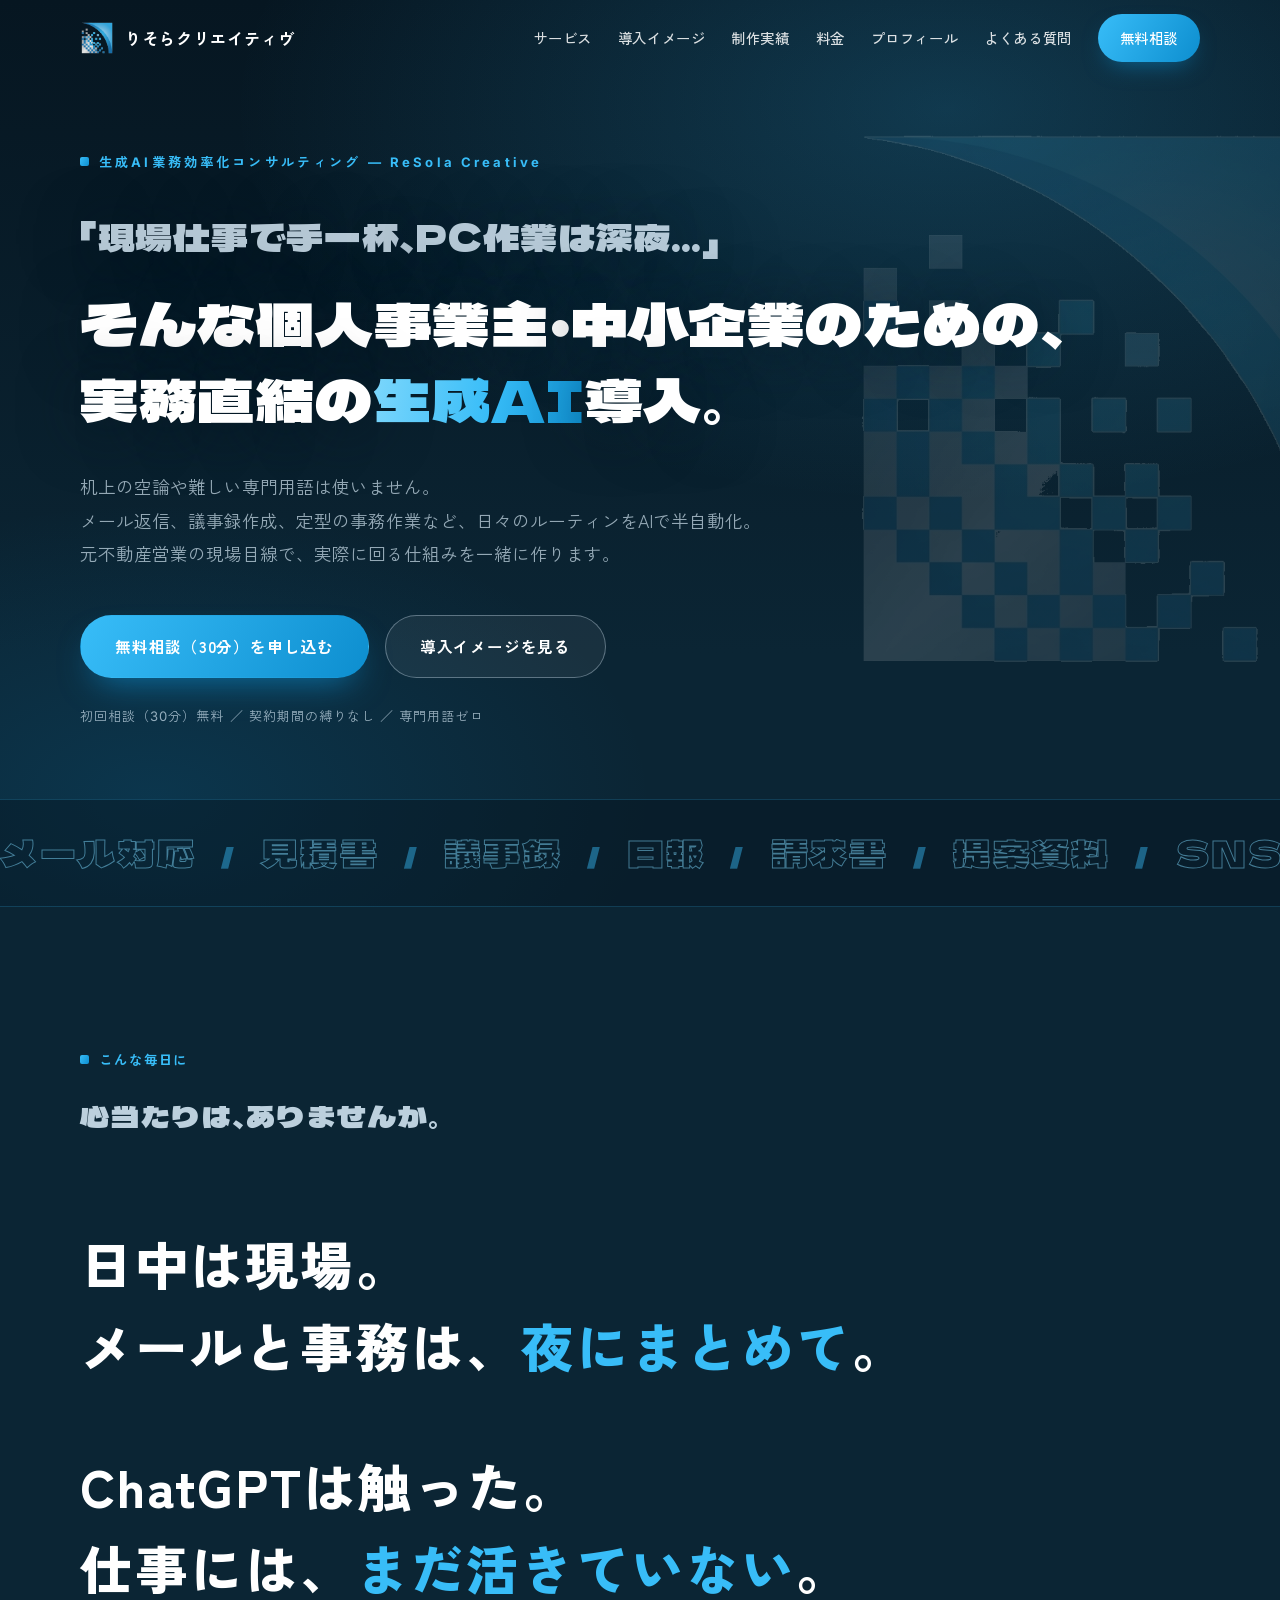
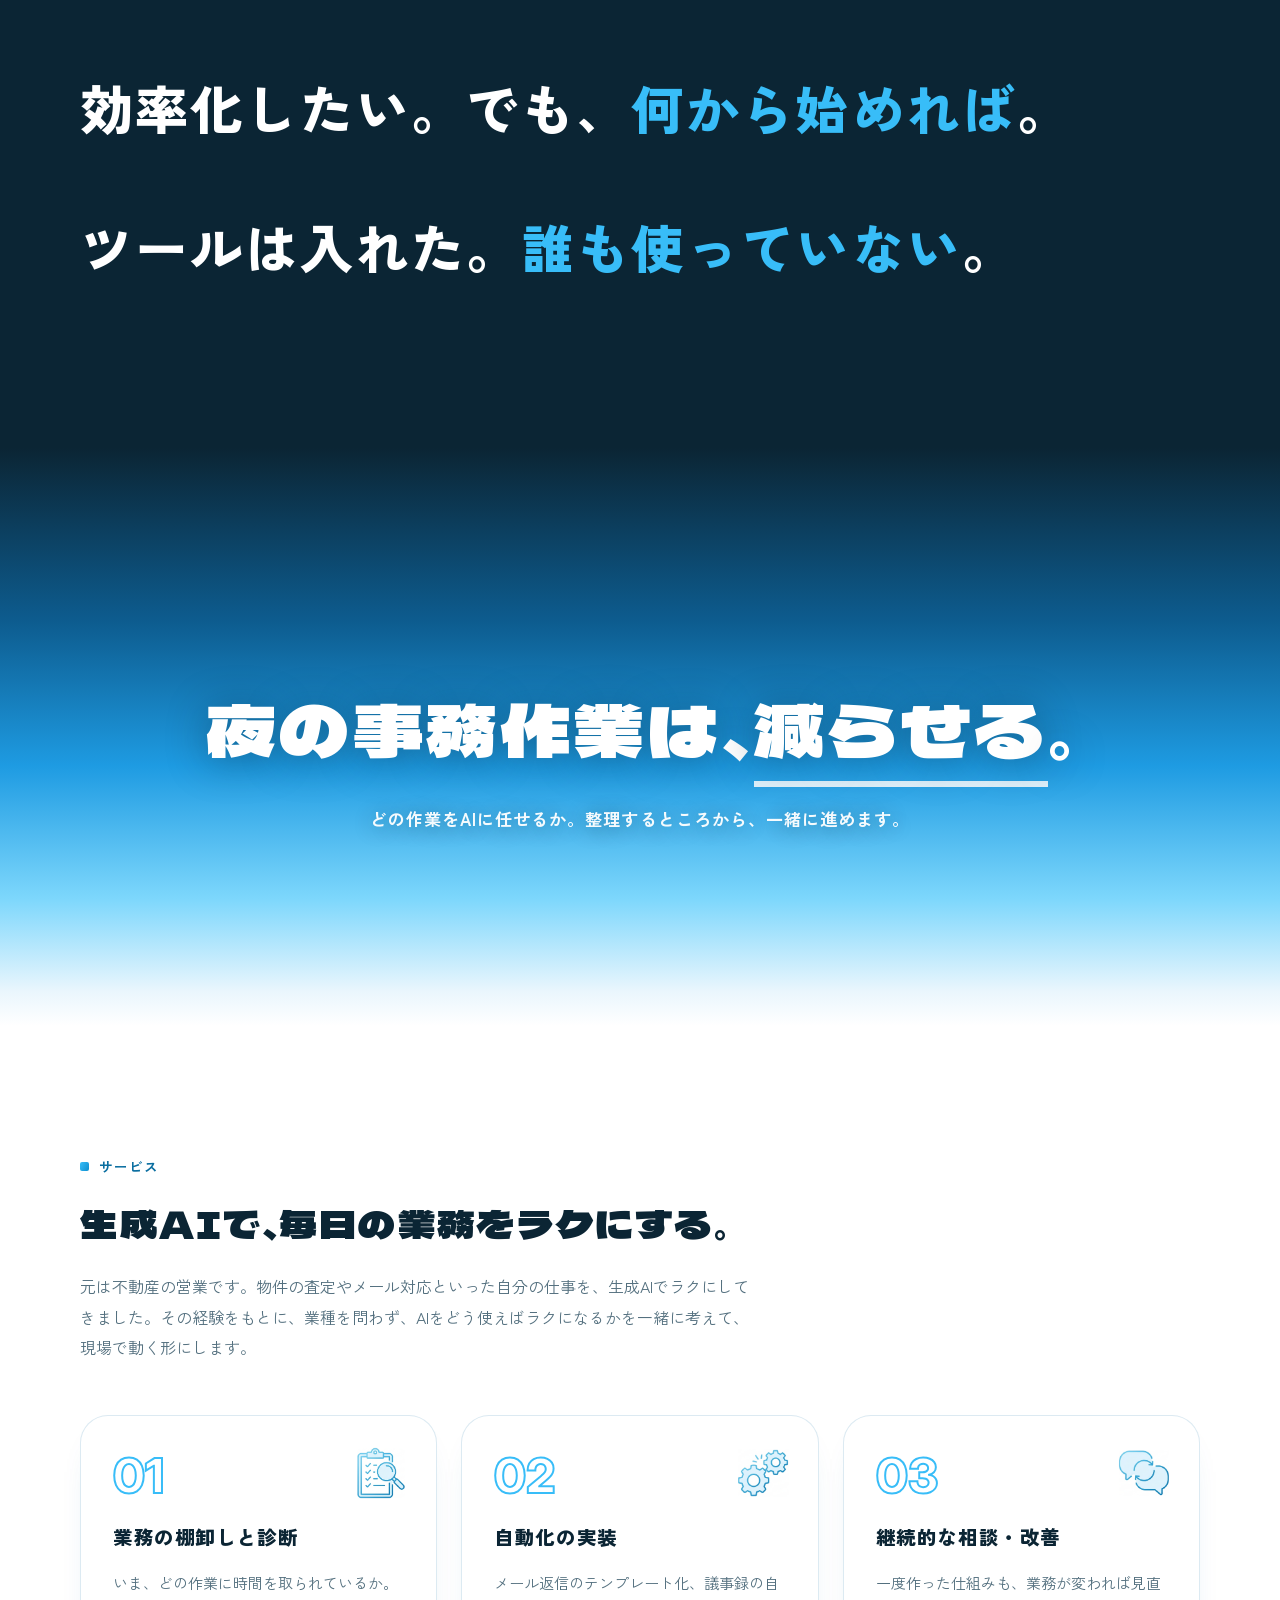
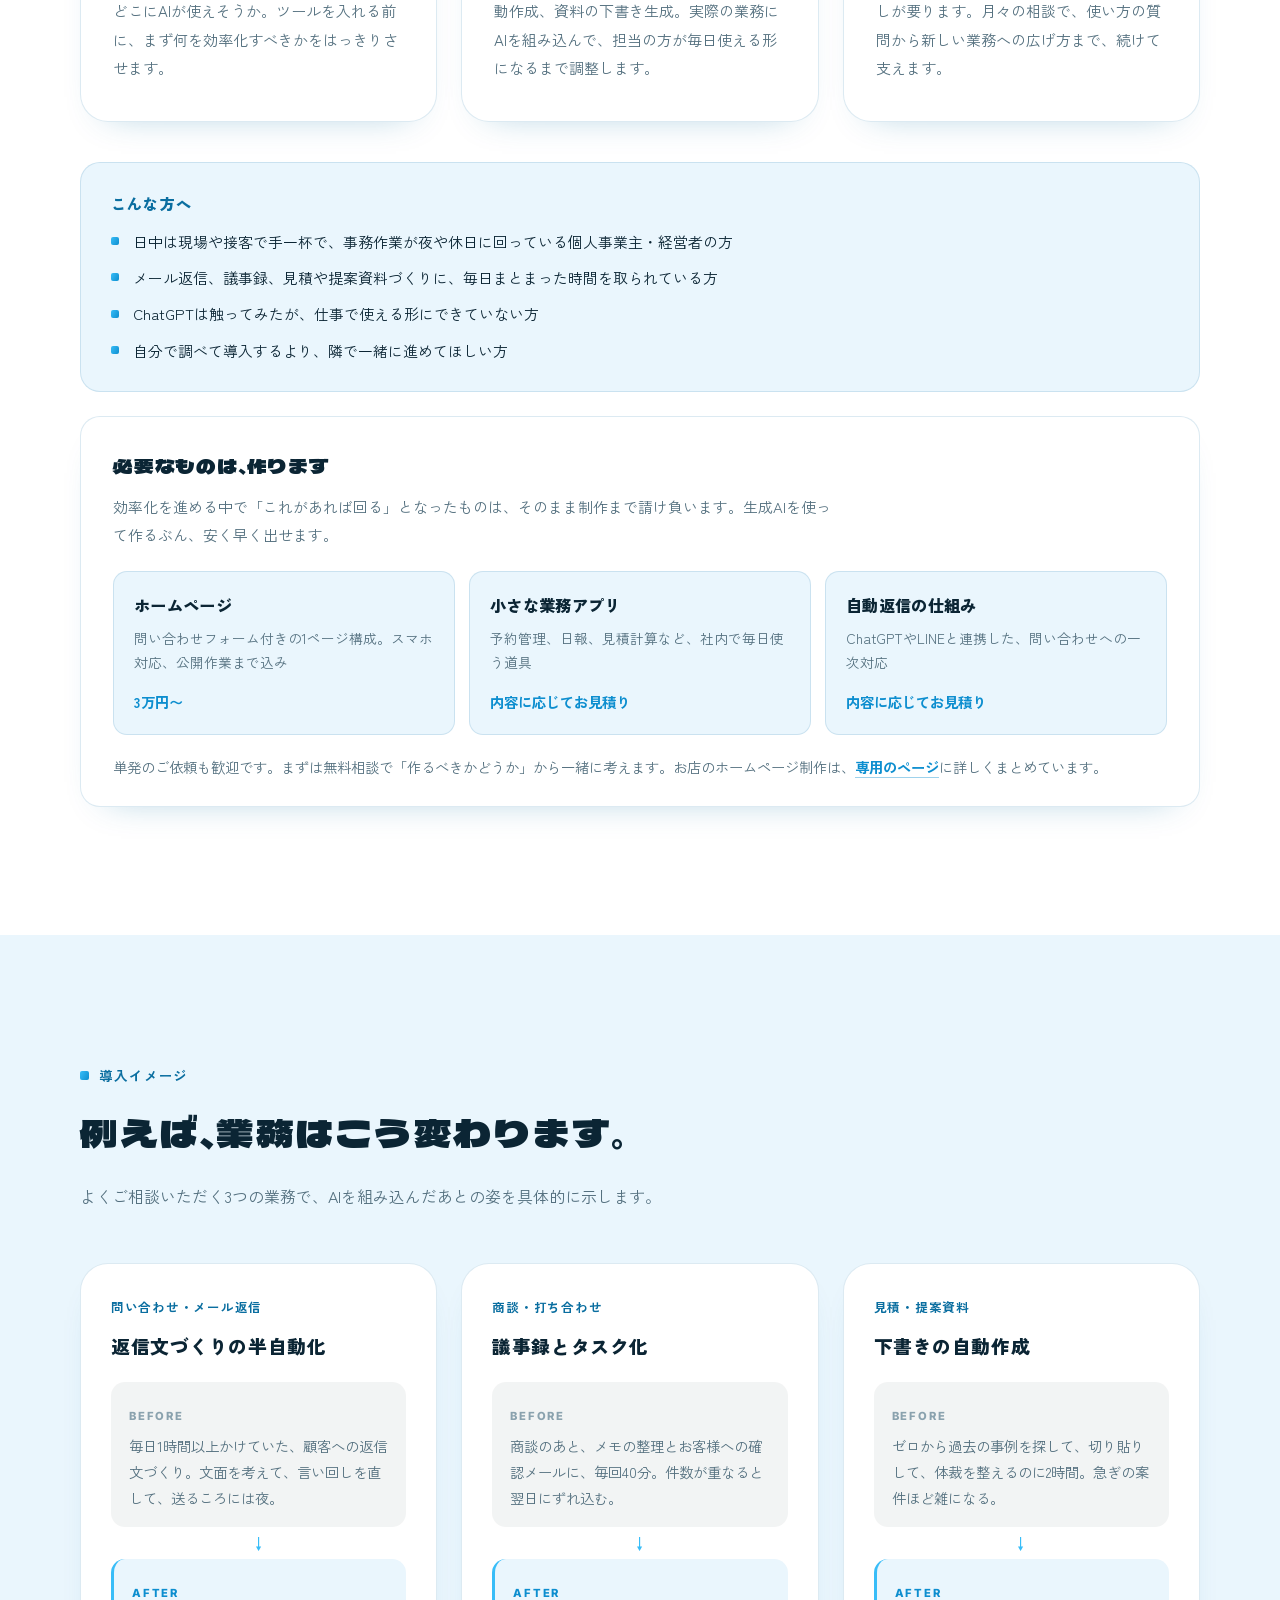
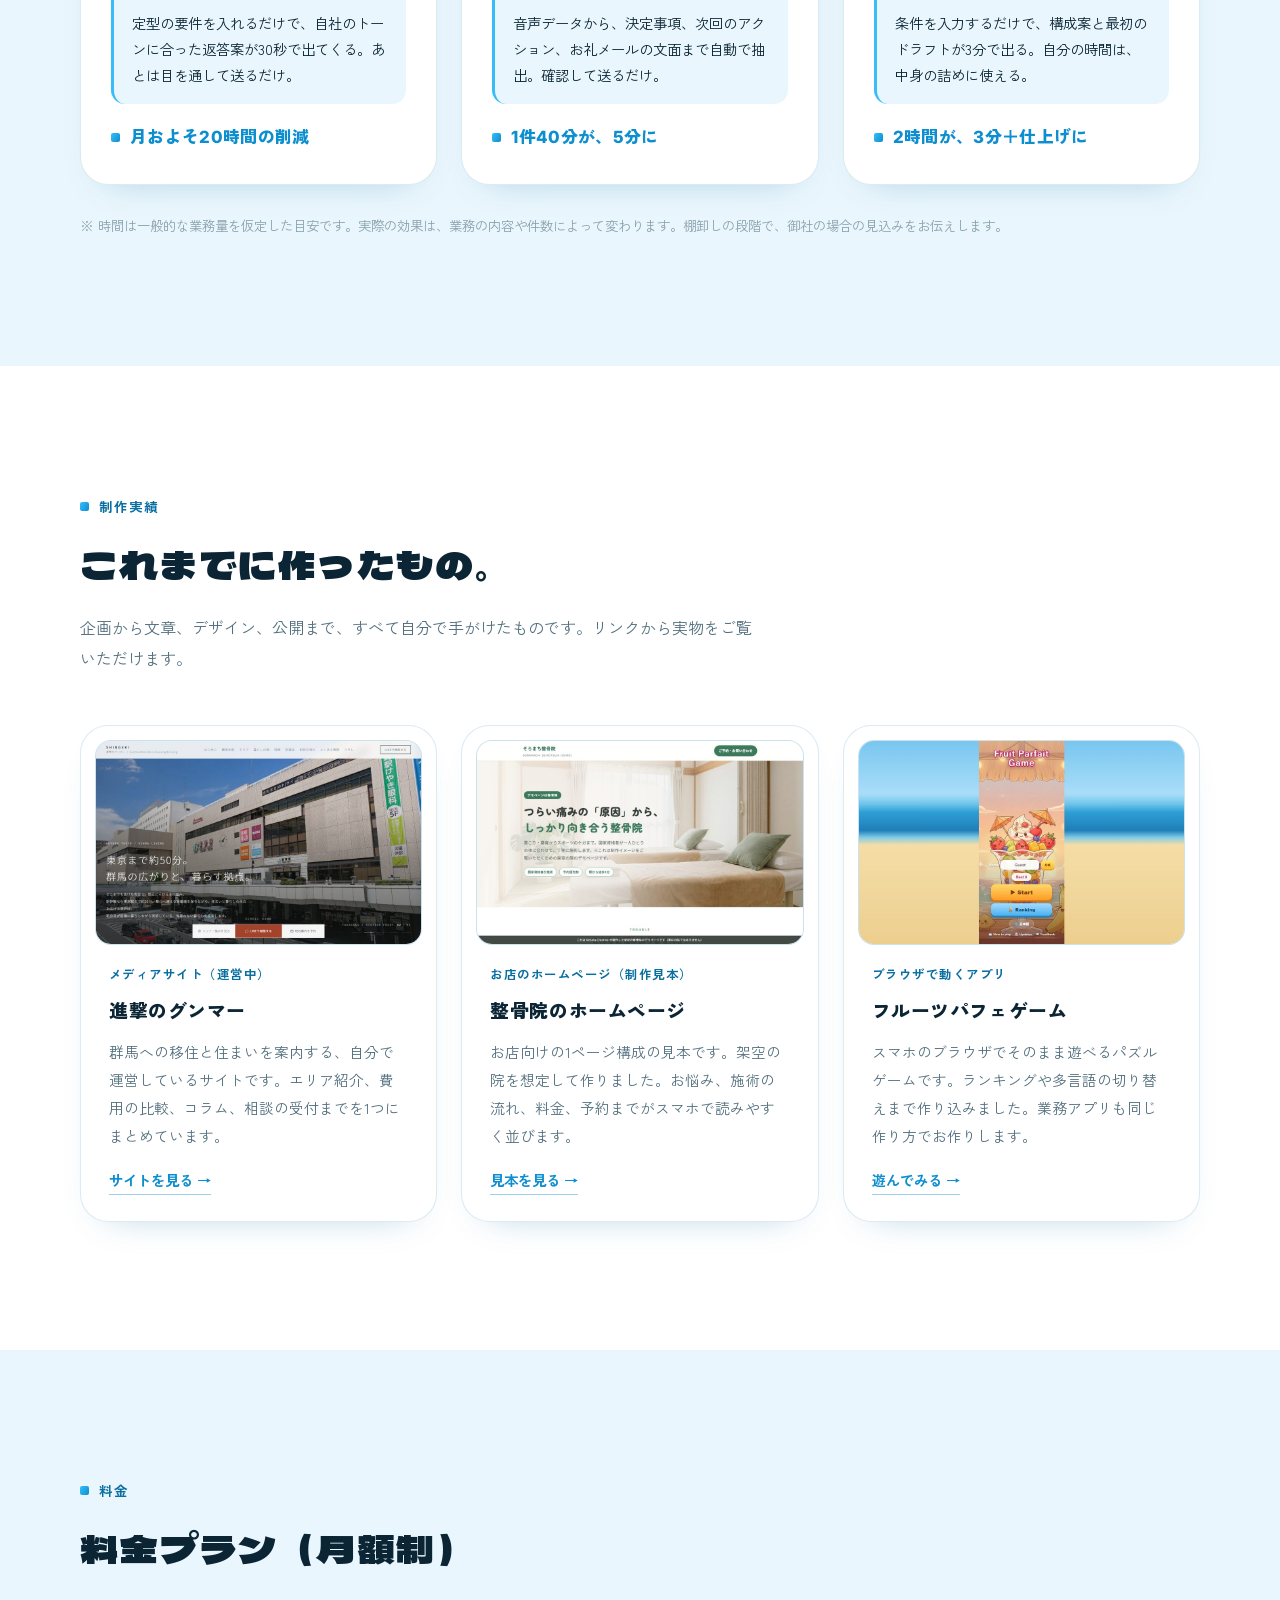
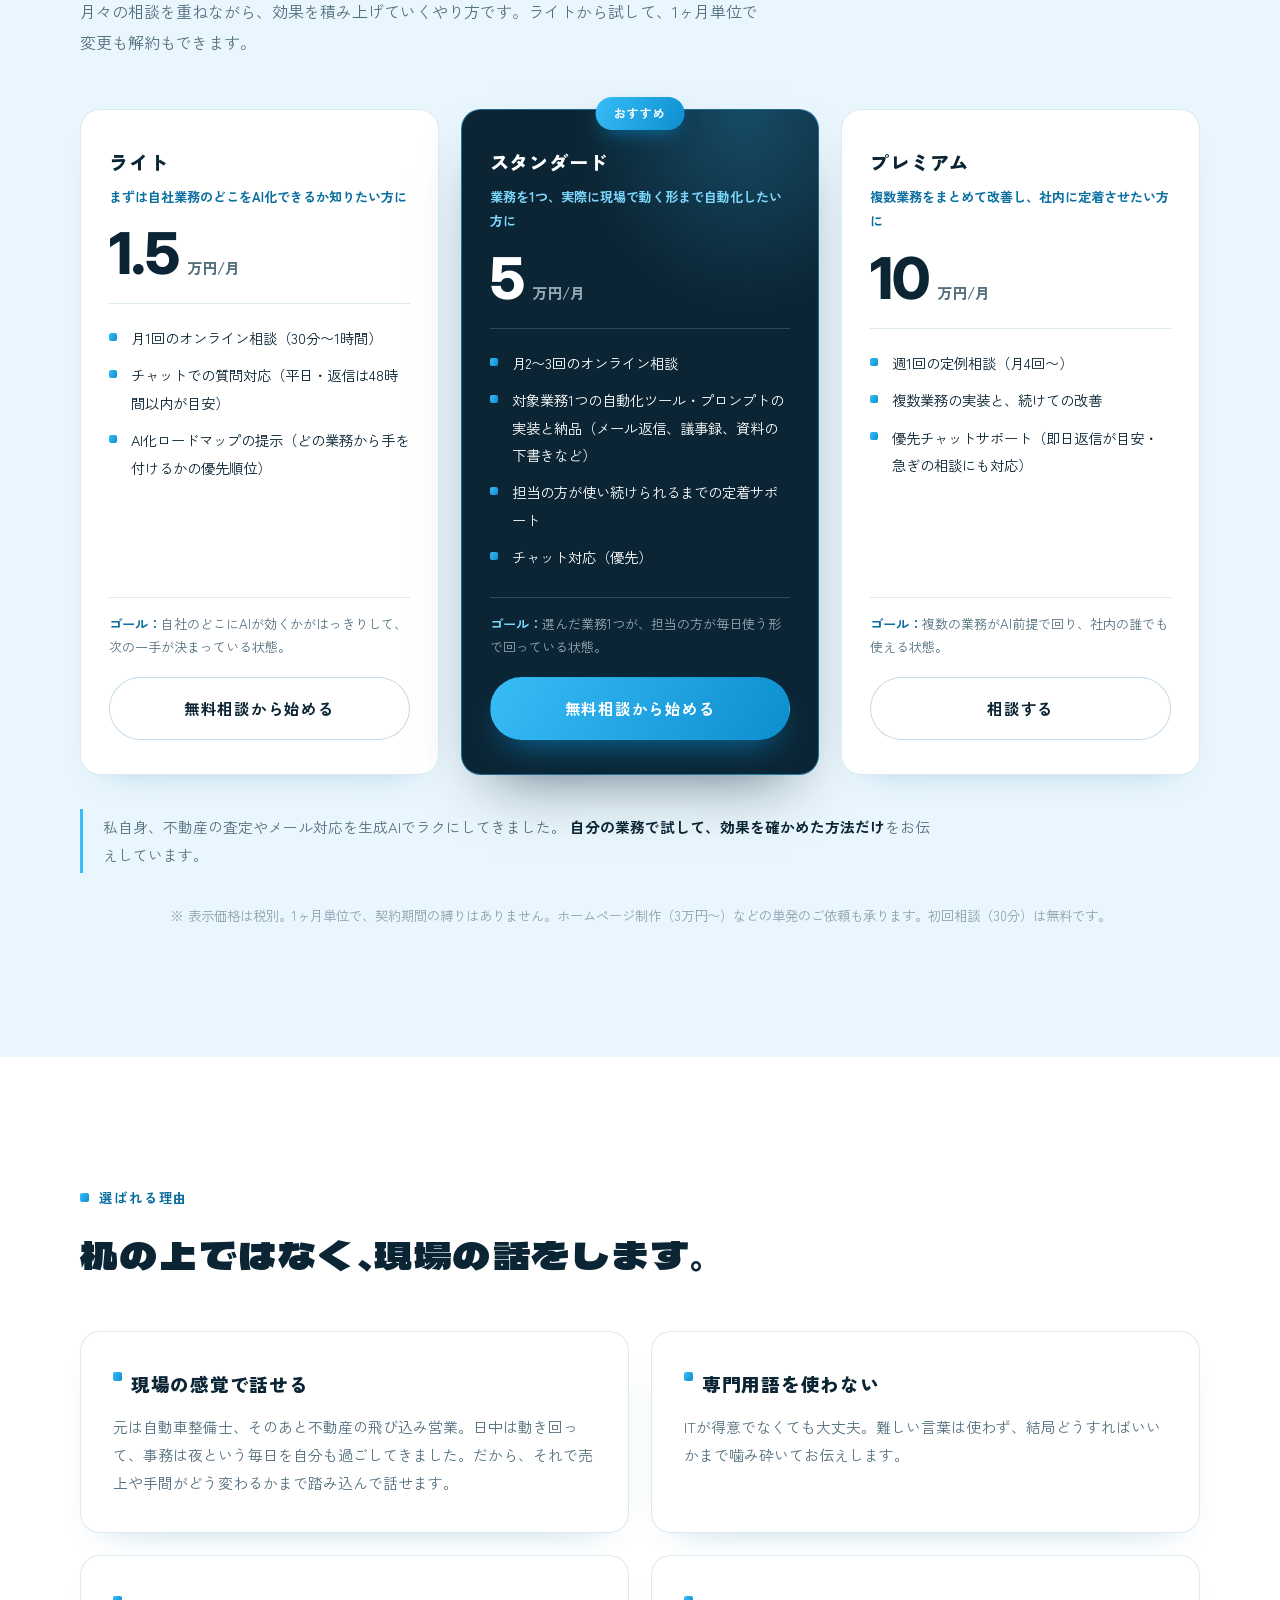
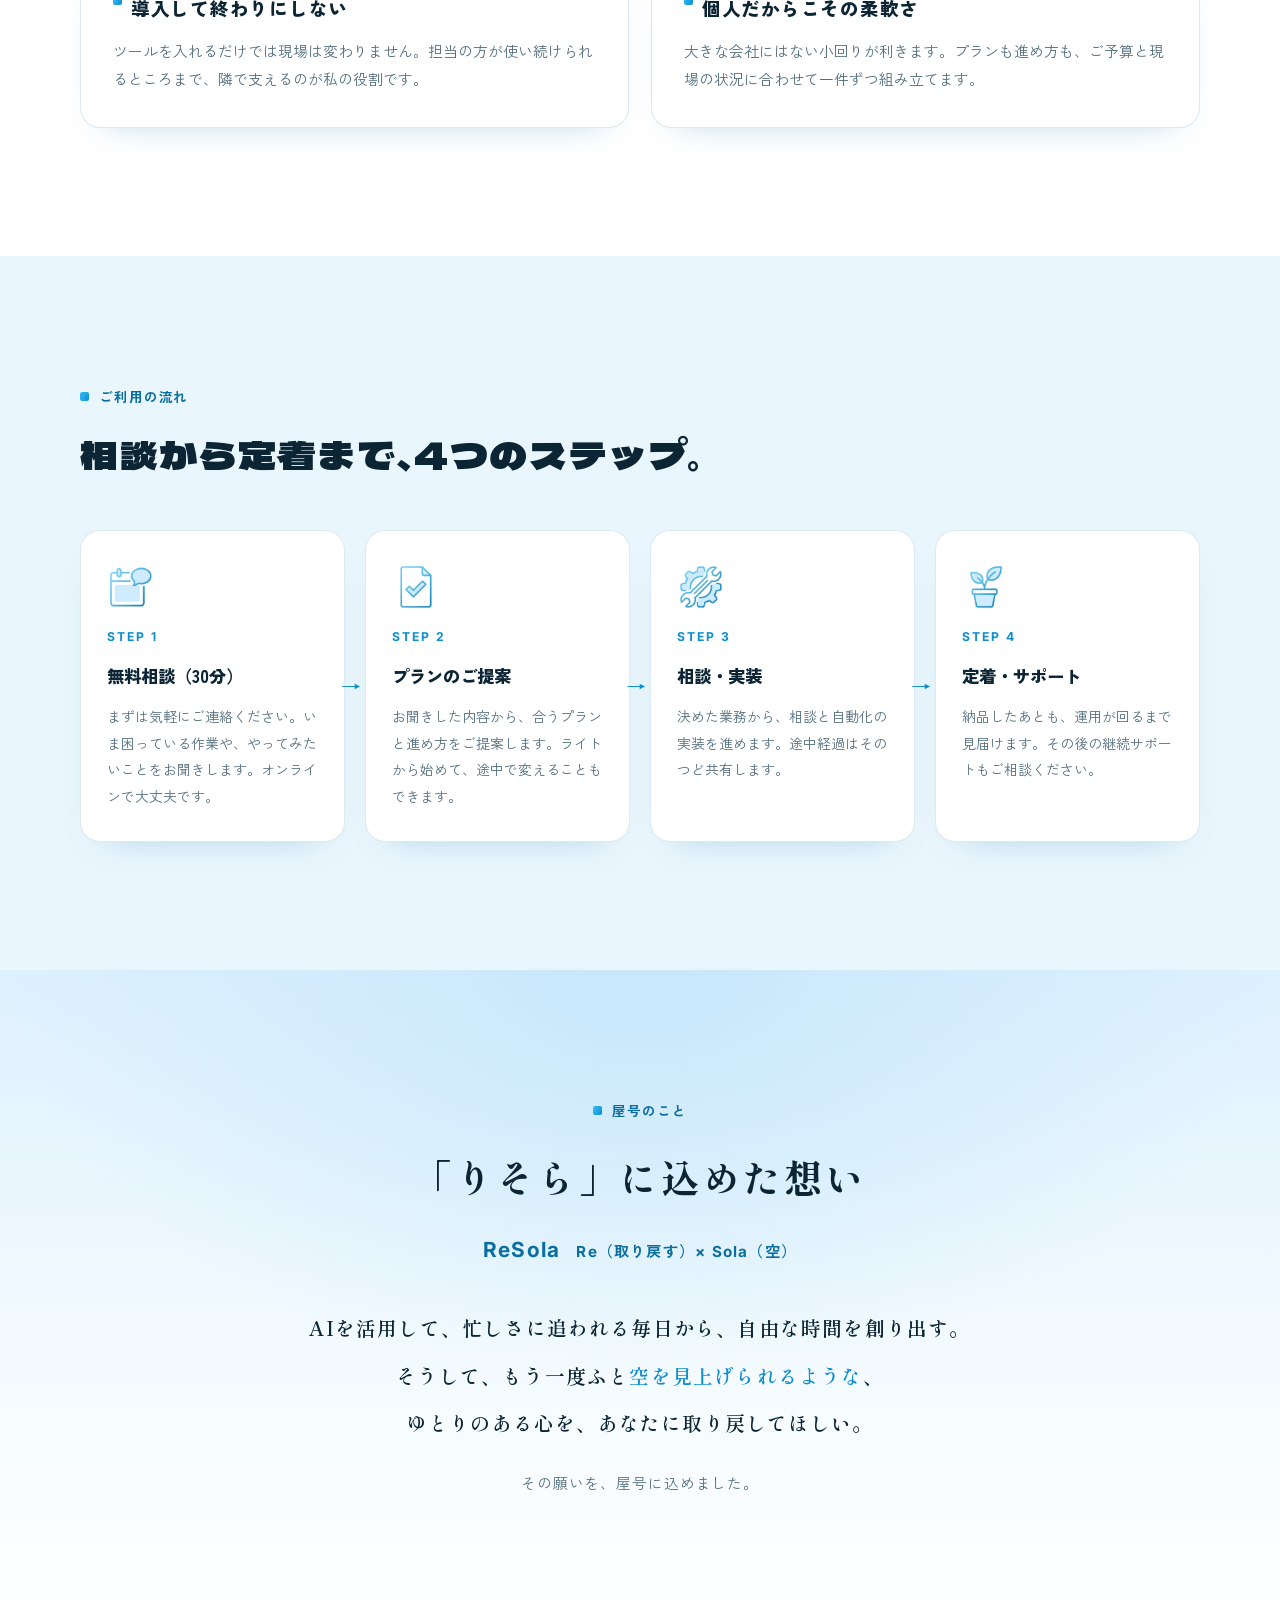
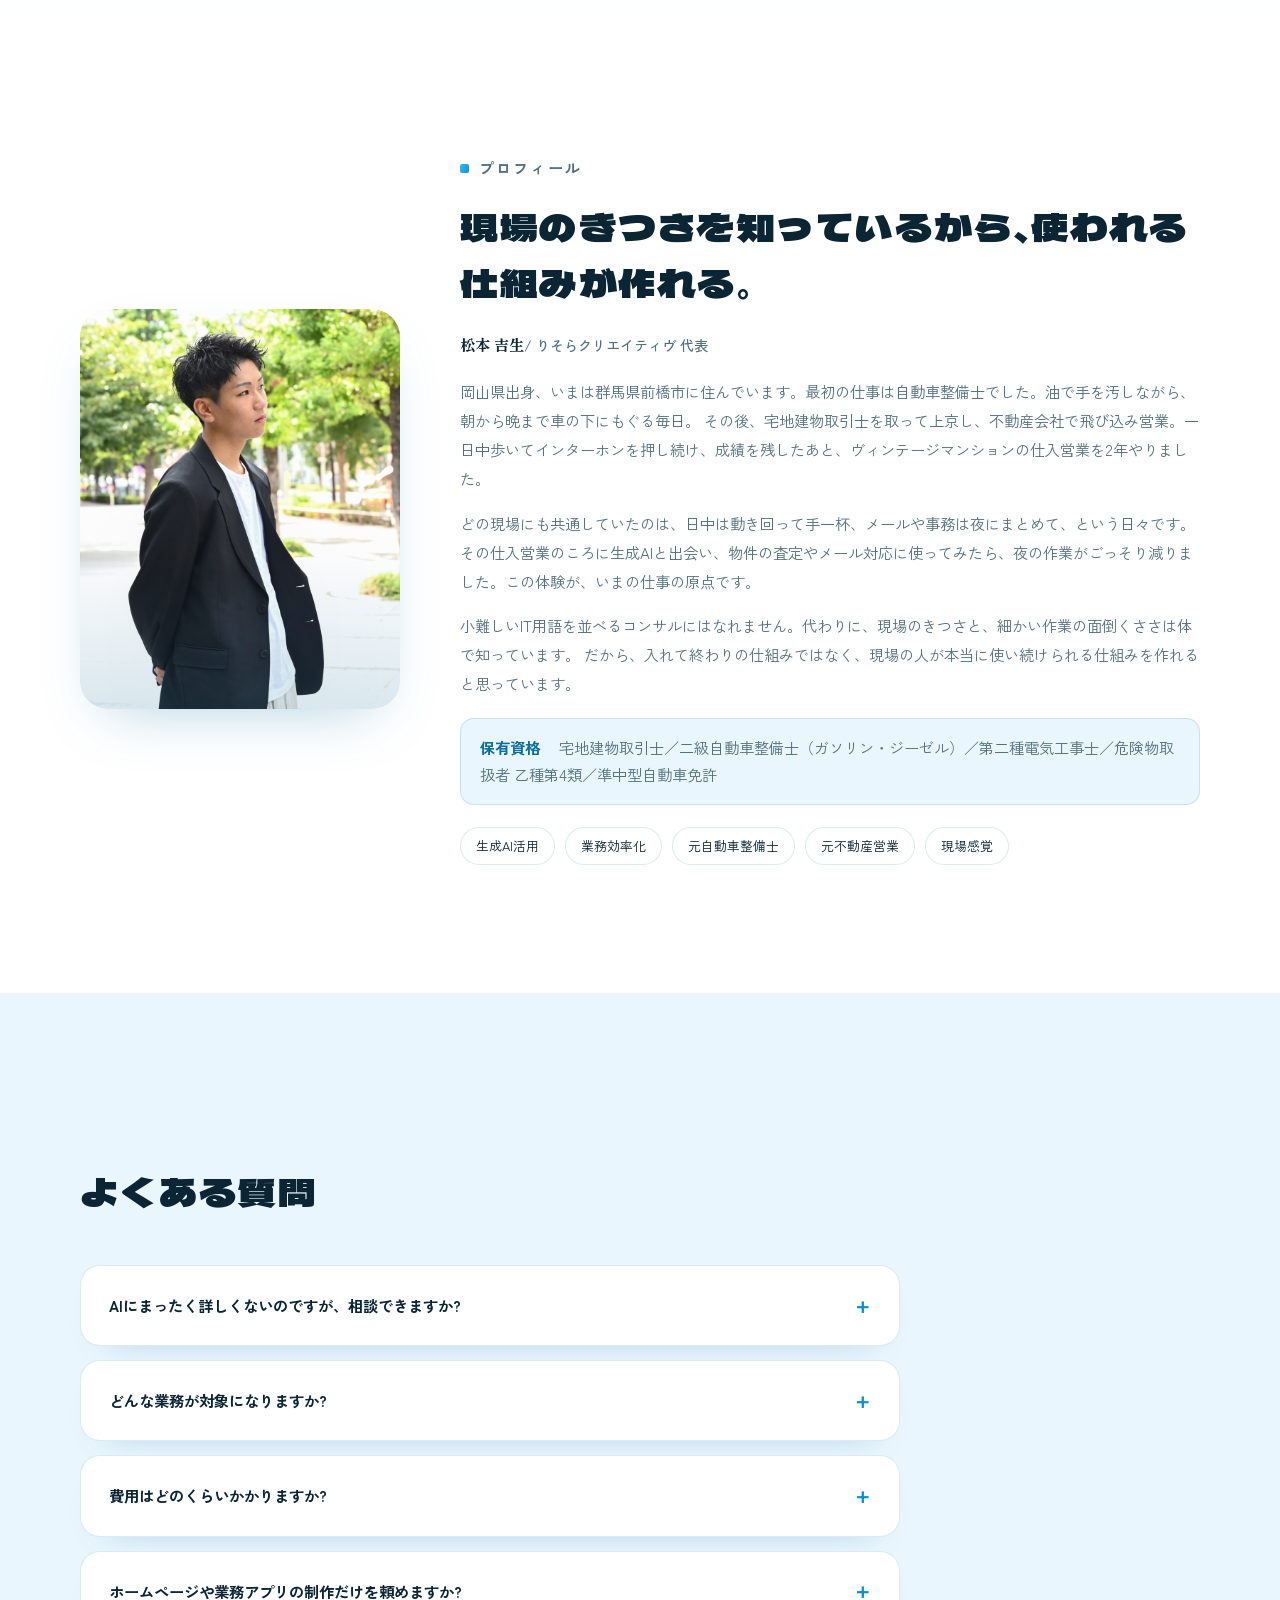
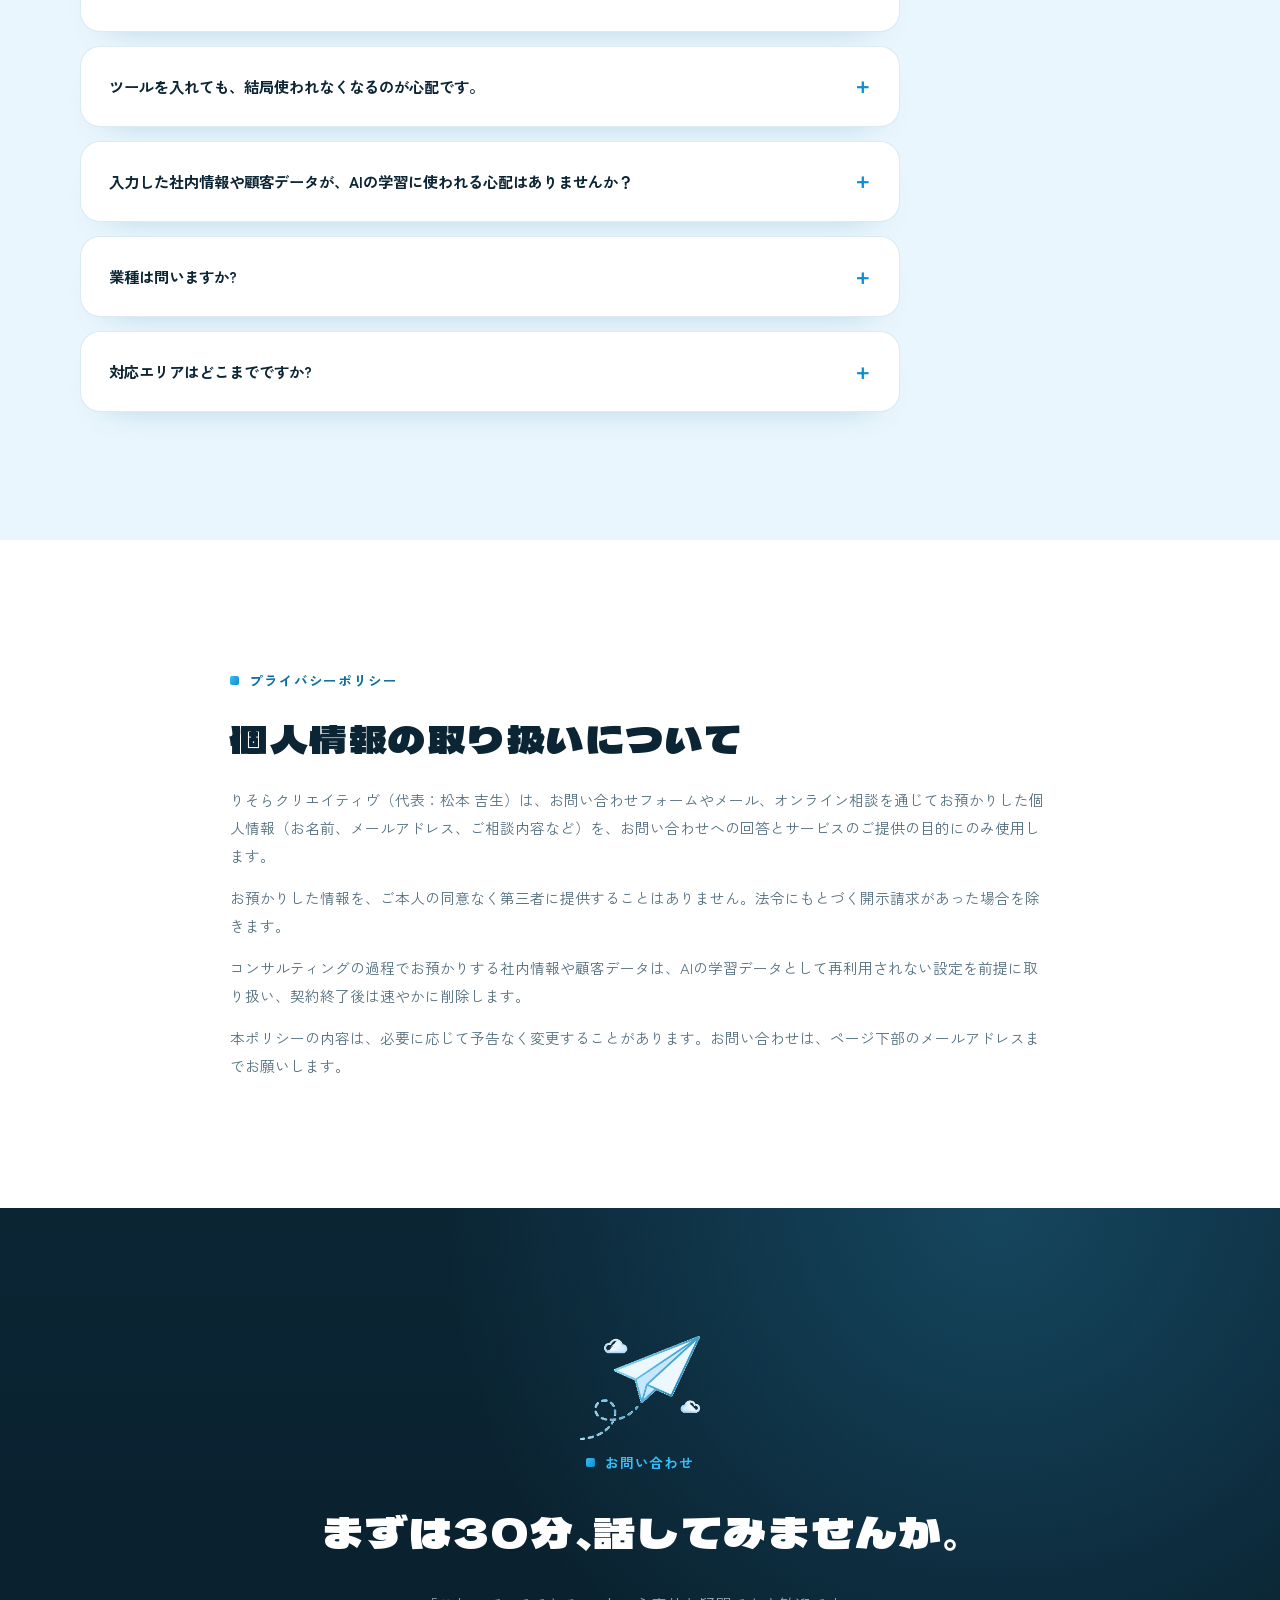
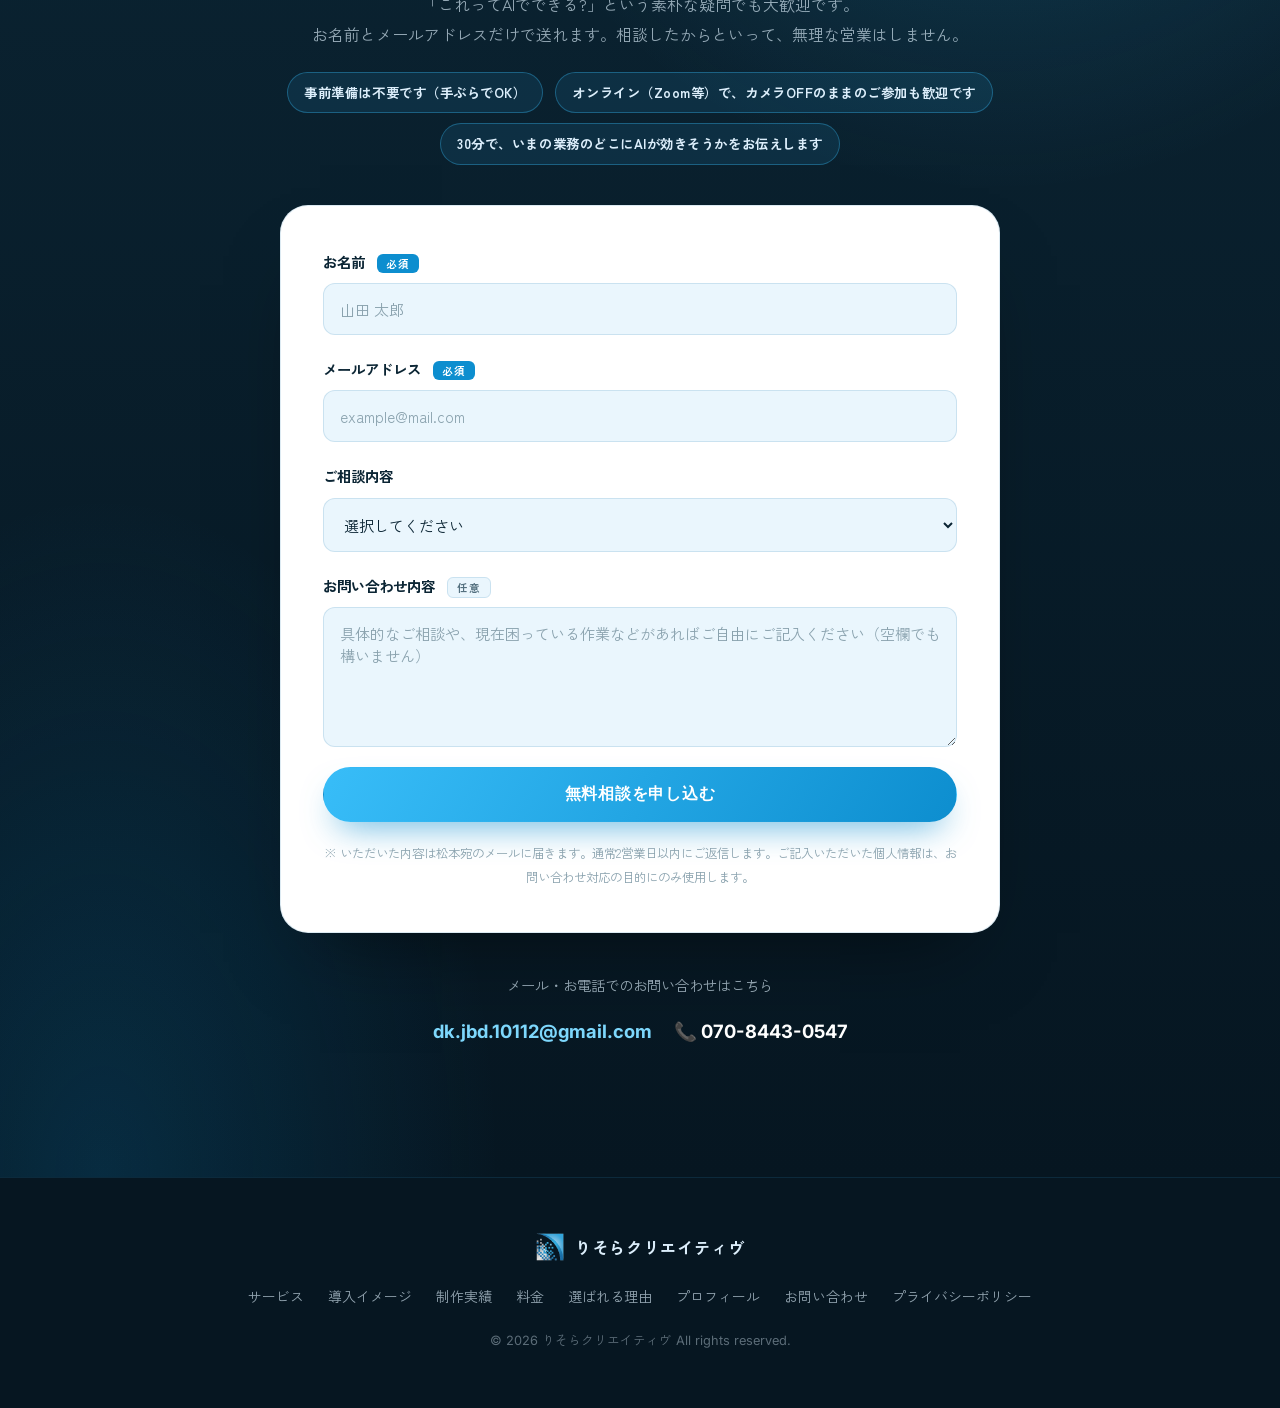
<file: index.html>
<!DOCTYPE html>
<html lang="ja">
<head>
  <meta charset="UTF-8" />
  <meta name="viewport" content="width=device-width, initial-scale=1.0" />
  <title>ReSola Creative（りそらクリエイティヴ）｜ 生成AI業務効率化コンサルティング</title>
  <meta name="description" content="現場仕事で手一杯な個人事業主・中小企業向けの、月額制・生成AI業務効率化コンサルティング。メール返信、議事録、資料作成などの毎日のルーティンをAIで半自動化。元不動産営業の現場目線で、実際に回る仕組みを一緒に作ります。初回相談30分無料。" />
  <!-- OGP / Twitter -->
  <meta property="og:type" content="website" />
  <meta property="og:url" content="https://yocchandayyo.github.io/resola/" />
  <meta property="og:title" content="ReSola Creative｜現場仕事で手一杯な経営者のための、実務直結の生成AI導入" />
  <meta property="og:description" content="メール返信、議事録、資料作成などの毎日のルーティンをAIで半自動化。月額制の生成AI業務効率化コンサルティング。元不動産営業の現場目線で、実際に回る仕組みを一緒に作ります。初回相談30分無料。" />
  <meta property="og:image" content="https://yocchandayyo.github.io/resola/assets/og-image.png" />
  <meta property="og:site_name" content="ReSola Creative" />
  <meta name="twitter:card" content="summary_large_image" />
  <meta name="twitter:title" content="ReSola Creative｜現場仕事で手一杯な経営者のための、実務直結の生成AI導入" />
  <meta name="twitter:description" content="メール返信、議事録、資料作成をAIで半自動化。月額制の生成AI業務効率化コンサルティング。初回相談30分無料。" />
  <meta name="twitter:image" content="https://yocchandayyo.github.io/resola/assets/og-image.png" />
  <link rel="canonical" href="https://yocchandayyo.github.io/resola/" />
  <script type="application/ld+json">
  {
    "@context": "https://schema.org",
    "@type": "ProfessionalService",
    "name": "ReSola Creative（りそらクリエイティヴ）",
    "url": "https://yocchandayyo.github.io/resola/",
    "image": "https://yocchandayyo.github.io/resola/assets/og-image.png",
    "founder": {
      "@type": "Person",
      "name": "松本 吉生"
    },
    "description": "現場仕事で手一杯な個人事業主・中小企業向けの、月額制・生成AI業務効率化コンサルティング。",
    "priceRange": "15,000円〜100,000円",
    "email": "dk.jbd.10112@gmail.com",
    "telephone": "+81-70-8443-0547",
    "address": {
      "@type": "PostalAddress",
      "addressLocality": "前橋市",
      "addressRegion": "群馬県",
      "addressCountry": "JP"
    },
    "areaServed": "JP"
  }
  </script>
  <link rel="preconnect" href="https://fonts.googleapis.com" />
  <link rel="preconnect" href="https://fonts.gstatic.com" crossorigin />
  <link href="https://fonts.googleapis.com/css2?family=Dela+Gothic+One&family=Shippori+Mincho+B1:wght@600;700&family=Zen+Kaku+Gothic+New:wght@400;500;700;900&family=Inter:wght@500;700;800&display=swap" rel="stylesheet" />
  <link rel="icon" type="image/png" href="assets/favicon.png" />
  <link rel="icon" type="image/png" sizes="32x32" href="assets/favicon-32.png" />
  <link rel="apple-touch-icon" href="assets/favicon.png" />
  <link rel="stylesheet" href="styles.css?v=20261112" />
</head>
<body>

  <!-- ===== Header ===== -->
  <header class="header" id="header">
    <div class="container header__inner">
      <a href="#hero" class="logo">
        <img class="logo__img" src="assets/logo-mark.png" alt="ReSola ロゴマーク" />
        <span class="logo__text">りそらクリエイティヴ</span>
      </a>
      <nav class="nav" id="nav">
        <a href="#services">サービス</a>
        <a href="#cases">導入イメージ</a>
        <a href="#works">制作実績</a>
        <a href="#pricing">料金</a>
        <a href="#profile">プロフィール</a>
        <a href="#faq">よくある質問</a>
        <a href="#contact" class="nav__cta">無料相談</a>
      </nav>
      <button class="nav-toggle" id="navToggle" aria-label="メニュー">
        <span></span><span></span><span></span>
      </button>
    </div>
  </header>

  <!-- ===== Hero（夜） ===== -->
  <section class="hero" id="hero">
    <div class="hero__sky" aria-hidden="true">
      <span class="px" style="--x:58%; --y:66%; --s:10px; --t:16s; --d:0s;"></span>
      <span class="px" style="--x:64%; --y:78%; --s:16px; --t:19s; --d:2.2s;"></span>
      <span class="px" style="--x:70%; --y:58%; --s:8px;  --t:14s; --d:4.5s;"></span>
      <span class="px" style="--x:75%; --y:72%; --s:20px; --t:22s; --d:1.4s;"></span>
      <span class="px" style="--x:81%; --y:63%; --s:12px; --t:17s; --d:6s;"></span>
      <span class="px" style="--x:86%; --y:76%; --s:9px;  --t:15s; --d:3.4s;"></span>
      <span class="px" style="--x:90%; --y:57%; --s:14px; --t:20s; --d:0.8s;"></span>
      <span class="px" style="--x:12%; --y:88%; --s:11px; --t:18s; --d:7.2s;"></span>
      <span class="px" style="--x:22%; --y:92%; --s:7px;  --t:13s; --d:5.1s;"></span>
      <span class="px" style="--x:93%; --y:82%; --s:13px; --t:21s; --d:8.4s;"></span>
      <img class="hero__watermark" src="assets/logo-mark.png" alt="" />
    </div>
    <div class="container hero__inner">
      <p class="hero__eyebrow" data-reveal><span class="sq" aria-hidden="true"></span>生成AI業務効率化コンサルティング — ReSola Creative</p>
      <h1 class="hero__title">
        <span class="hero__title-quote">「現場仕事で手一杯、<br class="sp-br" />PC作業は深夜…」</span>
        <span class="hero__title-main"><span class="nw">そんな個人事業主・</span><span class="nw">中小企業のための、</span><br /><span class="nw">実務直結の</span><span class="nw"><em>生成AI</em>導入。</span></span>
      </h1>
      <p class="hero__lead" data-reveal>
        机上の空論や難しい専門用語は使いません。<br class="pc-br" />
        メール返信、議事録作成、定型の事務作業など、日々のルーティンをAIで半自動化。<br class="pc-br" />
        元不動産営業の現場目線で、実際に回る仕組みを一緒に作ります。
      </p>
      <div class="hero__actions" data-reveal>
        <a href="#contact" class="btn btn--primary">無料相談（30分）を申し込む</a>
        <a href="#cases" class="btn btn--ghost">導入イメージを見る</a>
      </div>
      <p class="hero__note" data-reveal>初回相談（30分）無料 ／ 契約期間の縛りなし ／ 専門用語ゼロ</p>
    </div>
    <div class="marquee" aria-hidden="true">
      <div class="marquee__track">
        <div class="marquee__group">
          <span>メール対応</span><span>見積書</span><span>議事録</span><span>日報</span><span>請求書</span><span>提案資料</span><span>SNS投稿</span><span>データ入力</span><span>スケジュール調整</span><span>問い合わせ返信</span>
        </div>
        <div class="marquee__group">
          <span>メール対応</span><span>見積書</span><span>議事録</span><span>日報</span><span>請求書</span><span>提案資料</span><span>SNS投稿</span><span>データ入力</span><span>スケジュール調整</span><span>問い合わせ返信</span>
        </div>
      </div>
    </div>
  </section>

  <!-- ===== Problem（まだ夜） ===== -->
  <section class="section problem" id="problem">
    <div class="container">
      <p class="label label--dark" data-reveal><span class="sq" aria-hidden="true"></span>こんな毎日に</p>
      <h2 class="problem__heading" data-reveal>心当たりは、ありませんか。</h2>
      <div class="problem__lines">
        <p class="pain" data-reveal><span class="nw">日中は現場。</span><span class="nw">メールと事務は、<em>夜にまとめて</em>。</span></p>
        <p class="pain" data-reveal><span class="nw">ChatGPTは触った。</span><span class="nw">仕事には、<em>まだ活きていない</em>。</span></p>
        <p class="pain" data-reveal><span class="nw">効率化したい。</span><span class="nw">でも、<em>何から始めれば</em>。</span></p>
        <p class="pain" data-reveal><span class="nw">ツールは入れた。</span><span class="nw"><em>誰も使っていない</em>。</span></p>
      </div>
    </div>
  </section>

  <!-- ===== Dawn（夜明け） ===== -->
  <section class="dawn" aria-label="メッセージ">
    <div class="dawn__sky" aria-hidden="true">
      <span class="px" style="--x:14%; --y:60%; --s:10px; --t:17s; --d:1s;"></span>
      <span class="px" style="--x:30%; --y:74%; --s:14px; --t:20s; --d:3.5s;"></span>
      <span class="px" style="--x:68%; --y:66%; --s:9px;  --t:15s; --d:2s;"></span>
      <span class="px" style="--x:84%; --y:78%; --s:12px; --t:19s; --d:5s;"></span>
    </div>
    <div class="container dawn__inner">
      <p class="dawn__line" data-reveal>夜の事務作業は、<em>減らせる</em>。</p>
      <p class="dawn__sub" data-reveal>どの作業をAIに任せるか。整理するところから、一緒に進めます。</p>
    </div>
  </section>

  <!-- ===== Services（昼） ===== -->
  <section class="section services" id="services">
    <div class="container">
      <p class="label" data-reveal><span class="sq" aria-hidden="true"></span>サービス</p>
      <h2 class="section__title" data-reveal>生成AIで、毎日の業務をラクにする。</h2>
      <p class="section__lead" data-reveal>元は不動産の営業です。物件の査定やメール対応といった自分の仕事を、生成AIでラクにしてきました。その経験をもとに、業種を問わず、AIをどう使えばラクになるかを一緒に考えて、現場で動く形にします。</p>

      <div class="services__grid">
        <article class="pillar" data-reveal>
          <div class="pillar__no">01</div>
          <div class="pillar__icon"><img src="assets/icon_consulting.png" alt="" loading="lazy" decoding="async" /></div>
          <h3>業務の棚卸しと診断</h3>
          <p>いま、どの作業に時間を取られているか。どこにAIが使えそうか。ツールを入れる前に、まず何を効率化すべきかをはっきりさせます。</p>
        </article>
        <article class="pillar" data-reveal>
          <div class="pillar__no">02</div>
          <div class="pillar__icon"><img src="assets/icon_integration.png" alt="" loading="lazy" decoding="async" /></div>
          <h3>自動化の実装</h3>
          <p>メール返信のテンプレート化、議事録の自動作成、資料の下書き生成。実際の業務にAIを組み込んで、担当の方が毎日使える形になるまで調整します。</p>
        </article>
        <article class="pillar" data-reveal>
          <div class="pillar__no">03</div>
          <div class="pillar__icon"><img src="assets/icon_support.png" alt="" loading="lazy" decoding="async" /></div>
          <h3>継続的な相談・改善</h3>
          <p>一度作った仕組みも、業務が変われば見直しが要ります。月々の相談で、使い方の質問から新しい業務への広げ方まで、続けて支えます。</p>
        </article>
      </div>

      <div class="services__for" data-reveal>
        <p class="services__for-title">こんな方へ</p>
        <ul>
          <li>日中は現場や接客で手一杯で、事務作業が夜や休日に回っている個人事業主・経営者の方</li>
          <li>メール返信、議事録、見積や提案資料づくりに、毎日まとまった時間を取られている方</li>
          <li>ChatGPTは触ってみたが、仕事で使える形にできていない方</li>
          <li>自分で調べて導入するより、隣で一緒に進めてほしい方</li>
        </ul>
      </div>

      <div class="services__make" data-reveal>
        <div class="services__make-head">
          <p class="services__make-title">必要なものは、作ります</p>
          <p class="services__make-lead">効率化を進める中で「これがあれば回る」となったものは、そのまま制作まで請け負います。生成AIを使って作るぶん、安く早く出せます。</p>
        </div>
        <ul class="services__make-list">
          <li><strong>ホームページ</strong><span>問い合わせフォーム付きの1ページ構成。スマホ対応、公開作業まで込み</span><em>3万円〜</em></li>
          <li><strong>小さな業務アプリ</strong><span>予約管理、日報、見積計算など、社内で毎日使う道具</span><em>内容に応じてお見積り</em></li>
          <li><strong>自動返信の仕組み</strong><span>ChatGPTやLINEと連携した、問い合わせへの一次対応</span><em>内容に応じてお見積り</em></li>
        </ul>
        <p class="services__make-note">単発のご依頼も歓迎です。まずは無料相談で「作るべきかどうか」から一緒に考えます。お店のホームページ制作は、<a class="text-link" href="shop/">専用のページ</a>に詳しくまとめています。</p>
      </div>
    </div>
  </section>

  <!-- ===== Cases（導入イメージ Before/After） ===== -->
  <section class="section cases" id="cases">
    <div class="container">
      <p class="label" data-reveal><span class="sq" aria-hidden="true"></span>導入イメージ</p>
      <h2 class="section__title" data-reveal>例えば、業務はこう変わります。</h2>
      <p class="section__lead" data-reveal>よくご相談いただく3つの業務で、AIを組み込んだあとの姿を具体的に示します。</p>

      <div class="cases__grid">
        <article class="case" data-reveal>
          <p class="case__kind">問い合わせ・メール返信</p>
          <h3>返信文づくりの半自動化</h3>
          <div class="case__row case__row--before">
            <span class="case__tag">Before</span>
            <p>毎日1時間以上かけていた、顧客への返信文づくり。文面を考えて、言い回しを直して、送るころには夜。</p>
          </div>
          <div class="case__arrow" aria-hidden="true">↓</div>
          <div class="case__row case__row--after">
            <span class="case__tag">After</span>
            <p>定型の要件を入れるだけで、自社のトーンに合った返答案が30秒で出てくる。あとは目を通して送るだけ。</p>
          </div>
          <p class="case__gain">月およそ20時間の削減</p>
        </article>

        <article class="case" data-reveal>
          <p class="case__kind">商談・打ち合わせ</p>
          <h3>議事録とタスク化</h3>
          <div class="case__row case__row--before">
            <span class="case__tag">Before</span>
            <p>商談のあと、メモの整理とお客様への確認メールに、毎回40分。件数が重なると翌日にずれ込む。</p>
          </div>
          <div class="case__arrow" aria-hidden="true">↓</div>
          <div class="case__row case__row--after">
            <span class="case__tag">After</span>
            <p>音声データから、決定事項、次回のアクション、お礼メールの文面まで自動で抽出。確認して送るだけ。</p>
          </div>
          <p class="case__gain">1件40分が、5分に</p>
        </article>

        <article class="case" data-reveal>
          <p class="case__kind">見積・提案資料</p>
          <h3>下書きの自動作成</h3>
          <div class="case__row case__row--before">
            <span class="case__tag">Before</span>
            <p>ゼロから過去の事例を探して、切り貼りして、体裁を整えるのに2時間。急ぎの案件ほど雑になる。</p>
          </div>
          <div class="case__arrow" aria-hidden="true">↓</div>
          <div class="case__row case__row--after">
            <span class="case__tag">After</span>
            <p>条件を入力するだけで、構成案と最初のドラフトが3分で出る。自分の時間は、中身の詰めに使える。</p>
          </div>
          <p class="case__gain">2時間が、3分＋仕上げに</p>
        </article>
      </div>

      <p class="cases__note" data-reveal>※ 時間は一般的な業務量を仮定した目安です。実際の効果は、業務の内容や件数によって変わります。棚卸しの段階で、御社の場合の見込みをお伝えします。</p>
    </div>
  </section>

  <!-- ===== Works（制作実績） ===== -->
  <section class="section works" id="works">
    <div class="container">
      <p class="label" data-reveal><span class="sq" aria-hidden="true"></span>制作実績</p>
      <h2 class="section__title" data-reveal>これまでに作ったもの。</h2>
      <p class="section__lead" data-reveal>企画から文章、デザイン、公開まで、すべて自分で手がけたものです。リンクから実物をご覧いただけます。</p>

      <div class="works__grid">
        <article class="work" data-reveal>
          <a class="work__shot" href="https://shingeki-gunma.com" target="_blank" rel="noopener">
            <img src="assets/works/gunma.jpg" alt="進撃のグンマー 公式サイトの画面" width="960" height="600" loading="lazy" decoding="async" />
          </a>
          <p class="work__kind">メディアサイト（運営中）</p>
          <h3>進撃のグンマー</h3>
          <p>群馬への移住と住まいを案内する、自分で運営しているサイトです。エリア紹介、費用の比較、コラム、相談の受付までを1つにまとめています。</p>
          <a class="work__link" href="https://shingeki-gunma.com" target="_blank" rel="noopener">サイトを見る</a>
        </article>

        <article class="work" data-reveal>
          <a class="work__shot" href="demo/seikotsuin/" target="_blank" rel="noopener">
            <img src="assets/works/seikotsu.jpg" alt="整骨院向けホームページの制作見本の画面" width="960" height="600" loading="lazy" decoding="async" />
          </a>
          <p class="work__kind">お店のホームページ（制作見本）</p>
          <h3>整骨院のホームページ</h3>
          <p>お店向けの1ページ構成の見本です。架空の院を想定して作りました。お悩み、施術の流れ、料金、予約までがスマホで読みやすく並びます。</p>
          <a class="work__link" href="demo/seikotsuin/" target="_blank" rel="noopener">見本を見る</a>
        </article>

        <article class="work" data-reveal>
          <a class="work__shot" href="https://yocchandayyo.github.io/parfait-curling/" target="_blank" rel="noopener">
            <img src="assets/works/parfait.jpg" alt="フルーツパフェゲームの画面" width="960" height="600" loading="lazy" decoding="async" />
          </a>
          <p class="work__kind">ブラウザで動くアプリ</p>
          <h3>フルーツパフェゲーム</h3>
          <p>スマホのブラウザでそのまま遊べるパズルゲームです。ランキングや多言語の切り替えまで作り込みました。業務アプリも同じ作り方でお作りします。</p>
          <a class="work__link" href="https://yocchandayyo.github.io/parfait-curling/" target="_blank" rel="noopener">遊んでみる</a>
        </article>
      </div>
    </div>
  </section>

  <!-- ===== Pricing ===== -->
  <section class="section pricing" id="pricing">
    <div class="container">
      <p class="label" data-reveal><span class="sq" aria-hidden="true"></span>料金</p>
      <h2 class="section__title" data-reveal>料金プラン（月額制）</h2>
      <p class="section__lead" data-reveal>月々の相談を重ねながら、効果を積み上げていくやり方です。ライトから試して、1ヶ月単位で変更も解約もできます。</p>

      <div class="pricing__grid">
        <article class="plan-card" data-reveal>
          <h3 class="plan-card__name">ライト</h3>
          <p class="plan-card__tagline">まずは自社業務のどこをAI化できるか知りたい方に</p>
          <p class="plan-card__price"><span class="plan-card__price-num">1.5</span><span class="plan-card__price-unit">万円/月</span></p>
          <ul class="plan-card__list">
            <li>月1回のオンライン相談（30分〜1時間）</li>
            <li>チャットでの質問対応（平日・返信は48時間以内が目安）</li>
            <li>AI化ロードマップの提示（どの業務から手を付けるかの優先順位）</li>
          </ul>
          <p class="plan-card__for"><strong>ゴール：</strong>自社のどこにAIが効くかがはっきりして、次の一手が決まっている状態。</p>
          <a href="#contact" class="btn btn--ghost btn--block">無料相談から始める</a>
        </article>

        <article class="plan-card plan-card--feature" data-reveal>
          <span class="plan-card__badge">おすすめ</span>
          <h3 class="plan-card__name">スタンダード</h3>
          <p class="plan-card__tagline">業務を1つ、実際に現場で動く形まで自動化したい方に</p>
          <p class="plan-card__price"><span class="plan-card__price-num">5</span><span class="plan-card__price-unit">万円/月</span></p>
          <ul class="plan-card__list">
            <li>月2〜3回のオンライン相談</li>
            <li>対象業務1つの自動化ツール・プロンプトの実装と納品（メール返信、議事録、資料の下書きなど）</li>
            <li>担当の方が使い続けられるまでの定着サポート</li>
            <li>チャット対応（優先）</li>
          </ul>
          <p class="plan-card__for"><strong>ゴール：</strong>選んだ業務1つが、担当の方が毎日使う形で回っている状態。</p>
          <a href="#contact" class="btn btn--primary btn--block">無料相談から始める</a>
        </article>

        <article class="plan-card" data-reveal>
          <h3 class="plan-card__name">プレミアム</h3>
          <p class="plan-card__tagline">複数業務をまとめて改善し、社内に定着させたい方に</p>
          <p class="plan-card__price"><span class="plan-card__price-num">10</span><span class="plan-card__price-unit">万円/月</span></p>
          <ul class="plan-card__list">
            <li>週1回の定例相談（月4回〜）</li>
            <li>複数業務の実装と、続けての改善</li>
            <li>優先チャットサポート（即日返信が目安・急ぎの相談にも対応）</li>
          </ul>
          <p class="plan-card__for"><strong>ゴール：</strong>複数の業務がAI前提で回り、社内の誰でも使える状態。</p>
          <a href="#contact" class="btn btn--ghost btn--block">相談する</a>
        </article>
      </div>

      <p class="pkg-honest" data-reveal>
        私自身、不動産の査定やメール対応を生成AIでラクにしてきました。
        <strong>自分の業務で試して、効果を確かめた方法だけ</strong>をお伝えしています。
      </p>

      <p class="pricing__note" data-reveal>※ 表示価格は税別。1ヶ月単位で、契約期間の縛りはありません。ホームページ制作（3万円〜）などの単発のご依頼も承ります。初回相談（30分）は無料です。</p>
    </div>
  </section>

  <!-- ===== Reasons ===== -->
  <section class="section reasons" id="reasons">
    <div class="container">
      <p class="label" data-reveal><span class="sq" aria-hidden="true"></span>選ばれる理由</p>
      <h2 class="section__title" data-reveal>机の上ではなく、現場の話をします。</h2>
      <div class="reasons__grid">
        <div class="reason" data-reveal>
          <h3>現場の感覚で話せる</h3>
          <p>元は自動車整備士、そのあと不動産の飛び込み営業。日中は動き回って、事務は夜という毎日を自分も過ごしてきました。だから、それで売上や手間がどう変わるかまで踏み込んで話せます。</p>
        </div>
        <div class="reason" data-reveal>
          <h3>専門用語を使わない</h3>
          <p>ITが得意でなくても大丈夫。難しい言葉は使わず、結局どうすればいいかまで噛み砕いてお伝えします。</p>
        </div>
        <div class="reason" data-reveal>
          <h3>導入して終わりにしない</h3>
          <p>ツールを入れるだけでは現場は変わりません。担当の方が使い続けられるところまで、隣で支えるのが私の役割です。</p>
        </div>
        <div class="reason" data-reveal>
          <h3>個人だからこその柔軟さ</h3>
          <p>大きな会社にはない小回りが利きます。プランも進め方も、ご予算と現場の状況に合わせて一件ずつ組み立てます。</p>
        </div>
      </div>
    </div>
  </section>

  <!-- ===== Flow ===== -->
  <section class="section flow" id="flow">
    <div class="container">
      <p class="label" data-reveal><span class="sq" aria-hidden="true"></span>ご利用の流れ</p>
      <h2 class="section__title" data-reveal>相談から定着まで、4つのステップ。</h2>
      <ol class="flow__list">
        <li class="flow__step" data-reveal>
          <img class="flow__step-icon" src="assets/flow_consult.png" alt="" loading="lazy" decoding="async" />
          <div class="flow__step-no">STEP 1</div>
          <h3>無料相談（30分）</h3>
          <p>まずは気軽にご連絡ください。いま困っている作業や、やってみたいことをお聞きします。オンラインで大丈夫です。</p>
        </li>
        <li class="flow__step" data-reveal>
          <img class="flow__step-icon" src="assets/flow_plan.png" alt="" loading="lazy" decoding="async" />
          <div class="flow__step-no">STEP 2</div>
          <h3>プランのご提案</h3>
          <p>お聞きした内容から、合うプランと進め方をご提案します。ライトから始めて、途中で変えることもできます。</p>
        </li>
        <li class="flow__step" data-reveal>
          <img class="flow__step-icon" src="assets/flow_build.png" alt="" loading="lazy" decoding="async" />
          <div class="flow__step-no">STEP 3</div>
          <h3>相談・実装</h3>
          <p>決めた業務から、相談と自動化の実装を進めます。途中経過はそのつど共有します。</p>
        </li>
        <li class="flow__step" data-reveal>
          <img class="flow__step-icon" src="assets/flow_grow.png" alt="" loading="lazy" decoding="async" />
          <div class="flow__step-no">STEP 4</div>
          <h3>定着・サポート</h3>
          <p>納品したあとも、運用が回るまで見届けます。その後の継続サポートもご相談ください。</p>
        </li>
      </ol>
    </div>
  </section>

  <!-- ===== Brand message（静けさの対比） ===== -->
  <section class="section brand" id="brand">
    <div class="brand__sky" aria-hidden="true">
      <span class="px" style="--x:12%; --y:70%; --s:10px; --t:18s; --d:1s;"></span>
      <span class="px" style="--x:22%; --y:82%; --s:14px; --t:21s; --d:4s;"></span>
      <span class="px" style="--x:84%; --y:74%; --s:9px;  --t:16s; --d:2.5s;"></span>
      <span class="px" style="--x:91%; --y:84%; --s:12px; --t:19s; --d:6s;"></span>
    </div>
    <div class="container brand__inner">
      <p class="label label--center" data-reveal><span class="sq" aria-hidden="true"></span>屋号のこと</p>
      <h2 class="brand__title" data-reveal>「りそら」に込めた想い</h2>
      <p class="brand__sub" data-reveal><strong>ReSola</strong>　Re（取り戻す）× Sola（空）</p>
      <p class="brand__body" data-reveal>
        AIを活用して、忙しさに追われる毎日から、自由な時間を創り出す。<br />
        そうして、もう一度ふと<em>空を見上げられるような</em>、<br />
        ゆとりのある心を、あなたに取り戻してほしい。
      </p>
      <p class="brand__note" data-reveal>その願いを、屋号に込めました。</p>
    </div>
  </section>

  <!-- ===== Profile ===== -->
  <section class="section profile" id="profile">
    <div class="container profile__inner">
      <div class="profile__photo" data-reveal>
        <img src="assets/profile.jpg" alt="りそらクリエイティヴ 代表 松本 吉生" loading="lazy" decoding="async" />
      </div>
      <div class="profile__body">
        <p class="label" data-reveal><span class="sq" aria-hidden="true"></span>プロフィール</p>
        <h2 class="section__title" data-reveal>現場のきつさを知っているから、使われる仕組みが作れる。</h2>
        <p class="profile__name" data-reveal>松本 吉生<span>/ りそらクリエイティヴ 代表</span></p>
        <p data-reveal>
          岡山県出身、いまは群馬県前橋市に住んでいます。最初の仕事は自動車整備士でした。油で手を汚しながら、朝から晩まで車の下にもぐる毎日。
          その後、宅地建物取引士を取って上京し、不動産会社で飛び込み営業。一日中歩いてインターホンを押し続け、成績を残したあと、ヴィンテージマンションの仕入営業を2年やりました。
        </p>
        <p data-reveal>
          どの現場にも共通していたのは、日中は動き回って手一杯、メールや事務は夜にまとめて、という日々です。
          その仕入営業のころに生成AIと出会い、物件の査定やメール対応に使ってみたら、夜の作業がごっそり減りました。この体験が、いまの仕事の原点です。
        </p>
        <p data-reveal>
          小難しいIT用語を並べるコンサルにはなれません。代わりに、現場のきつさと、細かい作業の面倒くささは体で知っています。
          だから、入れて終わりの仕組みではなく、現場の人が本当に使い続けられる仕組みを作れると思っています。
        </p>
        <p class="profile__creds" data-reveal><strong>保有資格</strong>　宅地建物取引士／二級自動車整備士（ガソリン・ジーゼル）／第二種電気工事士／危険物取扱者 乙種第4類／準中型自動車免許</p>
        <ul class="profile__tags" data-reveal>
          <li>生成AI活用</li>
          <li>業務効率化</li>
          <li>元自動車整備士</li>
          <li>元不動産営業</li>
          <li>現場感覚</li>
        </ul>
      </div>
    </div>
  </section>

  <!-- ===== FAQ ===== -->
  <section class="section faq" id="faq">
    <div class="container">
      <p class="label" data-reveal><span class="sq" aria-hidden="true"></span>よくある質問</p>
      <h2 class="section__title" data-reveal>よくある質問</h2>
      <div class="faq__list">
        <details class="faq__item" data-reveal>
          <summary>AIにまったく詳しくないのですが、相談できますか?</summary>
          <p>もちろんです。むしろ、これから始めたい方こそ歓迎です。専門用語を使わず、今のお仕事に合わせてご説明します。</p>
        </details>
        <details class="faq__item" data-reveal>
          <summary>どんな業務が対象になりますか?</summary>
          <p>メールや問い合わせへの返信、議事録とタスクの整理、見積や提案資料の下書き、日報や請求書などの定型事務が中心です。パソコンで文章を扱う作業なら、たいてい何かしらラクにできます。</p>
        </details>
        <details class="faq__item" data-reveal>
          <summary>費用はどのくらいかかりますか?</summary>
          <p>月額制で、ライト1.5万円、スタンダード5万円、プレミアム10万円の3プランです。1ヶ月単位で変更も解約もできます。ホームページ制作は3万円から、業務アプリは内容に応じてお見積りします。初回相談（30分）は無料です。</p>
        </details>
        <details class="faq__item" data-reveal>
          <summary>ホームページや業務アプリの制作だけを頼めますか?</summary>
          <p>はい、単発でも承ります。ホームページは問い合わせフォーム付きの1ページ構成で3万円から、公開作業まで込みです。業務アプリは「毎日この作業に困っている」という話から一緒に設計するので、まず無料相談でお聞かせください。</p>
        </details>
        <details class="faq__item" data-reveal>
          <summary>ツールを入れても、結局使われなくなるのが心配です。</summary>
          <p>その心配はもっともで、いちばん多い失敗です。だから作って終わりにせず、担当の方が毎日使える形に落とし込むところまで一緒にやります。合わなければ、1ヶ月で解約できます。</p>
        </details>
        <details class="faq__item" data-reveal>
          <summary>入力した社内情報や顧客データが、AIの学習に使われる心配はありませんか？</summary>
          <p>ご安心ください。業務で扱う機密情報や顧客データがAIの学習データとして再利用されない設定（オプトアウトやAPI連携、法人向けセキュア環境）を前提に仕組みを構築します。事前のヒアリングでも安全な取り扱いルールを策定します。</p>
        </details>
        <details class="faq__item" data-reveal>
          <summary>業種は問いますか?</summary>
          <p>問いません。飲食や士業、サロン、工務店、小売など、パソコン作業に追われている現場ならどこでも。私自身は不動産営業の出身なので、その分野は特に土地勘があります。</p>
        </details>
        <details class="faq__item" data-reveal>
          <summary>対応エリアはどこまでですか?</summary>
          <p>オンライン(Zoom等)を中心に、全国どこでも対応できます。前橋・高崎とその周辺でしたら、お店や事務所まで伺います。</p>
        </details>
      </div>
    </div>
  </section>

  <!-- ===== Privacy ===== -->
  <section class="section privacy" id="privacy">
    <div class="container privacy__inner">
      <p class="label" data-reveal><span class="sq" aria-hidden="true"></span>プライバシーポリシー</p>
      <h2 class="section__title" data-reveal>個人情報の取り扱いについて</h2>
      <div class="privacy__body" data-reveal>
        <p>りそらクリエイティヴ（代表：松本 吉生）は、お問い合わせフォームやメール、オンライン相談を通じてお預かりした個人情報（お名前、メールアドレス、ご相談内容など）を、お問い合わせへの回答とサービスのご提供の目的にのみ使用します。</p>
        <p>お預かりした情報を、ご本人の同意なく第三者に提供することはありません。法令にもとづく開示請求があった場合を除きます。</p>
        <p>コンサルティングの過程でお預かりする社内情報や顧客データは、AIの学習データとして再利用されない設定を前提に取り扱い、契約終了後は速やかに削除します。</p>
        <p>本ポリシーの内容は、必要に応じて予告なく変更することがあります。お問い合わせは、ページ下部のメールアドレスまでお願いします。</p>
      </div>
    </div>
  </section>

  <!-- ===== Contact / CTA（夜→でも今度は温かい） ===== -->
  <section class="section contact" id="contact">
    <div class="contact__sky" aria-hidden="true">
      <span class="px" style="--x:10%; --y:80%; --s:10px; --t:17s; --d:0.5s;"></span>
      <span class="px" style="--x:88%; --y:74%; --s:13px; --t:20s; --d:3s;"></span>
      <span class="px" style="--x:78%; --y:88%; --s:8px;  --t:15s; --d:6s;"></span>
    </div>
    <div class="container contact__inner">
      <img class="contact__plane" src="assets/contact_plane.png" alt="" loading="lazy" decoding="async" data-reveal />
      <p class="label label--dark label--center" data-reveal><span class="sq" aria-hidden="true"></span>お問い合わせ</p>
      <h2 class="contact__title" data-reveal>まずは30分、話してみませんか。</h2>
      <p class="contact__lead" data-reveal>
        「これってAIでできる?」という素朴な疑問でも大歓迎です。<br />
        お名前とメールアドレスだけで送れます。相談したからといって、無理な営業はしません。
      </p>
      <ul class="contact__ease" data-reveal>
        <li>事前準備は不要です（手ぶらでOK）</li>
        <li>オンライン（Zoom等）で、カメラOFFのままのご参加も歓迎です</li>
        <li>30分で、いまの業務のどこにAIが効きそうかをお伝えします</li>
      </ul>

      <form class="contact-form" id="contactForm" action="https://formspree.io/f/xpqgljgd" method="POST" novalidate data-reveal>
        <input type="hidden" name="_subject" value="【りそらクリエイティヴHP】新しいお問い合わせ" />
        <div class="field">
          <label for="name">お名前 <span class="req">必須</span></label>
          <input type="text" id="name" name="name" placeholder="山田 太郎" required />
        </div>
        <div class="field">
          <label for="email">メールアドレス <span class="req">必須</span></label>
          <input type="email" id="email" name="email" placeholder="example@mail.com" required />
        </div>
        <div class="field">
          <label for="category">ご相談内容</label>
          <select id="category" name="category">
            <option value="">選択してください</option>
            <option>業務効率化の無料相談（まずは話を聞いてみたい）</option>
            <option>特定の業務を自動化したい（メール・議事録・資料作成など）</option>
            <option>自社で何がAI化できるか診断してほしい</option>
            <option>ホームページ・業務アプリの制作相談</option>
            <option>その他</option>
          </select>
        </div>
        <div class="field">
          <label for="message">お問い合わせ内容 <span class="opt">任意</span></label>
          <textarea id="message" name="message" rows="5" placeholder="具体的なご相談や、現在困っている作業などがあればご自由にご記入ください（空欄でも構いません）"></textarea>
        </div>
        <button type="submit" class="btn btn--primary btn--block">無料相談を申し込む</button>
        <p class="contact-form__note">※ いただいた内容は松本宛のメールに届きます。通常2営業日以内にご返信します。ご記入いただいた個人情報は、お問い合わせ対応の目的にのみ使用します。</p>
      </form>

      <div class="contact__alt" data-reveal>
        <p>メール・お電話でのお問い合わせはこちら</p>
        <a href="mailto:dk.jbd.10112@gmail.com" class="contact__mail">dk.jbd.10112@gmail.com</a>
        <a href="tel:07084430547" class="contact__tel">📞 070-8443-0547</a>
      </div>
    </div>
  </section>

  <!-- ===== Footer ===== -->
  <footer class="footer">
    <div class="container footer__inner">
      <div class="footer__brand">
        <img class="logo__img" src="assets/logo-mark.png" alt="ReSola ロゴマーク" />
        <span class="logo__text">りそらクリエイティヴ</span>
      </div>
      <nav class="footer__nav">
        <a href="#services">サービス</a>
        <a href="#cases">導入イメージ</a>
        <a href="#works">制作実績</a>
        <a href="#pricing">料金</a>
        <a href="#reasons">選ばれる理由</a>
        <a href="#profile">プロフィール</a>
        <a href="#contact">お問い合わせ</a>
        <a href="#privacy">プライバシーポリシー</a>
      </nav>
      <p class="footer__copy">© <span id="year"></span> りそらクリエイティヴ All rights reserved.</p>
    </div>
  </footer>

  <script src="script.js"></script>
</body>
</html>
</file>
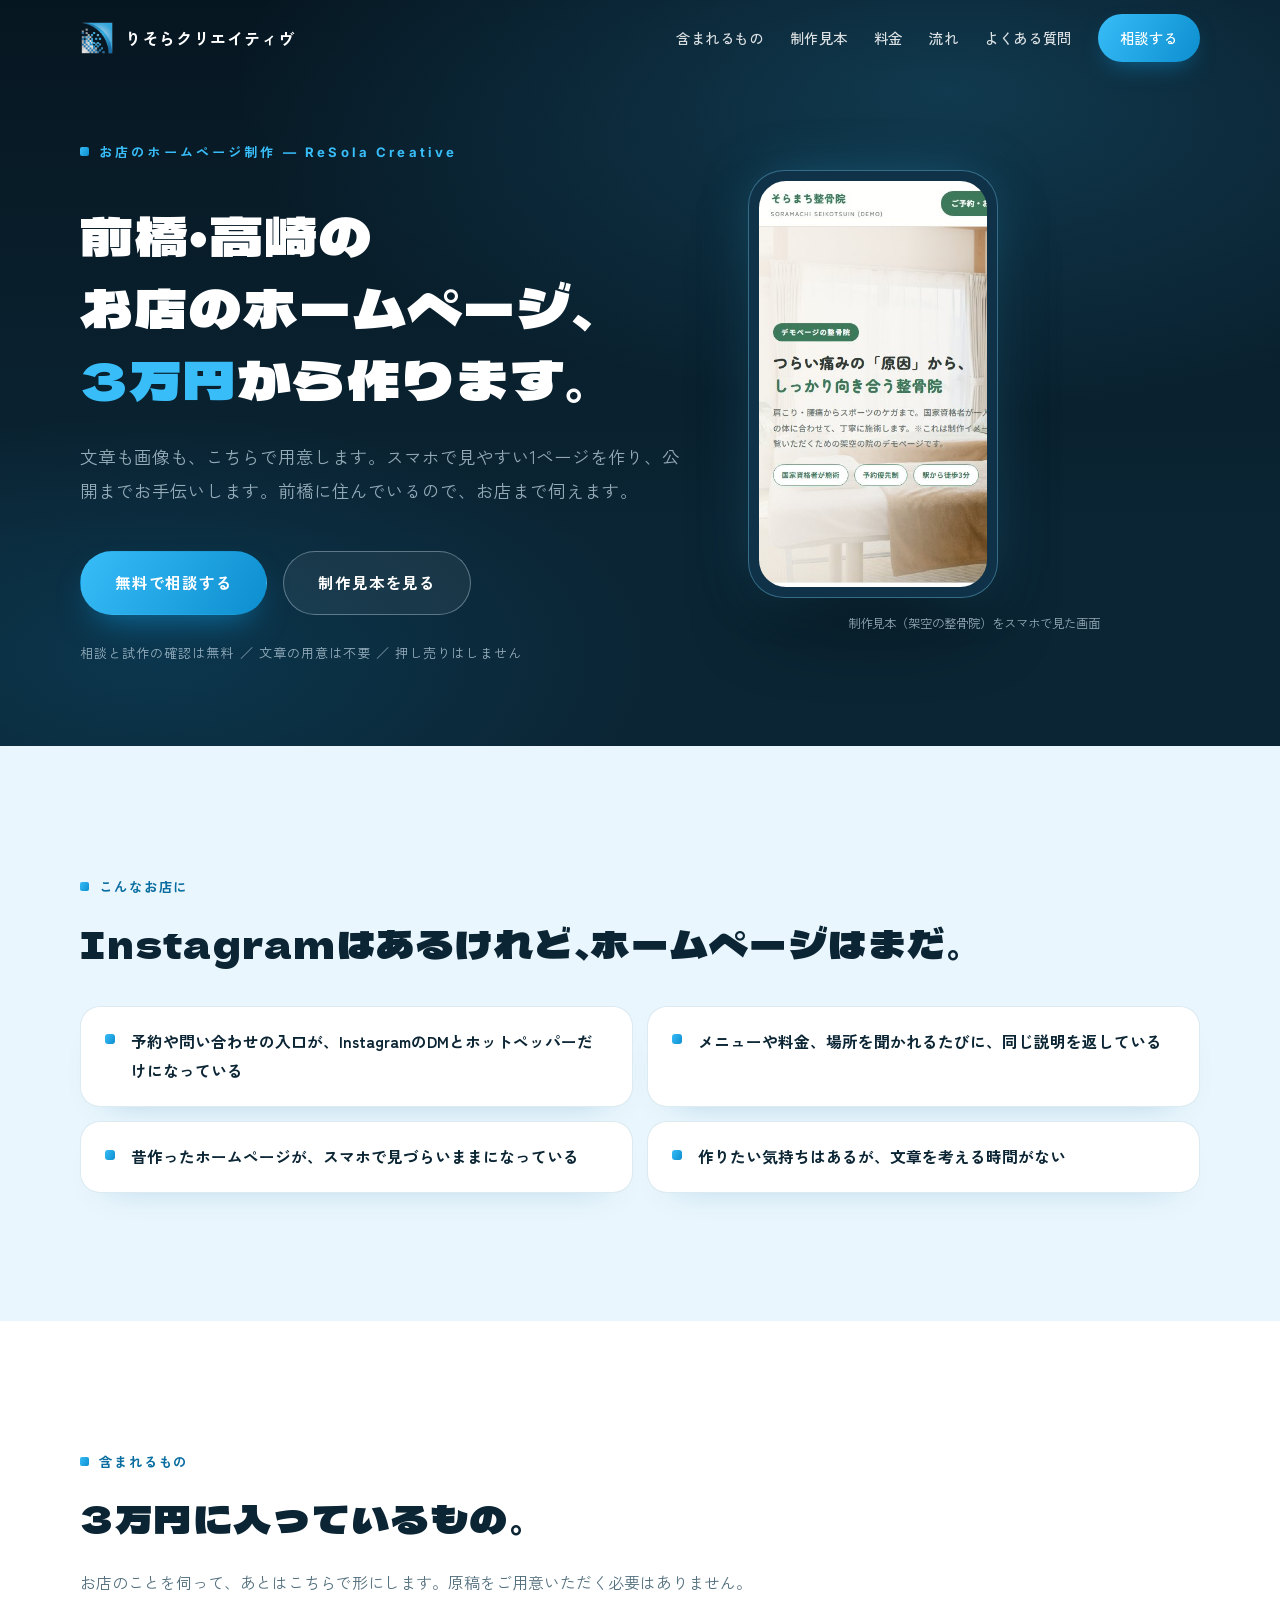
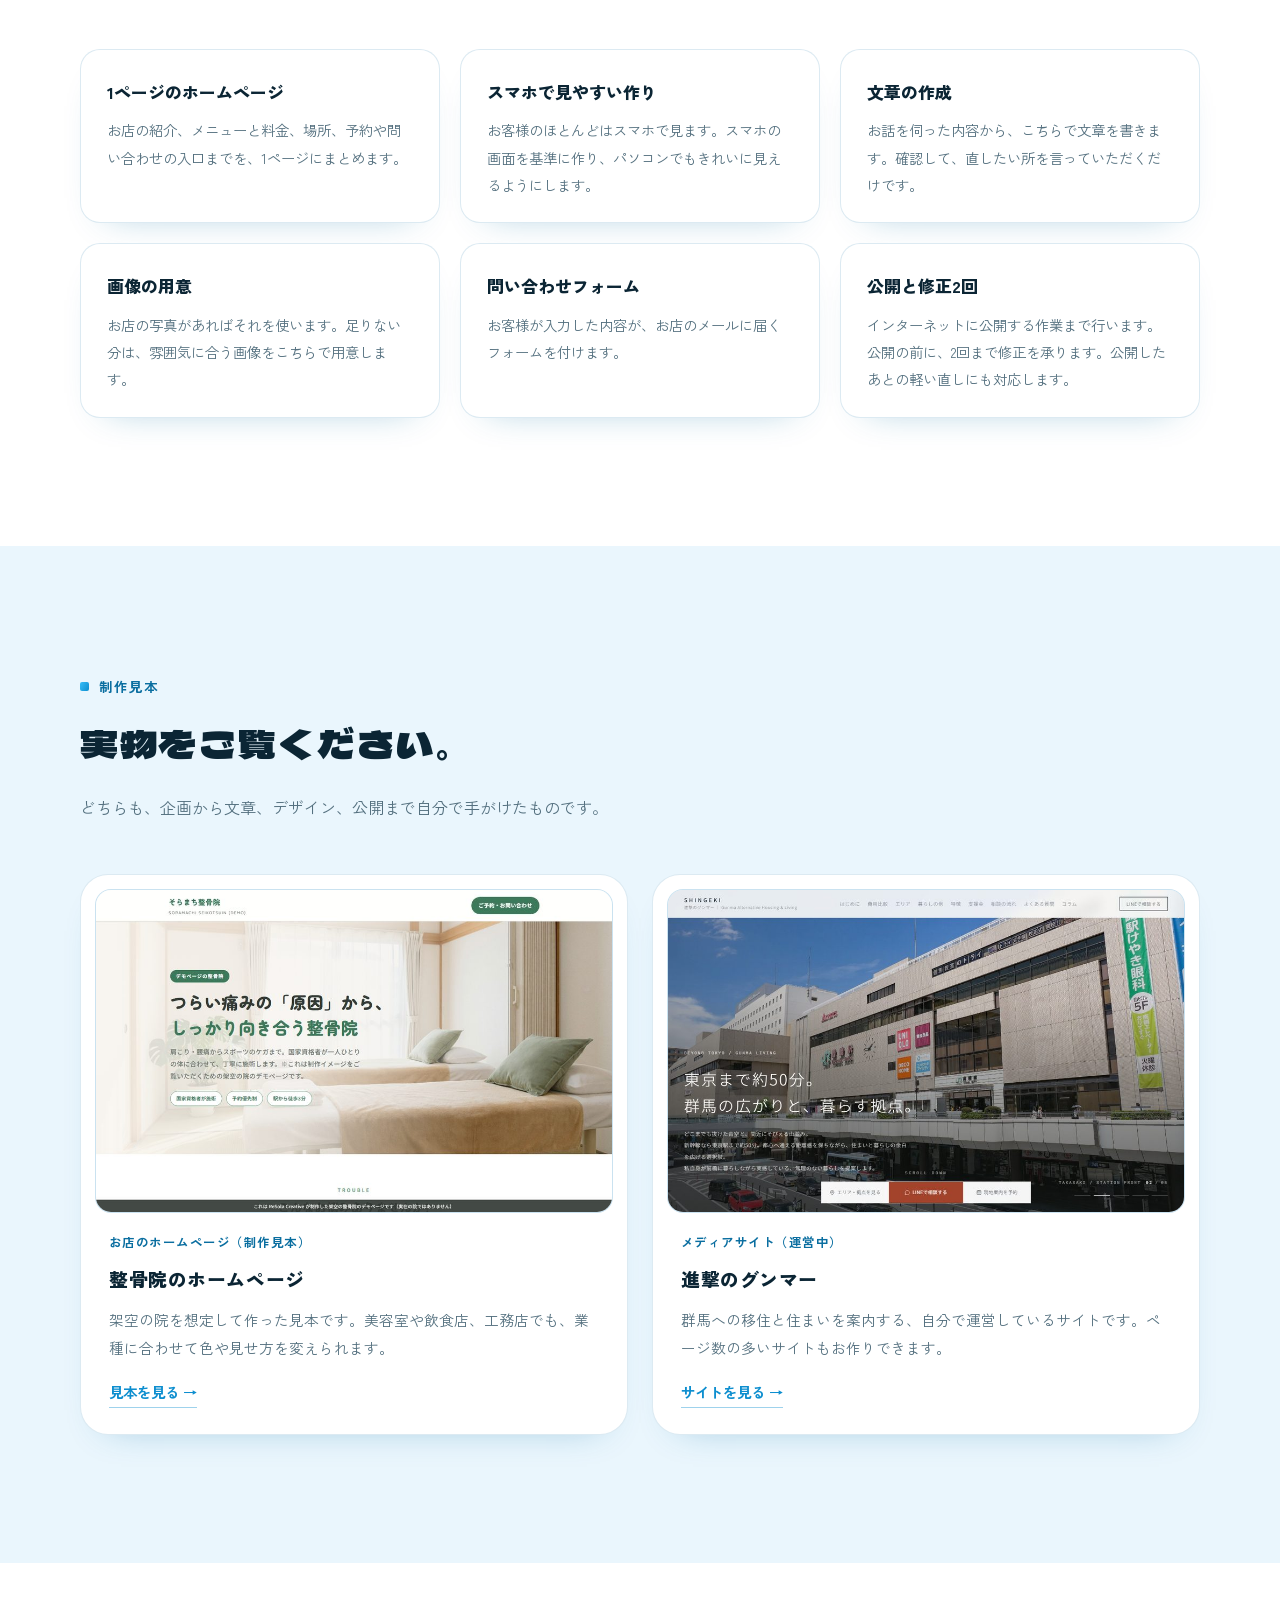
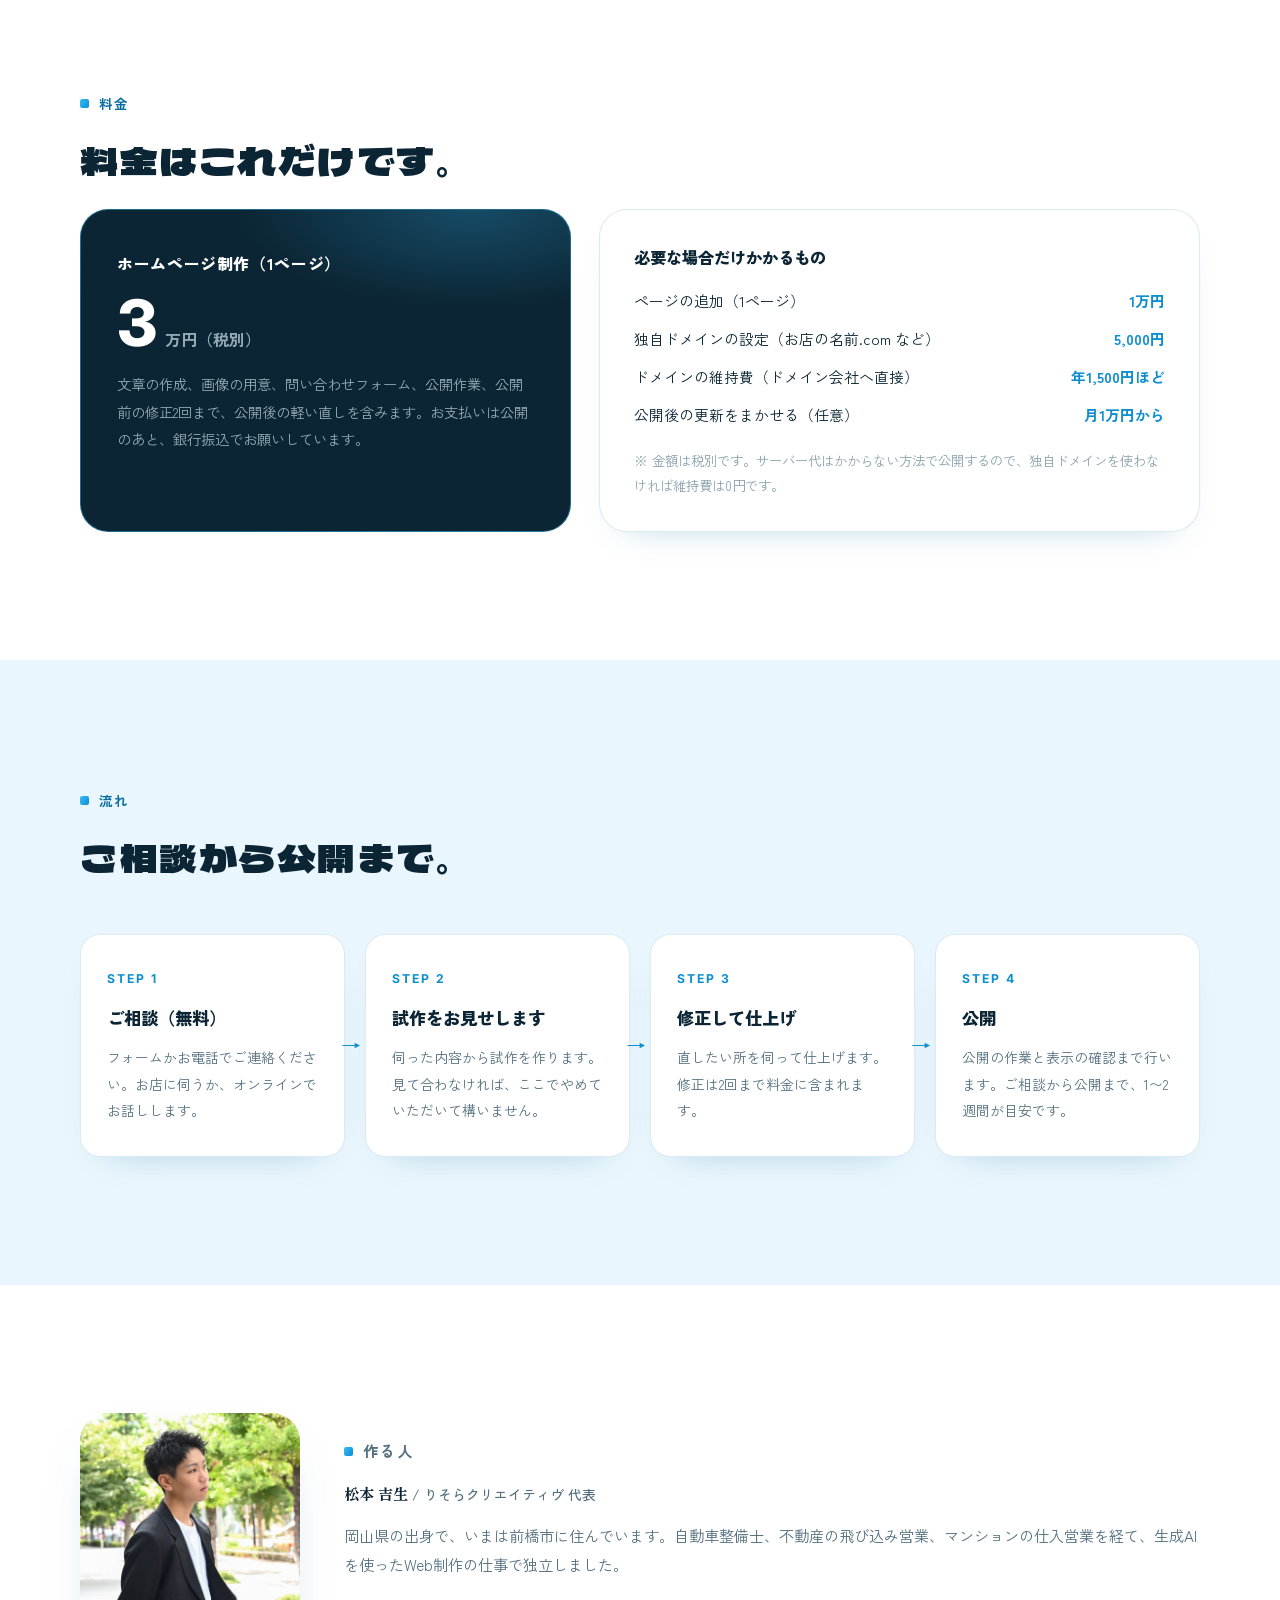
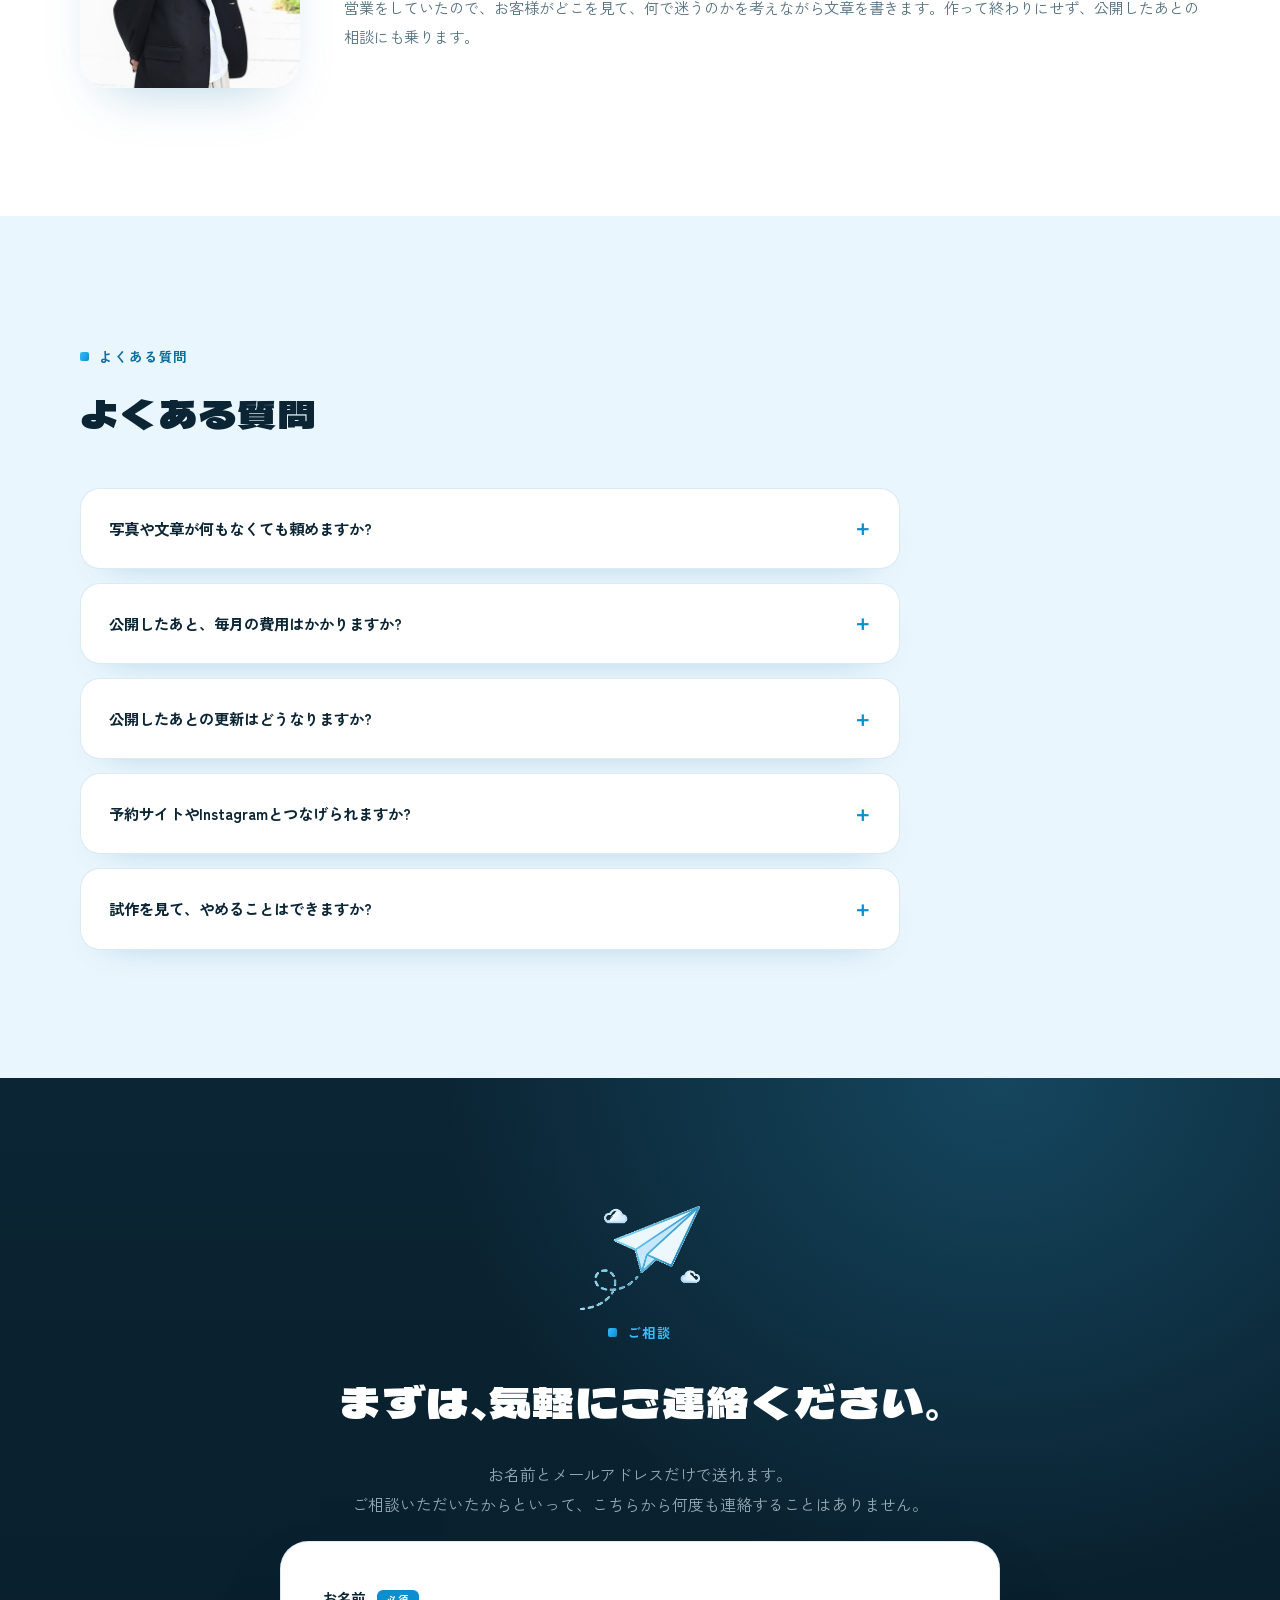
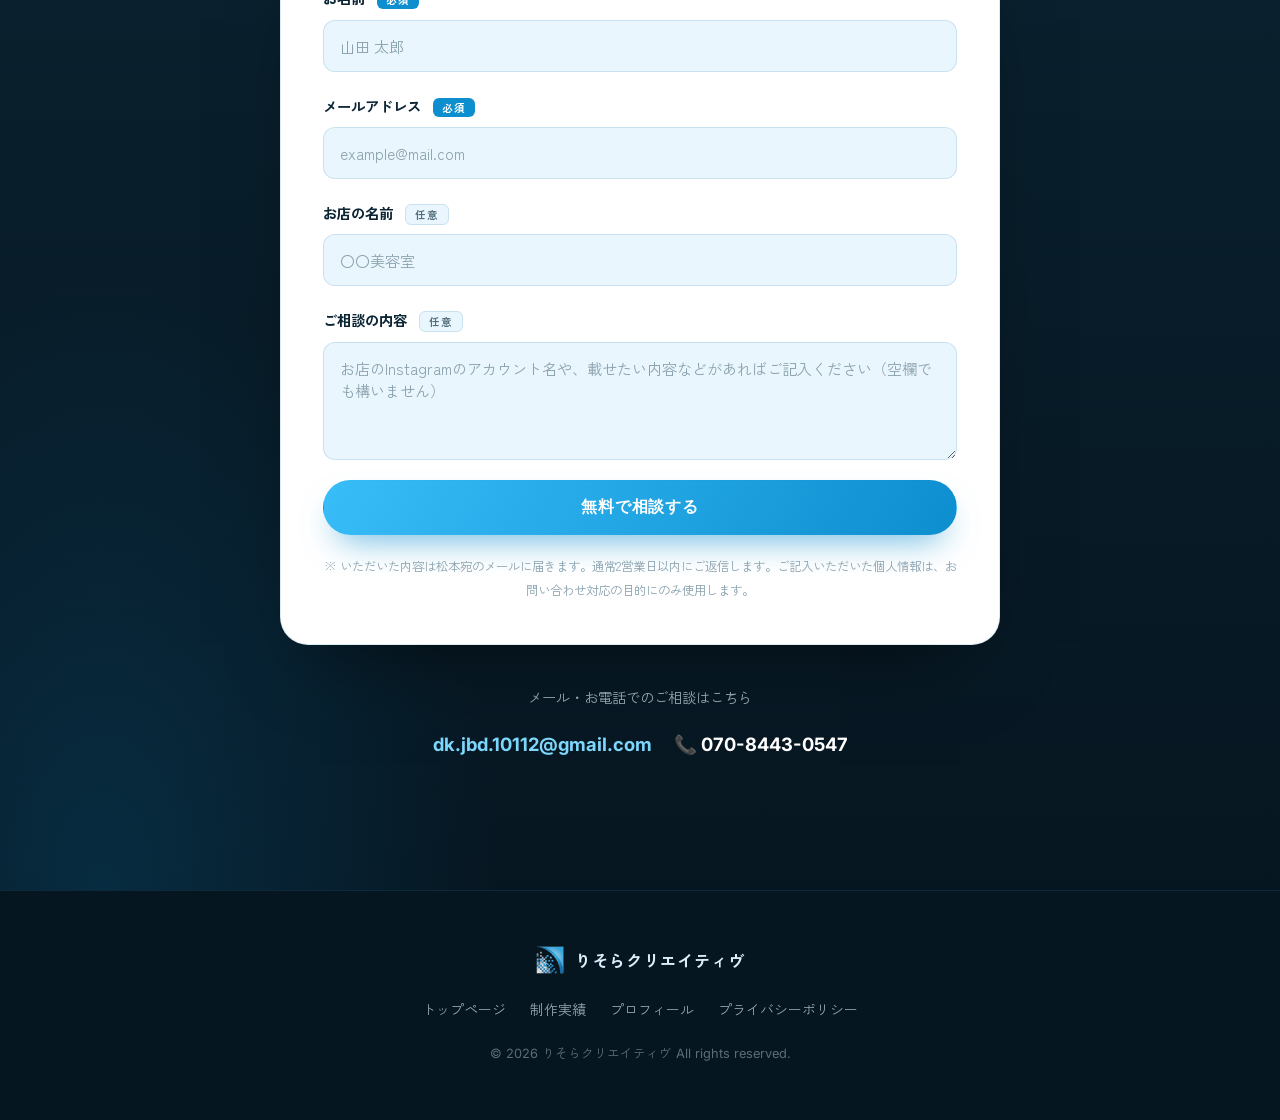
<file: shop/index.html>
<!DOCTYPE html>
<html lang="ja">
<head>
  <meta charset="UTF-8" />
  <meta name="viewport" content="width=device-width, initial-scale=1.0" />
  <title>前橋・高崎のお店のホームページ制作｜3万円から｜ReSola Creative</title>
  <meta name="description" content="前橋・高崎のお店のホームページを3万円から作ります。文章も画像もこちらで用意し、スマホで見やすい1ページを公開までお手伝いします。前橋在住なので、お店まで伺えます。" />
  <meta property="og:type" content="website" />
  <meta property="og:url" content="https://yocchandayyo.github.io/resola/shop/" />
  <meta property="og:title" content="前橋・高崎のお店のホームページ制作｜3万円から" />
  <meta property="og:description" content="文章も画像もこちらで用意します。スマホで見やすい1ページを、公開までお手伝いします。前橋在住なので、お店まで伺えます。" />
  <meta property="og:image" content="https://yocchandayyo.github.io/resola/assets/og-image.png" />
  <meta property="og:site_name" content="ReSola Creative" />
  <meta name="twitter:card" content="summary_large_image" />
  <link rel="canonical" href="https://yocchandayyo.github.io/resola/shop/" />
  <link rel="preconnect" href="https://fonts.googleapis.com" />
  <link rel="preconnect" href="https://fonts.gstatic.com" crossorigin />
  <link href="https://fonts.googleapis.com/css2?family=Dela+Gothic+One&family=Shippori+Mincho+B1:wght@600;700&family=Zen+Kaku+Gothic+New:wght@400;500;700;900&family=Inter:wght@500;700;800&display=swap" rel="stylesheet" />
  <link rel="icon" type="image/png" href="../assets/favicon.png" />
  <link rel="icon" type="image/png" sizes="32x32" href="../assets/favicon-32.png" />
  <link rel="apple-touch-icon" href="../assets/favicon.png" />
  <link rel="stylesheet" href="../styles.css?v=20261112" />
  <style>
    /* お店向けページだけの調整。色・書体・部品は本体の styles.css をそのまま使う */
    .shop-hero { min-height: auto; }
    .shop-hero .hero__inner { padding: 140px 0 80px; }
    .shop-hero__grid { display: grid; grid-template-columns: 1.15fr 0.85fr; gap: 56px; align-items: center; }
    .shop-hero__title { font-family: var(--f-display); font-weight: 400; color: #fff; letter-spacing: 0.03em;
      font-size: clamp(1.9rem, 4.4vw, 3.3rem); line-height: 1.36; margin-bottom: 26px; }
    .shop-hero__title em { color: var(--sora); }
    .shop-hero__price { display: inline-flex; align-items: baseline; gap: 8px; margin-bottom: 30px;
      border: 1px solid rgba(56, 189, 248, 0.45); background: rgba(56, 189, 248, 0.1);
      border-radius: 999px; padding: 8px 24px; color: #fff; font-weight: 700; }
    .shop-hero__price b { font-family: var(--f-ui); font-weight: 800; font-size: 1.9rem; line-height: 1; }
    .shop-hero__price small { font-size: 0.82rem; color: var(--on-dark-muted); font-weight: 500; }
    .phone { justify-self: center; width: min(250px, 66vw); border-radius: 36px; padding: 10px;
      background: #0f3248; border: 1px solid rgba(125, 215, 252, 0.35);
      box-shadow: 0 40px 80px -30px rgba(0, 0, 0, 0.7), 0 0 60px -20px rgba(56, 189, 248, 0.5); }
    .phone img { width: 100%; height: auto; aspect-ratio: 9 / 16; object-fit: cover; object-position: top; border-radius: 27px; }
    .phone__cap { text-align: center; color: var(--on-dark-muted); font-size: 0.78rem; margin-top: 14px; }

    .fit__list { display: grid; grid-template-columns: repeat(2, 1fr); gap: 14px; margin-top: 34px; }
    .fit__list li { position: relative; background: var(--shiro); border: 1px solid var(--line); border-radius: var(--radius);
      padding: 20px 24px 20px 50px; font-weight: 700; font-size: 0.98rem; box-shadow: var(--shadow-soft); }
    .fit__list li::before { content: ""; position: absolute; left: 24px; top: 1.75em; width: 10px; height: 10px;
      border-radius: 3px; background: var(--grad); }

    .incl__grid { display: grid; grid-template-columns: repeat(3, 1fr); gap: 20px; margin-top: 8px; }
    .incl { background: var(--shiro); border: 1px solid var(--line); border-radius: var(--radius); padding: 26px 26px 24px; box-shadow: var(--shadow-soft); }
    .incl h3 { font-size: 1.06rem; font-weight: 900; margin-bottom: 8px; }
    .incl p { color: var(--muted); font-size: 0.9rem; }

    .price-box { display: grid; grid-template-columns: 0.9fr 1.1fr; gap: 28px; align-items: stretch; margin-top: 8px; }
    .price-main { background: radial-gradient(80% 50% at 80% 0%, rgba(56, 189, 248, 0.25) 0%, rgba(56, 189, 248, 0) 60%), var(--ink);
      color: #fff; border-radius: var(--radius-lg); padding: 38px 36px; border: 1px solid rgba(56, 189, 248, 0.45); }
    .price-main__name { font-weight: 900; letter-spacing: 0.04em; }
    .price-main__num { font-family: var(--f-ui); font-weight: 800; font-size: 4rem; line-height: 1.1; margin: 10px 0 2px; }
    .price-main__num span { font-family: var(--f-body); font-size: 1rem; font-weight: 700; color: var(--on-dark-muted); margin-left: 8px; }
    .price-main__desc { color: var(--on-dark-muted); font-size: 0.9rem; margin-top: 12px; }
    .price-sub { background: var(--shiro); border: 1px solid var(--line); border-radius: var(--radius-lg); padding: 32px 34px; box-shadow: var(--shadow-soft); }
    .price-sub h3 { font-size: 1.02rem; font-weight: 900; margin-bottom: 14px; }
    .price-sub dl { display: grid; grid-template-columns: 1fr auto; gap: 10px 20px; font-size: 0.93rem; }
    .price-sub dt { color: var(--ink); }
    .price-sub dd { font-weight: 700; color: var(--ao); text-align: right; white-space: nowrap; }
    .price-sub p { color: var(--muted-2); font-size: 0.84rem; margin-top: 18px; }

    .me { display: grid; grid-template-columns: 220px 1fr; gap: 44px; align-items: center; }
    .me__photo { border-radius: var(--radius-lg); overflow: hidden; aspect-ratio: 4 / 5; box-shadow: var(--shadow); }
    .me__photo img { width: 100%; height: 100%; object-fit: cover; }
    .me p { color: var(--muted); font-size: 0.95rem; margin-bottom: 14px; }
    .me__name { font-family: var(--f-quiet); font-size: 1.3rem; font-weight: 700; color: var(--ink) !important; }
    .me__name span { font-family: var(--f-body); font-size: 0.86rem; font-weight: 500; color: var(--muted); }

    .bg-kasumi { background: var(--kasumi); }
    .bg-shiro { background: var(--shiro); }

    @media (max-width: 900px) {
      .shop-hero__grid, .price-box, .me { grid-template-columns: 1fr; gap: 34px; }
      .incl__grid { grid-template-columns: 1fr; }
      .me__photo { max-width: 220px; }
    }
    @media (max-width: 720px) {
      .shop-hero .hero__inner { padding: 120px 0 64px; }
      .fit__list { grid-template-columns: 1fr; }
    }
  </style>
</head>
<body class="shop">

  <header class="header" id="header">
    <div class="container header__inner">
      <a href="../" class="logo">
        <img class="logo__img" src="../assets/logo-mark.png" alt="ReSola ロゴマーク" />
        <span class="logo__text">りそらクリエイティヴ</span>
      </a>
      <nav class="nav" id="nav">
        <a href="#include">含まれるもの</a>
        <a href="#sample">制作見本</a>
        <a href="#price">料金</a>
        <a href="#flow">流れ</a>
        <a href="#faq">よくある質問</a>
        <a href="#contact" class="nav__cta">相談する</a>
      </nav>
      <button class="nav-toggle" id="navToggle" aria-label="メニュー">
        <span></span><span></span><span></span>
      </button>
    </div>
  </header>

  <!-- ===== Hero ===== -->
  <section class="hero shop-hero" id="hero">
    <div class="hero__sky" aria-hidden="true">
      <span class="px" style="--x:8%;  --y:82%; --s:10px; --t:17s; --d:0s;"></span>
      <span class="px" style="--x:46%; --y:90%; --s:14px; --t:20s; --d:2.4s;"></span>
      <span class="px" style="--x:90%; --y:78%; --s:9px;  --t:15s; --d:4.2s;"></span>
    </div>
    <div class="container hero__inner">
      <div class="shop-hero__grid">
        <div>
          <p class="hero__eyebrow" data-reveal><span class="sq" aria-hidden="true"></span>お店のホームページ制作 — ReSola Creative</p>
          <h1 class="shop-hero__title">
            <span class="nw">前橋・高崎の</span><span class="nw">お店のホームページ、</span><br />
            <span class="nw"><em>3万円</em>から作ります。</span>
          </h1>
          <p class="hero__lead" data-reveal>
            文章も画像も、こちらで用意します。スマホで見やすい1ページを作り、公開までお手伝いします。前橋に住んでいるので、お店まで伺えます。
          </p>
          <div class="hero__actions" data-reveal>
            <a href="#contact" class="btn btn--primary">無料で相談する</a>
            <a href="#sample" class="btn btn--ghost">制作見本を見る</a>
          </div>
          <p class="hero__note" data-reveal>相談と試作の確認は無料 ／ 文章の用意は不要 ／ 押し売りはしません</p>
        </div>
        <div data-reveal>
          <div class="phone"><img src="../assets/works/seikotsu_mobile.jpg" alt="スマホで見た制作見本の画面" width="390" height="844" /></div>
          <p class="phone__cap">制作見本（架空の整骨院）をスマホで見た画面</p>
        </div>
      </div>
    </div>
  </section>

  <!-- ===== こんなお店に ===== -->
  <section class="section bg-kasumi" id="fit">
    <div class="container">
      <p class="label" data-reveal><span class="sq" aria-hidden="true"></span>こんなお店に</p>
      <h2 class="section__title" data-reveal>Instagramはあるけれど、ホームページはまだ。</h2>
      <ul class="fit__list">
        <li data-reveal>予約や問い合わせの入口が、InstagramのDMとホットペッパーだけになっている</li>
        <li data-reveal>メニューや料金、場所を聞かれるたびに、同じ説明を返している</li>
        <li data-reveal>昔作ったホームページが、スマホで見づらいままになっている</li>
        <li data-reveal>作りたい気持ちはあるが、文章を考える時間がない</li>
      </ul>
    </div>
  </section>

  <!-- ===== 含まれるもの ===== -->
  <section class="section bg-shiro" id="include">
    <div class="container">
      <p class="label" data-reveal><span class="sq" aria-hidden="true"></span>含まれるもの</p>
      <h2 class="section__title" data-reveal>3万円に入っているもの。</h2>
      <p class="section__lead" data-reveal>お店のことを伺って、あとはこちらで形にします。原稿をご用意いただく必要はありません。</p>
      <div class="incl__grid">
        <div class="incl" data-reveal><h3>1ページのホームページ</h3><p>お店の紹介、メニューと料金、場所、予約や問い合わせの入口までを、1ページにまとめます。</p></div>
        <div class="incl" data-reveal><h3>スマホで見やすい作り</h3><p>お客様のほとんどはスマホで見ます。スマホの画面を基準に作り、パソコンでもきれいに見えるようにします。</p></div>
        <div class="incl" data-reveal><h3>文章の作成</h3><p>お話を伺った内容から、こちらで文章を書きます。確認して、直したい所を言っていただくだけです。</p></div>
        <div class="incl" data-reveal><h3>画像の用意</h3><p>お店の写真があればそれを使います。足りない分は、雰囲気に合う画像をこちらで用意します。</p></div>
        <div class="incl" data-reveal><h3>問い合わせフォーム</h3><p>お客様が入力した内容が、お店のメールに届くフォームを付けます。</p></div>
        <div class="incl" data-reveal><h3>公開と修正2回</h3><p>インターネットに公開する作業まで行います。公開の前に、2回まで修正を承ります。公開したあとの軽い直しにも対応します。</p></div>
      </div>
    </div>
  </section>

  <!-- ===== 制作見本 ===== -->
  <section class="section bg-kasumi" id="sample">
    <div class="container">
      <p class="label" data-reveal><span class="sq" aria-hidden="true"></span>制作見本</p>
      <h2 class="section__title" data-reveal>実物をご覧ください。</h2>
      <p class="section__lead" data-reveal>どちらも、企画から文章、デザイン、公開まで自分で手がけたものです。</p>
      <div class="works__grid" style="grid-template-columns: repeat(2, 1fr);">
        <article class="work" data-reveal>
          <a class="work__shot" href="../demo/seikotsuin/" target="_blank" rel="noopener">
            <img src="../assets/works/seikotsu.jpg" alt="整骨院向けホームページの制作見本の画面" width="960" height="600" loading="lazy" decoding="async" />
          </a>
          <p class="work__kind">お店のホームページ（制作見本）</p>
          <h3>整骨院のホームページ</h3>
          <p>架空の院を想定して作った見本です。美容室や飲食店、工務店でも、業種に合わせて色や見せ方を変えられます。</p>
          <a class="work__link" href="../demo/seikotsuin/" target="_blank" rel="noopener">見本を見る</a>
        </article>
        <article class="work" data-reveal>
          <a class="work__shot" href="https://shingeki-gunma.com" target="_blank" rel="noopener">
            <img src="../assets/works/gunma.jpg" alt="進撃のグンマー 公式サイトの画面" width="960" height="600" loading="lazy" decoding="async" />
          </a>
          <p class="work__kind">メディアサイト（運営中）</p>
          <h3>進撃のグンマー</h3>
          <p>群馬への移住と住まいを案内する、自分で運営しているサイトです。ページ数の多いサイトもお作りできます。</p>
          <a class="work__link" href="https://shingeki-gunma.com" target="_blank" rel="noopener">サイトを見る</a>
        </article>
      </div>
    </div>
  </section>

  <!-- ===== 料金 ===== -->
  <section class="section bg-shiro" id="price">
    <div class="container">
      <p class="label" data-reveal><span class="sq" aria-hidden="true"></span>料金</p>
      <h2 class="section__title" data-reveal>料金はこれだけです。</h2>
      <div class="price-box">
        <div class="price-main" data-reveal>
          <p class="price-main__name">ホームページ制作（1ページ）</p>
          <p class="price-main__num">3<span>万円（税別）</span></p>
          <p class="price-main__desc">文章の作成、画像の用意、問い合わせフォーム、公開作業、公開前の修正2回まで、公開後の軽い直しを含みます。お支払いは公開のあと、銀行振込でお願いしています。</p>
        </div>
        <div class="price-sub" data-reveal>
          <h3>必要な場合だけかかるもの</h3>
          <dl>
            <dt>ページの追加（1ページ）</dt><dd>1万円</dd>
            <dt>独自ドメインの設定（お店の名前.com など）</dt><dd>5,000円</dd>
            <dt>ドメインの維持費（ドメイン会社へ直接）</dt><dd>年1,500円ほど</dd>
            <dt>公開後の更新をまかせる（任意）</dt><dd>月1万円から</dd>
          </dl>
          <p>※ 金額は税別です。サーバー代はかからない方法で公開するので、独自ドメインを使わなければ維持費は0円です。</p>
        </div>
      </div>
    </div>
  </section>

  <!-- ===== 流れ ===== -->
  <section class="section bg-kasumi" id="flow">
    <div class="container">
      <p class="label" data-reveal><span class="sq" aria-hidden="true"></span>流れ</p>
      <h2 class="section__title" data-reveal>ご相談から公開まで。</h2>
      <ol class="flow__list">
        <li class="flow__step" data-reveal>
          <div class="flow__step-no">STEP 1</div>
          <h3>ご相談（無料）</h3>
          <p>フォームかお電話でご連絡ください。お店に伺うか、オンラインでお話しします。</p>
        </li>
        <li class="flow__step" data-reveal>
          <div class="flow__step-no">STEP 2</div>
          <h3>試作をお見せします</h3>
          <p>伺った内容から試作を作ります。見て合わなければ、ここでやめていただいて構いません。</p>
        </li>
        <li class="flow__step" data-reveal>
          <div class="flow__step-no">STEP 3</div>
          <h3>修正して仕上げ</h3>
          <p>直したい所を伺って仕上げます。修正は2回まで料金に含まれます。</p>
        </li>
        <li class="flow__step" data-reveal>
          <div class="flow__step-no">STEP 4</div>
          <h3>公開</h3>
          <p>公開の作業と表示の確認まで行います。ご相談から公開まで、1〜2週間が目安です。</p>
        </li>
      </ol>
    </div>
  </section>

  <!-- ===== 作る人 ===== -->
  <section class="section bg-shiro" id="me">
    <div class="container me">
      <div class="me__photo" data-reveal><img src="../assets/profile.jpg" alt="りそらクリエイティヴ 代表 松本 吉生" loading="lazy" decoding="async" /></div>
      <div>
        <p class="label" data-reveal><span class="sq" aria-hidden="true"></span>作る人</p>
        <p class="me__name" data-reveal>松本 吉生<span> / りそらクリエイティヴ 代表</span></p>
        <p data-reveal>岡山県の出身で、いまは前橋市に住んでいます。自動車整備士、不動産の飛び込み営業、マンションの仕入営業を経て、生成AIを使ったWeb制作の仕事で独立しました。</p>
        <p data-reveal>営業をしていたので、お客様がどこを見て、何で迷うのかを考えながら文章を書きます。作って終わりにせず、公開したあとの相談にも乗ります。</p>
      </div>
    </div>
  </section>

  <!-- ===== FAQ ===== -->
  <section class="section faq" id="faq">
    <div class="container">
      <p class="label" data-reveal><span class="sq" aria-hidden="true"></span>よくある質問</p>
      <h2 class="section__title" data-reveal>よくある質問</h2>
      <div class="faq__list">
        <details class="faq__item" data-reveal>
          <summary>写真や文章が何もなくても頼めますか?</summary>
          <p>大丈夫です。お話を伺って文章はこちらで書きます。写真が足りない分は、雰囲気に合う画像をこちらで用意します。お店の写真を撮っていただければ、それを使います。</p>
        </details>
        <details class="faq__item" data-reveal>
          <summary>公開したあと、毎月の費用はかかりますか?</summary>
          <p>サーバー代のかからない方法で公開するので、基本は0円です。お店の名前の入ったアドレス（独自ドメイン）を使う場合だけ、年1,500円ほどがドメイン会社にかかります。</p>
        </details>
        <details class="faq__item" data-reveal>
          <summary>公開したあとの更新はどうなりますか?</summary>
          <p>料金の変更や営業時間の修正など、小さな直しはその都度ご相談ください。毎月の更新をまとめてまかせたい場合は、月1万円からお受けしています。</p>
        </details>
        <details class="faq__item" data-reveal>
          <summary>予約サイトやInstagramとつなげられますか?</summary>
          <p>できます。ホットペッパーなどの予約ページ、Instagram、LINEへのボタンを、見やすい位置に置きます。</p>
        </details>
        <details class="faq__item" data-reveal>
          <summary>試作を見て、やめることはできますか?</summary>
          <p>できます。試作を見て合わないと感じたら、そこでやめていただいて構いません。費用はかかりません。</p>
        </details>
      </div>
    </div>
  </section>

  <!-- ===== Contact ===== -->
  <section class="section contact" id="contact">
    <div class="contact__sky" aria-hidden="true">
      <span class="px" style="--x:10%; --y:80%; --s:10px; --t:17s; --d:0.5s;"></span>
      <span class="px" style="--x:88%; --y:74%; --s:13px; --t:20s; --d:3s;"></span>
    </div>
    <div class="container contact__inner">
      <img class="contact__plane" src="../assets/contact_plane.png" alt="" loading="lazy" decoding="async" data-reveal />
      <p class="label label--dark label--center" data-reveal><span class="sq" aria-hidden="true"></span>ご相談</p>
      <h2 class="contact__title" data-reveal>まずは、気軽にご連絡ください。</h2>
      <p class="contact__lead" data-reveal>
        お名前とメールアドレスだけで送れます。<br />
        ご相談いただいたからといって、こちらから何度も連絡することはありません。
      </p>

      <form class="contact-form" id="contactForm" action="https://formspree.io/f/xpqgljgd" method="POST" novalidate data-reveal>
        <input type="hidden" name="_subject" value="【りそらクリエイティヴHP・お店向けページ】新しいお問い合わせ" />
        <input type="hidden" name="category" id="category" value="お店のホームページ制作（お店向けページから）" />
        <div class="field">
          <label for="name">お名前 <span class="req">必須</span></label>
          <input type="text" id="name" name="name" placeholder="山田 太郎" required />
        </div>
        <div class="field">
          <label for="email">メールアドレス <span class="req">必須</span></label>
          <input type="email" id="email" name="email" placeholder="example@mail.com" required />
        </div>
        <div class="field">
          <label for="shop">お店の名前 <span class="opt">任意</span></label>
          <input type="text" id="shop" name="shop" placeholder="〇〇美容室" />
        </div>
        <div class="field">
          <label for="message">ご相談の内容 <span class="opt">任意</span></label>
          <textarea id="message" name="message" rows="4" placeholder="お店のInstagramのアカウント名や、載せたい内容などがあればご記入ください（空欄でも構いません）"></textarea>
        </div>
        <button type="submit" class="btn btn--primary btn--block">無料で相談する</button>
        <p class="contact-form__note">※ いただいた内容は松本宛のメールに届きます。通常2営業日以内にご返信します。ご記入いただいた個人情報は、お問い合わせ対応の目的にのみ使用します。</p>
      </form>

      <div class="contact__alt" data-reveal>
        <p>メール・お電話でのご相談はこちら</p>
        <a href="mailto:dk.jbd.10112@gmail.com" class="contact__mail">dk.jbd.10112@gmail.com</a>
        <a href="tel:07084430547" class="contact__tel">📞 070-8443-0547</a>
      </div>
    </div>
  </section>

  <footer class="footer">
    <div class="container footer__inner">
      <div class="footer__brand">
        <img class="logo__img" src="../assets/logo-mark.png" alt="ReSola ロゴマーク" />
        <span class="logo__text">りそらクリエイティヴ</span>
      </div>
      <nav class="footer__nav">
        <a href="../">トップページ</a>
        <a href="../#works">制作実績</a>
        <a href="../#profile">プロフィール</a>
        <a href="../#privacy">プライバシーポリシー</a>
      </nav>
      <p class="footer__copy">© <span id="year"></span> りそらクリエイティヴ All rights reserved.</p>
    </div>
  </footer>

  <script src="../script.js"></script>
</body>
</html>
</file>
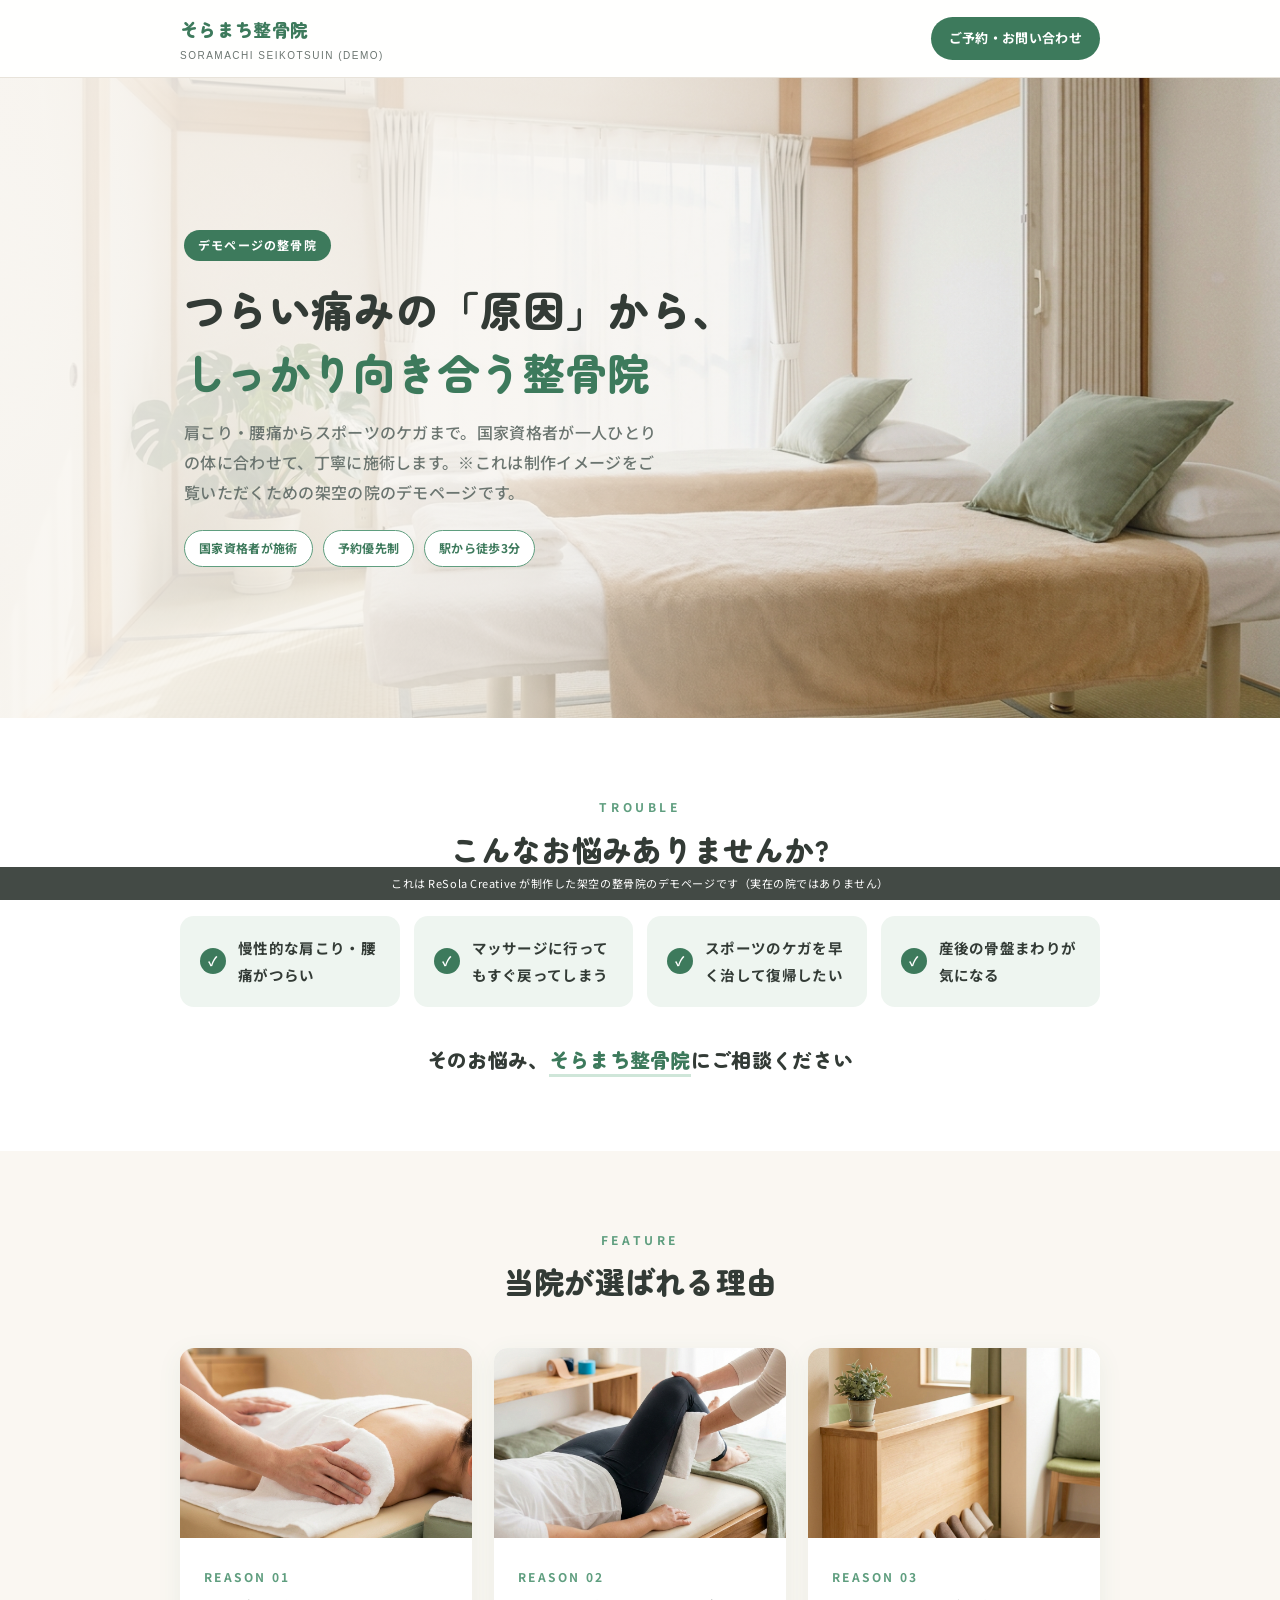
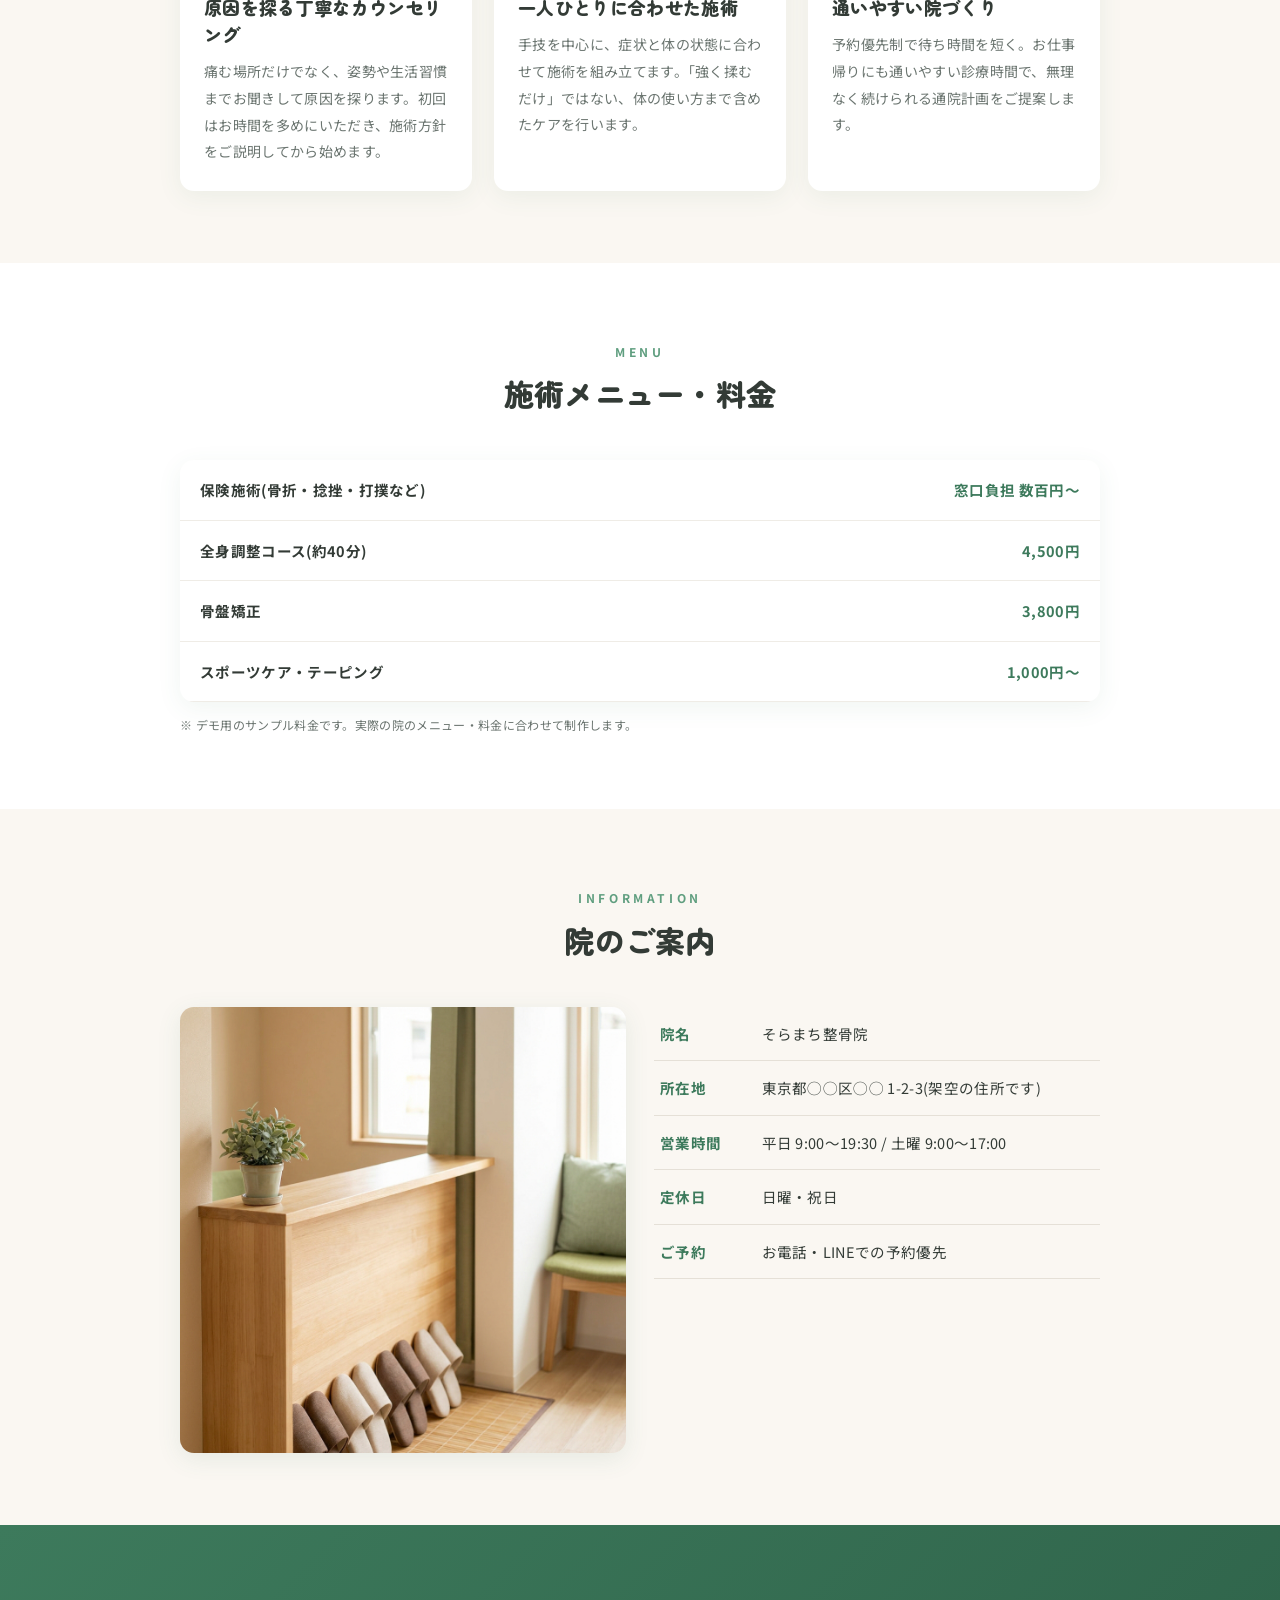
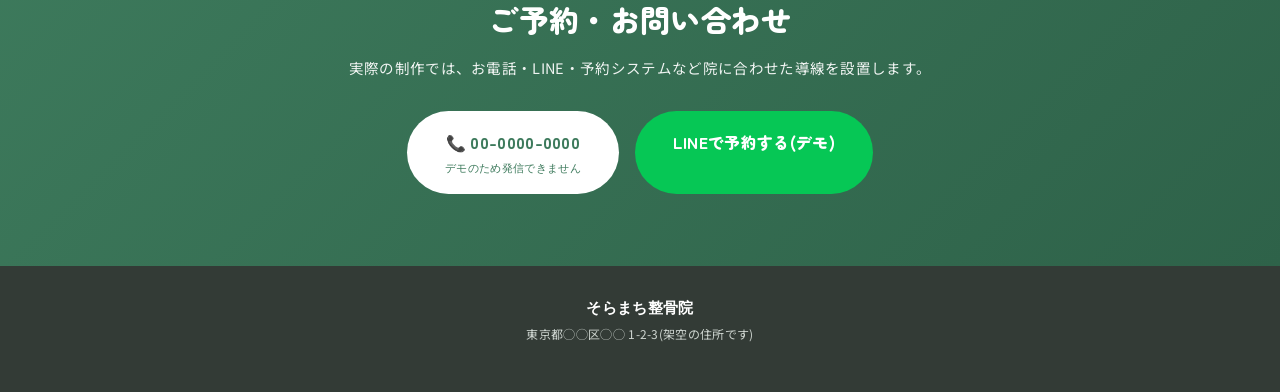
<file: demo/seikotsuin/index.html>
<!DOCTYPE html>
<html lang="ja">
<head>
<meta charset="UTF-8">
<meta name="viewport" content="width=device-width, initial-scale=1.0">
<meta name="robots" content="noindex, nofollow">
<title>そらまち整骨院｜デモページの整骨院</title>
<link rel="preconnect" href="https://fonts.googleapis.com">
<link rel="preconnect" href="https://fonts.gstatic.com" crossorigin>
<link href="https://fonts.googleapis.com/css2?family=Zen+Maru+Gothic:wght@500;700;900&family=Noto+Sans+JP:wght@400;500;700&display=swap" rel="stylesheet">
<style>
:root{
  --green:#3d7a5c; --green-soft:#5f9e7f; --green-pale:#eef5f0;
  --ink:#333b36; --ink-soft:#6b7570; --beige:#faf7f2; --white:#ffffff;
  --radius:14px;
}
*{margin:0;padding:0;box-sizing:border-box}
html{scroll-behavior:smooth}
body{font-family:'Noto Sans JP',sans-serif;color:var(--ink);background:var(--beige);line-height:1.9;letter-spacing:.02em}
h1,h2,h3{font-family:'Zen Maru Gothic',sans-serif;line-height:1.5}
img{max-width:100%;display:block}
.wrap{max-width:960px;margin:0 auto;padding:0 20px}

/* 提案サンプル表示 */
.sample-note{position:fixed;bottom:0;left:0;right:0;z-index:99;background:rgba(51,59,54,.92);color:#fff;
  font-size:11px;text-align:center;padding:6px 12px;letter-spacing:.05em}
.sample-note a{color:#a8d8bf;text-decoration:none}

/* ヘッダー */
header{position:sticky;top:0;z-index:50;background:rgba(255,255,255,.92);backdrop-filter:blur(8px);
  border-bottom:1px solid #e8e3da}
.header-in{max-width:960px;margin:0 auto;padding:12px 20px;display:flex;align-items:center;justify-content:space-between}
.logo{font-family:'Zen Maru Gothic',sans-serif;font-weight:900;font-size:18px;color:var(--green)}
.logo small{display:block;font-size:10px;font-weight:500;color:var(--ink-soft);letter-spacing:.15em}
.header-cta{background:var(--green);color:#fff;text-decoration:none;font-weight:700;font-size:13px;
  padding:9px 18px;border-radius:999px;transition:.2s}
.header-cta:hover{background:var(--green-soft)}

/* ヒーロー */
.hero{position:relative;overflow:hidden}
.hero-bg{width:100%;height:72vh;min-height:420px;max-height:640px;object-fit:cover;filter:brightness(.95)}
.hero-overlay{position:absolute;inset:0;background:linear-gradient(100deg,rgba(250,247,242,.94) 0%,rgba(250,247,242,.75) 42%,rgba(250,247,242,.05) 75%)}
.hero-text{position:absolute;inset:0;display:flex;flex-direction:column;justify-content:center;max-width:960px;
  margin:0 auto;padding:0 24px}
.hero-text .tag{display:inline-block;background:var(--green);color:#fff;font-size:12px;font-weight:700;
  padding:4px 14px;border-radius:999px;width:fit-content;letter-spacing:.1em;margin-bottom:16px}
.hero-text h1{font-size:clamp(26px,5vw,42px);font-weight:900;color:var(--ink)}
.hero-text h1 .accent{color:var(--green)}
.hero-text p{margin-top:14px;font-size:clamp(14px,2vw,16px);color:var(--ink-soft);max-width:30em;font-weight:500}
.hero-badges{display:flex;gap:10px;margin-top:22px;flex-wrap:wrap}
.hero-badges span{background:#fff;border:1.5px solid var(--green-soft);color:var(--green);font-size:12px;
  font-weight:700;padding:6px 14px;border-radius:999px}

/* セクション共通 */
section{padding:72px 0}
.sec-head{text-align:center;margin-bottom:44px}
.sec-head .en{color:var(--green-soft);font-size:12px;font-weight:700;letter-spacing:.3em;text-transform:uppercase}
.sec-head h2{font-size:clamp(22px,3.6vw,30px);font-weight:900;margin-top:6px}

/* お悩み */
.pains{background:var(--white)}
.pain-list{display:grid;grid-template-columns:repeat(auto-fit,minmax(210px,1fr));gap:14px}
.pain-list li{list-style:none;background:var(--green-pale);border-radius:var(--radius);padding:18px 20px;
  font-weight:700;font-size:14.5px;display:flex;align-items:center;gap:12px}
.pain-list li::before{content:"✓";flex:none;width:26px;height:26px;border-radius:50%;background:var(--green);
  color:#fff;display:grid;place-items:center;font-size:13px}
.pain-close{text-align:center;margin-top:34px;font-size:clamp(16px,2.6vw,20px);font-weight:900;
  font-family:'Zen Maru Gothic',sans-serif}
.pain-close .accent{color:var(--green);border-bottom:3px solid #cfe6d9}

/* 特徴 */
.features .cards{display:grid;grid-template-columns:repeat(auto-fit,minmax(260px,1fr));gap:22px}
.card{background:#fff;border-radius:var(--radius);overflow:hidden;box-shadow:0 6px 24px rgba(61,122,92,.08)}
.card img{height:190px;width:100%;object-fit:cover}
.card .body{padding:22px 24px 26px}
.card .num{color:var(--green-soft);font-size:12px;font-weight:700;letter-spacing:.2em}
.card h3{font-size:18px;font-weight:900;margin:4px 0 10px}
.card p{font-size:14px;color:var(--ink-soft)}

/* メニュー */
.menu{background:var(--white)}
.menu-table{width:100%;border-collapse:collapse;background:#fff;border-radius:var(--radius);overflow:hidden;
  box-shadow:0 6px 24px rgba(61,122,92,.08)}
.menu-table th,.menu-table td{padding:16px 20px;text-align:left;font-size:14.5px;border-bottom:1px solid #efece6}
.menu-table th{font-weight:700}
.menu-table td:last-child{text-align:right;font-weight:700;color:var(--green);white-space:nowrap}
.menu-note{font-size:12px;color:var(--ink-soft);margin-top:12px}

/* 院情報 */
.info-grid{display:grid;grid-template-columns:1fr 1fr;gap:28px;align-items:start}
.info-grid img{border-radius:var(--radius);height:100%;object-fit:cover;box-shadow:0 6px 24px rgba(61,122,92,.1)}
.info-table{width:100%;border-collapse:collapse}
.info-table th,.info-table td{padding:13px 6px;font-size:14.5px;border-bottom:1px solid #e5e0d7;
  text-align:left;vertical-align:top}
.info-table th{width:7em;color:var(--green);font-weight:700;white-space:nowrap}
@media(max-width:700px){.info-grid{grid-template-columns:1fr}}

/* CTA */
.cta{background:linear-gradient(135deg,var(--green) 0%,#2e6249 100%);color:#fff;text-align:center}
.cta h2{font-size:clamp(22px,3.6vw,30px);font-weight:900}
.cta p{margin-top:12px;font-size:14.5px;opacity:.92}
.cta-btns{display:flex;gap:16px;justify-content:center;margin-top:30px;flex-wrap:wrap}
.cta-btns a{text-decoration:none;font-weight:900;font-family:'Zen Maru Gothic',sans-serif;font-size:16px;
  padding:16px 38px;border-radius:999px;transition:.2s}
.btn-tel{background:#fff;color:var(--green)}
.btn-tel small{display:block;font-size:11px;font-weight:500}
.btn-line{background:#06c755;color:#fff}
.cta-btns a:hover{transform:translateY(-2px);box-shadow:0 8px 20px rgba(0,0,0,.18)}

footer{background:var(--ink);color:#cdd4cf;text-align:center;padding:28px 20px 46px;font-size:12px}
footer .name{font-family:'Zen Maru Gothic',sans-serif;font-weight:700;font-size:15px;color:#fff}

/* ふわっと表示 */
.fade{opacity:0;transform:translateY(18px);transition:opacity .7s ease,transform .7s ease}
.fade.show{opacity:1;transform:none}
</style>
</head>
<body>

<header>
  <div class="header-in">
    <div class="logo">そらまち整骨院<small>SORAMACHI SEIKOTSUIN (DEMO)</small></div>
    <a class="header-cta" href="#contact">ご予約・お問い合わせ</a>
  </div>
</header>

<div class="hero">
  <img class="hero-bg" src="assets/hero_room.png" alt="">
  <div class="hero-overlay"></div>
  <div class="hero-text">
    <span class="tag">デモページの整骨院</span>
    <h1>つらい痛みの「原因」から、<br><span class="accent">しっかり向き合う整骨院</span></h1>
    <p>肩こり・腰痛からスポーツのケガまで。国家資格者が一人ひとりの体に合わせて、丁寧に施術します。※これは制作イメージをご覧いただくための架空の院のデモページです。</p>
    <div class="hero-badges"><span>国家資格者が施術</span><span>予約優先制</span><span>駅から徒歩3分</span></div>
  </div>
</div>

<section class="pains">
  <div class="wrap">
    <div class="sec-head fade"><span class="en">Trouble</span><h2>こんなお悩みありませんか?</h2></div>
    <ul class="pain-list fade">
      <li>慢性的な肩こり・腰痛がつらい</li>
      <li>マッサージに行ってもすぐ戻ってしまう</li>
      <li>スポーツのケガを早く治して復帰したい</li>
      <li>産後の骨盤まわりが気になる</li>
    </ul>
    <p class="pain-close fade">そのお悩み、<span class="accent">そらまち整骨院</span>にご相談ください</p>
  </div>
</section>

<section class="features">
  <div class="wrap">
    <div class="sec-head fade"><span class="en">Feature</span><h2>当院が選ばれる理由</h2></div>
    <div class="cards">
      <div class="card fade">
        <img src="assets/hands_treatment.png" alt="">
        <div class="body"><span class="num">REASON 01</span><h3>原因を探る丁寧なカウンセリング</h3><p>痛む場所だけでなく、姿勢や生活習慣までお聞きして原因を探ります。初回はお時間を多めにいただき、施術方針をご説明してから始めます。</p></div>
      </div>
      <div class="card fade">
        <img src="assets/stretch_care.png" alt="">
        <div class="body"><span class="num">REASON 02</span><h3>一人ひとりに合わせた施術</h3><p>手技を中心に、症状と体の状態に合わせて施術を組み立てます。「強く揉むだけ」ではない、体の使い方まで含めたケアを行います。</p></div>
      </div>
      <div class="card fade">
        <img src="assets/reception.png" alt="">
        <div class="body"><span class="num">REASON 03</span><h3>通いやすい院づくり</h3><p>予約優先制で待ち時間を短く。お仕事帰りにも通いやすい診療時間で、無理なく続けられる通院計画をご提案します。</p></div>
      </div>
    </div>
  </div>
</section>

<section class="menu">
  <div class="wrap">
    <div class="sec-head fade"><span class="en">Menu</span><h2>施術メニュー・料金</h2></div>
    <table class="menu-table fade">
      <tbody>
        <tr><th>保険施術(骨折・捻挫・打撲など)</th><td>窓口負担 数百円〜</td></tr>
        <tr><th>全身調整コース(約40分)</th><td>4,500円</td></tr>
        <tr><th>骨盤矯正</th><td>3,800円</td></tr>
        <tr><th>スポーツケア・テーピング</th><td>1,000円〜</td></tr>
      </tbody>
    </table>
    <p class="menu-note fade">※ デモ用のサンプル料金です。実際の院のメニュー・料金に合わせて制作します。</p>
  </div>
</section>

<section class="clinic-info">
  <div class="wrap">
    <div class="sec-head fade"><span class="en">Information</span><h2>院のご案内</h2></div>
    <div class="info-grid fade">
      <img src="assets/reception.png" alt="">
      <table class="info-table">
        <tr><th>院名</th><td>そらまち整骨院</td></tr>
        <tr><th>所在地</th><td>東京都◯◯区◯◯ 1-2-3(架空の住所です)</td></tr>
        <tr><th>営業時間</th><td>平日 9:00〜19:30 / 土曜 9:00〜17:00</td></tr>
        <tr><th>定休日</th><td>日曜・祝日</td></tr>
        <tr><th>ご予約</th><td>お電話・LINEでの予約優先</td></tr>
        
      </table>
    </div>
  </div>
</section>

<section class="cta" id="contact">
  <div class="wrap">
    <h2>ご予約・お問い合わせ</h2>
    <p>実際の制作では、お電話・LINE・予約システムなど院に合わせた導線を設置します。</p>
    <div class="cta-btns">
      <a class="btn-tel" href="#">📞 00-0000-0000<small>デモのため発信できません</small></a>
      <a class="btn-line" href="#">LINEで予約する(デモ)</a>
    </div>
  </div>
</section>

<footer>
  <div class="name">そらまち整骨院</div>
  <p>東京都◯◯区◯◯ 1-2-3(架空の住所です)</p>
</footer>

<div class="sample-note">これは ReSola Creative が制作した架空の整骨院のデモページです（実在の院ではありません）</div>

<script>
const io=new IntersectionObserver(es=>es.forEach(e=>{if(e.isIntersecting){e.target.classList.add('show');io.unobserve(e.target)}}),{threshold:.15});
document.querySelectorAll('.fade').forEach(el=>io.observe(el));
</script>
</body>
</html>
</file>
<file: styles.css>
/* ============================================================
   ReSola Creative — 「夜明けのスクロール」
   夜(#0b2534)から始まり、スクロールで空(#38bdf8)と白が開ける。
   palette: 空 #38bdf8 / 蒼 #0d8ecf / 夜 #0b2534 / 深夜 #061621 / 霞 #eaf6fd / 白
   type:    display = Dela Gothic One / body = Zen Kaku Gothic New
            quiet   = Shippori Mincho B1（ブランドストーリーのみ）
   signature: 終わらないタスクのマーキー ＋ 夜→夜明け→昼のスクロール
   ============================================================ */

:root {
  --sora: #38bdf8;
  --sora-light: #7dd7fc;
  --ao: #0d8ecf;
  --umi: #0a6ea0;
  --ink: #0b2534;
  --night: #061621;
  --kasumi: #eaf6fd;
  --shiro: #ffffff;
  --muted: #54707f;
  --muted-2: #8aa2ae;
  --on-dark: #dceefb;
  --on-dark-muted: rgba(220, 238, 251, 0.66);
  --line: rgba(13, 110, 160, 0.14);
  --line-dark: rgba(56, 189, 248, 0.2);
  --grad: linear-gradient(120deg, #38bdf8 0%, #0d8ecf 100%);
  --grad-text: linear-gradient(100deg, #7dd7fc 0%, #38bdf8 55%, #0d8ecf 100%);
  --radius: 20px;
  --radius-lg: 28px;
  --maxw: 1120px;
  --shadow: 0 24px 56px -28px rgba(10, 110, 160, 0.35);
  --shadow-soft: 0 16px 36px -28px rgba(10, 110, 160, 0.45);
  --ease: cubic-bezier(0.22, 1, 0.36, 1);
  --f-display: "Dela Gothic One", "Zen Kaku Gothic New", sans-serif;
  --f-quiet: "Shippori Mincho B1", "Hiragino Mincho ProN", serif;
  --f-body: "Zen Kaku Gothic New", "Hiragino Kaku Gothic ProN", system-ui, sans-serif;
  --f-ui: "Inter", "Zen Kaku Gothic New", sans-serif;
}

/* ===== Reset ===== */
*, *::before, *::after { box-sizing: border-box; margin: 0; padding: 0; }
html { scroll-behavior: smooth; scroll-padding-top: 84px; }
body {
  font-family: var(--f-body);
  background: var(--shiro);
  color: var(--ink);
  line-height: 1.9;
  font-size: 16px;
  -webkit-font-smoothing: antialiased;
  overflow-x: hidden;
}
a { color: inherit; text-decoration: none; }
ul, ol { list-style: none; }
img { max-width: 100%; display: block; }
em { font-style: normal; }
:focus-visible { outline: 2px solid var(--sora); outline-offset: 3px; border-radius: 4px; }

.container { width: min(92%, var(--maxw)); margin-inline: auto; }
.pc-br { display: inline; }

/* ===== Signature: pixel that returns to the sky ===== */
.px {
  position: absolute;
  left: var(--x);
  top: var(--y);
  width: var(--s);
  height: var(--s);
  border-radius: 22%;
  background: var(--sora);
  box-shadow: 0 0 14px rgba(56, 189, 248, 0.55);
  opacity: 0;
  animation: pxrise var(--t) linear var(--d) infinite;
}
@keyframes pxrise {
  0%   { transform: translateY(0) rotate(0deg); opacity: 0; }
  12%  { opacity: 0.5; }
  70%  { opacity: 0.25; }
  100% { transform: translateY(-46vh) rotate(24deg); opacity: 0; }
}

/* small square marker used in labels */
.sq {
  display: inline-block;
  width: 9px; height: 9px;
  border-radius: 2px;
  background: var(--grad);
  margin-right: 10px;
  transform: translateY(-1px);
}

/* ===== Header ===== */
.header {
  position: fixed;
  inset: 0 0 auto 0;
  z-index: 100;
  background: transparent;
  border-bottom: 1px solid transparent;
  transition: background 0.3s var(--ease), border-color 0.3s var(--ease), box-shadow 0.3s var(--ease);
}
.header.scrolled {
  background: rgba(255, 255, 255, 0.94);
  backdrop-filter: blur(14px);
  border-bottom-color: var(--line);
  box-shadow: 0 8px 30px -20px rgba(10, 110, 160, 0.35);
}
.header__inner {
  display: flex;
  align-items: center;
  justify-content: space-between;
  height: 76px;
}
.logo { display: flex; align-items: center; gap: 11px; }
.logo__img { height: 34px; width: auto; }
.logo__text {
  font-weight: 700;
  font-size: 1.02rem;
  letter-spacing: 0.06em;
  color: #fff;
  transition: color 0.3s;
}
.header.scrolled .logo__text { color: var(--ink); }

.nav { display: flex; align-items: center; gap: 26px; }
.nav a {
  color: rgba(255, 255, 255, 0.85);
  font-size: 0.9rem;
  font-weight: 500;
  letter-spacing: 0.04em;
  transition: color 0.2s;
}
.nav a:hover { color: #fff; }
.header.scrolled .nav a { color: var(--muted); }
.header.scrolled .nav a:hover { color: var(--ink); }
.nav__cta {
  padding: 10px 22px;
  border-radius: 999px;
  background: var(--grad);
  color: #fff !important;
  font-weight: 700;
  box-shadow: 0 10px 24px -10px rgba(13, 142, 207, 0.65);
}
.nav__cta:hover { transform: translateY(-1px); }

.nav-toggle { display: none; flex-direction: column; gap: 5px; background: none; border: 0; cursor: pointer; padding: 10px; }
.nav-toggle span { width: 24px; height: 2px; background: #fff; border-radius: 2px; transition: 0.3s var(--ease); }
.header.scrolled .nav-toggle span { background: var(--ink); }

/* ===== Hero（夜） ===== */
.hero {
  position: relative;
  min-height: 100svh;
  display: flex;
  flex-direction: column;
  overflow: hidden;
  background:
    radial-gradient(90% 70% at 74% 12%, rgba(56, 189, 248, 0.2) 0%, rgba(56, 189, 248, 0) 62%),
    radial-gradient(60% 50% at 12% 88%, rgba(13, 142, 207, 0.16) 0%, rgba(13, 142, 207, 0) 65%),
    linear-gradient(180deg, var(--night) 0%, var(--ink) 72%, var(--ink) 100%);
  color: var(--on-dark);
}
.hero__sky { position: absolute; inset: 0; pointer-events: none; }
.hero__watermark {
  position: absolute;
  right: -140px;
  top: 44%;
  transform: translateY(-50%);
  width: min(46vw, 620px);
  opacity: 0.14;
  mix-blend-mode: screen;
  pointer-events: none;
}
.hero__inner {
  position: relative;
  z-index: 2;
  flex: 1;
  display: flex;
  flex-direction: column;
  justify-content: center;
  padding: 150px 0 70px;
}

.hero__eyebrow {
  font-family: var(--f-ui);
  font-size: 0.82rem;
  font-weight: 700;
  letter-spacing: 0.24em;
  color: var(--sora);
  margin-bottom: 34px;
}
.hero__title {
  font-family: var(--f-display);
  font-weight: 400;
  letter-spacing: 0.03em;
  color: #fff;
  margin-bottom: 34px;
  text-shadow: 0 6px 60px rgba(6, 22, 33, 0.6);
}
/* 痛みの引用（小）→ 提案（大）の2段構え */
.hero__title-quote {
  display: block;
  font-size: clamp(1.35rem, 3.1vw, 2.3rem);
  line-height: 1.5;
  color: rgba(220, 238, 251, 0.82);
  margin-bottom: 0.55em;
}
.hero__title-main {
  display: block;
  font-size: clamp(1.9rem, 4.7vw, 3.6rem);
  line-height: 1.32;
}
.sp-br { display: none; }
.hero__title em {
  background: var(--grad-text);
  -webkit-background-clip: text;
  background-clip: text;
  color: var(--sora);
  -webkit-text-fill-color: transparent;
  text-shadow: none;
}
.hero__lead {
  color: var(--on-dark-muted);
  font-size: clamp(0.96rem, 1.8vw, 1.1rem);
  max-width: 720px;
  margin-bottom: 44px;
}
.hero__actions { display: flex; gap: 16px; flex-wrap: wrap; margin-bottom: 26px; }
.hero__note {
  font-family: var(--f-ui);
  font-size: 0.82rem;
  letter-spacing: 0.08em;
  color: var(--on-dark-muted);
}

/* ===== Marquee: 終わらないタスク ===== */
.marquee {
  position: relative;
  z-index: 2;
  overflow: hidden;
  border-top: 1px solid var(--line-dark);
  border-bottom: 1px solid var(--line-dark);
  padding: 18px 0;
  background: rgba(6, 22, 33, 0.45);
}
.marquee__track {
  display: flex;
  width: max-content;
  animation: marquee 42s linear infinite;
}
.marquee__group {
  display: flex;
  flex: none;
  align-items: center;
}
.marquee__group span {
  font-family: var(--f-display);
  font-size: clamp(1.5rem, 3.2vw, 2.3rem);
  letter-spacing: 0.06em;
  white-space: nowrap;
  color: transparent;
  -webkit-text-stroke: 1px rgba(125, 215, 252, 0.5);
  padding-right: 24px;
}
.marquee__group span::after {
  content: "／";
  -webkit-text-stroke: 0;
  color: rgba(56, 189, 248, 0.45);
  padding-left: 24px;
  font-size: 0.8em;
}
@keyframes marquee {
  from { transform: translateX(0); }
  to   { transform: translateX(-50%); }
}

/* ===== Buttons ===== */
.btn {
  display: inline-flex;
  align-items: center;
  justify-content: center;
  padding: 16px 34px;
  border-radius: 999px;
  font-weight: 700;
  font-size: 0.97rem;
  letter-spacing: 0.05em;
  border: 1px solid transparent;
  cursor: pointer;
  transition: transform 0.25s var(--ease), box-shadow 0.25s var(--ease), background 0.25s, border-color 0.25s;
}
.btn--primary {
  background: var(--grad);
  color: #fff;
  box-shadow: 0 16px 34px -14px rgba(13, 142, 207, 0.75);
}
.btn--primary:hover { transform: translateY(-2px); box-shadow: 0 22px 44px -14px rgba(13, 142, 207, 0.9); }
.btn--ghost {
  background: rgba(255, 255, 255, 0.75);
  border-color: rgba(13, 110, 160, 0.25);
  color: var(--ink);
}
.btn--ghost:hover { background: #fff; transform: translateY(-2px); border-color: var(--ao); }
.btn--block { width: 100%; }
/* 夜のセクション上のghost */
.hero .btn--ghost {
  background: rgba(255, 255, 255, 0.06);
  border-color: rgba(220, 238, 251, 0.35);
  color: #fff;
}
.hero .btn--ghost:hover { background: rgba(255, 255, 255, 0.14); border-color: var(--sora); }

/* ===== Sections (shared) ===== */
.section { padding: clamp(78px, 11vw, 128px) 0; }
.label {
  font-size: 0.84rem;
  font-weight: 700;
  letter-spacing: 0.14em;
  color: var(--umi);
  margin-bottom: 16px;
}
.label--center { text-align: center; }
.label--dark { color: var(--sora); }
.section__title {
  font-family: var(--f-display);
  font-weight: 400;
  font-size: clamp(1.55rem, 3.6vw, 2.35rem);
  line-height: 1.5;
  letter-spacing: 0.04em;
  margin-bottom: 20px;
}
.section__lead { color: var(--muted); max-width: 680px; margin-bottom: 52px; }
.section__lead strong { color: var(--ink); }

/* ===== Problem（まだ夜） ===== */
.problem {
  background: var(--ink);
  color: var(--on-dark);
  padding-top: clamp(90px, 12vw, 140px);
  padding-bottom: 0;
}
.problem__heading {
  font-family: var(--f-display);
  font-weight: 400;
  font-size: clamp(1.35rem, 2.8vw, 1.8rem);
  letter-spacing: 0.05em;
  color: rgba(220, 238, 251, 0.85);
  margin-bottom: clamp(46px, 7vw, 80px);
}
.problem__lines {
  display: flex;
  flex-direction: column;
  gap: clamp(34px, 6vw, 58px);
  padding-bottom: clamp(100px, 14vw, 160px);
}
.nw { display: inline-block; }
.pain {
  font-weight: 900;
  font-size: clamp(1.5rem, 4.6vw, 3.3rem);
  line-height: 1.55;
  letter-spacing: 0.04em;
  color: #fff;
}
.pain em { color: var(--sora); }

/* ===== Dawn（夜明け） ===== */
.dawn {
  position: relative;
  overflow: hidden;
  text-align: center;
  padding: clamp(130px, 20vw, 230px) 0 clamp(110px, 16vw, 190px);
  background: linear-gradient(180deg,
    var(--ink) 0%,
    #0d5c8f 30%,
    #1e9be2 55%,
    #7dd7fc 78%,
    #eaf6fd 94%,
    var(--shiro) 100%);
  color: #fff;
}
.dawn__sky { position: absolute; inset: 0; pointer-events: none; }
.dawn__inner { position: relative; z-index: 1; }
.dawn__line {
  font-family: var(--f-display);
  font-size: clamp(2rem, 6.4vw, 4.4rem);
  letter-spacing: 0.05em;
  line-height: 1.4;
  margin-bottom: 26px;
  text-shadow: 0 4px 40px rgba(11, 37, 52, 0.4);
}
.dawn__line em { color: #fff; border-bottom: 0.09em solid rgba(255, 255, 255, 0.85); padding-bottom: 0.04em; }
.dawn__sub {
  font-size: clamp(0.95rem, 1.9vw, 1.08rem);
  font-weight: 700;
  letter-spacing: 0.06em;
  color: rgba(255, 255, 255, 0.95);
  text-shadow: 0 2px 20px rgba(11, 37, 52, 0.45);
}

/* ===== Services（昼・3つの柱） ===== */
.services__grid { display: grid; grid-template-columns: repeat(3, 1fr); gap: 24px; }
.pillar {
  position: relative;
  background: var(--shiro);
  border: 1px solid var(--line);
  border-radius: var(--radius-lg);
  padding: 36px 32px 38px;
  box-shadow: var(--shadow-soft);
  transition: transform 0.35s var(--ease), border-color 0.35s, box-shadow 0.35s;
}
.pillar:hover { transform: translateY(-6px); border-color: rgba(56, 189, 248, 0.55); box-shadow: var(--shadow); }
.pillar__no {
  font-family: var(--f-ui);
  font-weight: 800;
  font-size: 3rem;
  line-height: 1;
  color: transparent;
  -webkit-text-stroke: 2px var(--sora);
  margin-bottom: 18px;
}
.pillar__icon {
  position: absolute;
  top: 28px;
  right: 26px;
  width: 58px; height: 58px;
}
.pillar__icon img { width: 100%; height: 100%; object-fit: contain; }
.pillar h3 { font-size: 1.22rem; font-weight: 900; letter-spacing: 0.03em; margin-bottom: 14px; }
.pillar p { color: var(--muted); font-size: 0.94rem; }

.services__for {
  margin-top: 40px;
  background: var(--kasumi);
  border: 1px solid var(--line);
  border-radius: var(--radius);
  padding: 26px 30px;
}
.services__for-title {
  font-weight: 900;
  font-size: 0.95rem;
  letter-spacing: 0.08em;
  color: var(--umi);
  margin-bottom: 10px;
}
.services__for ul { display: flex; flex-direction: column; gap: 8px; }
.services__for li { position: relative; padding-left: 22px; font-size: 0.93rem; }
.services__for li::before {
  content: "";
  position: absolute;
  left: 0; top: 0.62em;
  width: 8px; height: 8px;
  border-radius: 2px;
  background: var(--grad);
}
/* 制作もします（コンサルの実装手段としての位置づけ） */
.services__make {
  margin-top: 24px;
  background: var(--shiro);
  border: 1px solid var(--line);
  border-radius: var(--radius);
  padding: 30px 32px 26px;
  box-shadow: var(--shadow-soft);
}
.services__make-title {
  font-family: var(--f-display);
  font-weight: 400;
  font-size: 1.25rem;
  letter-spacing: 0.04em;
  margin-bottom: 8px;
}
.services__make-lead { color: var(--muted); font-size: 0.93rem; max-width: 720px; }
.services__make-list {
  display: grid;
  grid-template-columns: repeat(3, 1fr);
  gap: 14px;
  margin: 22px 0 18px;
}
.services__make-list li {
  display: flex;
  flex-direction: column;
  gap: 6px;
  background: var(--kasumi);
  border: 1px solid var(--line);
  border-radius: 14px;
  padding: 18px 20px;
}
.services__make-list strong { font-size: 1.02rem; font-weight: 900; letter-spacing: 0.02em; }
.services__make-list span { color: var(--muted); font-size: 0.86rem; line-height: 1.7; }
.services__make-list em {
  font-style: normal;
  margin-top: auto;
  padding-top: 8px;
  font-weight: 700;
  font-size: 0.9rem;
  color: var(--ao);
}
.services__make-note { color: var(--muted); font-size: 0.9rem; }
.text-link { color: var(--ao); font-weight: 700; border-bottom: 1px solid rgba(13, 142, 207, 0.4); }
.text-link:hover { color: var(--umi); border-bottom-color: var(--umi); }

.services__more { margin-top: 18px; padding: 0 6px; }
.services__more p { color: var(--muted); font-size: 0.9rem; }
.services__more strong { color: var(--ink); margin-right: 6px; }

/* ===== Cases（導入イメージ Before/After） ===== */
.cases { background: var(--kasumi); }
.cases__grid { display: grid; grid-template-columns: repeat(3, 1fr); gap: 24px; }
.case {
  display: flex;
  flex-direction: column;
  background: var(--shiro);
  border: 1px solid var(--line);
  border-radius: var(--radius-lg);
  padding: 32px 30px 30px;
  box-shadow: var(--shadow-soft);
  transition: transform 0.35s var(--ease), border-color 0.35s, box-shadow 0.35s;
}
.case:hover { transform: translateY(-6px); border-color: rgba(56, 189, 248, 0.55); box-shadow: var(--shadow); }
.case__kind {
  font-size: 0.78rem;
  font-weight: 700;
  letter-spacing: 0.14em;
  color: var(--umi);
  margin-bottom: 8px;
}
.case h3 { font-size: 1.18rem; font-weight: 900; letter-spacing: 0.03em; margin-bottom: 18px; }
.case__row {
  border-radius: 14px;
  padding: 16px 18px 16px 18px;
}
.case__row p { font-size: 0.9rem; line-height: 1.8; color: var(--muted); }
.case__row--before { background: rgba(11, 37, 52, 0.05); }
.case__row--after {
  background: var(--kasumi);
  border-left: 3px solid var(--sora);
}
.case__row--after p { color: var(--ink); }
.case__tag {
  display: inline-block;
  font-family: var(--f-ui);
  font-size: 0.7rem;
  font-weight: 800;
  letter-spacing: 0.16em;
  text-transform: uppercase;
  color: var(--muted-2);
  margin-bottom: 6px;
}
.case__row--after .case__tag { color: var(--ao); }
.case__arrow {
  text-align: center;
  color: var(--sora);
  font-weight: 900;
  line-height: 1;
  padding: 8px 0;
}
.case__gain {
  margin-top: auto;
  padding-top: 18px;
  font-family: var(--f-ui), var(--f-body);
  font-weight: 800;
  font-size: 1.05rem;
  letter-spacing: 0.02em;
  color: var(--ao);
}
.case__gain::before {
  content: "";
  display: inline-block;
  width: 9px; height: 9px;
  border-radius: 2px;
  background: var(--grad);
  margin-right: 10px;
  transform: translateY(-1px);
}
.cases__note { color: var(--muted-2); font-size: 0.84rem; margin-top: 28px; }

/* ===== Works（制作実績） ===== */
.works { background: var(--shiro); }
.works__grid { display: grid; grid-template-columns: repeat(3, 1fr); gap: 24px; }
.work {
  display: flex;
  flex-direction: column;
  background: var(--shiro);
  border: 1px solid var(--line);
  border-radius: var(--radius-lg);
  padding: 14px 14px 26px;
  box-shadow: var(--shadow-soft);
  transition: transform 0.35s var(--ease), border-color 0.35s, box-shadow 0.35s;
}
.work:hover { transform: translateY(-6px); border-color: rgba(56, 189, 248, 0.55); box-shadow: var(--shadow); }
.work__shot {
  display: block;
  border-radius: 16px;
  overflow: hidden;
  border: 1px solid var(--line);
  aspect-ratio: 16 / 10;
  background: var(--kasumi);
  margin-bottom: 18px;
}
.work__shot img { width: 100%; height: 100%; object-fit: cover; object-position: top; transition: transform 0.6s var(--ease); }
.work:hover .work__shot img { transform: scale(1.03); }
.work__kind, .work h3, .work > p, .work__link { margin-inline: 14px; }
.work__kind {
  font-size: 0.78rem;
  font-weight: 700;
  letter-spacing: 0.12em;
  color: var(--umi);
  margin-bottom: 6px;
}
.work h3 { font-size: 1.18rem; font-weight: 900; letter-spacing: 0.03em; margin-bottom: 10px; }
.work > p:not(.work__kind) { color: var(--muted); font-size: 0.92rem; margin-bottom: 16px; }
.work__link {
  margin-top: auto;
  align-self: flex-start;
  font-weight: 700;
  font-size: 0.9rem;
  color: var(--ao);
  border-bottom: 1px solid rgba(13, 142, 207, 0.4);
  padding-bottom: 1px;
}
.work__link::after { content: " →"; }
.work__link:hover { color: var(--umi); border-bottom-color: var(--umi); }

/* ===== Pricing ===== */
.pricing { background: var(--kasumi); }
.pricing__grid {
  display: grid;
  grid-template-columns: repeat(3, 1fr);
  gap: 22px;
  align-items: stretch;
}
.plan-card {
  position: relative;
  background: var(--shiro);
  border: 1px solid var(--line);
  border-radius: var(--radius);
  padding: 34px 28px;
  display: flex;
  flex-direction: column;
  box-shadow: var(--shadow-soft);
  transition: transform 0.3s var(--ease), border-color 0.3s var(--ease);
}
.plan-card:hover { transform: translateY(-6px); border-color: rgba(56, 189, 248, 0.55); }
.plan-card__badge {
  position: absolute;
  top: -13px;
  left: 50%;
  transform: translateX(-50%);
  background: var(--grad);
  color: #fff;
  font-size: 0.75rem;
  font-weight: 700;
  letter-spacing: 0.1em;
  padding: 5px 18px;
  border-radius: 999px;
  box-shadow: 0 8px 20px -8px rgba(13, 142, 207, 0.8);
}
.plan-card__name { font-size: 1.2rem; font-weight: 900; letter-spacing: 0.04em; }
.plan-card__tagline { color: var(--umi); font-size: 0.82rem; font-weight: 700; margin-top: 4px; }
.plan-card__price { display: flex; align-items: baseline; gap: 8px; margin: 16px 0 4px; }
.plan-card__price-num {
  font-family: var(--f-ui);
  font-weight: 800;
  font-size: 3.6rem;
  line-height: 1;
  letter-spacing: -0.02em;
}
.plan-card__price-unit { font-size: 0.95rem; font-weight: 700; color: var(--muted); }
.plan-card__list {
  display: flex;
  flex-direction: column;
  gap: 10px;
  border-top: 1px solid var(--line);
  margin-top: 16px;
  padding: 20px 0 26px;
  flex: 1;
}
.plan-card__list li { position: relative; padding-left: 22px; font-size: 0.9rem; }
.plan-card__list li::before {
  content: "";
  position: absolute;
  left: 0; top: 0.6em;
  width: 8px; height: 8px;
  border-radius: 2px;
  background: var(--grad);
}
.plan-card__for {
  color: var(--muted);
  font-size: 0.82rem;
  line-height: 1.8;
  border-top: 1px solid var(--line);
  padding-top: 14px;
  margin-bottom: 18px;
}

/* スタンダード＝夜空の反転カード */
.plan-card--feature {
  background:
    radial-gradient(80% 50% at 80% 0%, rgba(56, 189, 248, 0.25) 0%, rgba(56, 189, 248, 0) 60%),
    var(--ink);
  border-color: rgba(56, 189, 248, 0.45);
  color: #fff;
  box-shadow: 0 30px 60px -30px rgba(11, 37, 52, 0.65);
}
.plan-card--feature .plan-card__tagline { color: var(--sora-light); }
.plan-card--feature .plan-card__price-unit { color: var(--on-dark-muted); }
.plan-card--feature .plan-card__list,
.plan-card--feature .plan-card__for { border-top-color: rgba(220, 238, 251, 0.18); }
.plan-card__for strong { color: var(--umi); }
.plan-card--feature .plan-card__for { color: var(--on-dark-muted); }
.plan-card--feature .plan-card__for strong { color: var(--sora-light); }
.plan-card--feature:hover { border-color: var(--sora); }

.pkg-honest {
  max-width: 860px;
  margin-top: 34px;
  padding: 4px 0 4px 20px;
  border-left: 3px solid var(--sora);
  color: var(--muted);
  font-size: 0.92rem;
}
.pkg-honest strong { color: var(--ink); }
.pricing__note { color: var(--muted-2); font-size: 0.84rem; margin-top: 30px; text-align: center; }

/* ===== Reasons ===== */
.reasons { background: var(--shiro); }
.reasons__grid { display: grid; grid-template-columns: repeat(2, 1fr); gap: 22px; margin-top: 48px; }
.reason {
  padding: 34px 32px;
  background: var(--shiro);
  border: 1px solid var(--line);
  border-radius: var(--radius);
  box-shadow: var(--shadow-soft);
  transition: transform 0.3s var(--ease), border-color 0.3s;
}
.reason:hover { transform: translateY(-4px); border-color: rgba(56, 189, 248, 0.5); }
.reason h3 {
  font-size: 1.16rem;
  font-weight: 900;
  letter-spacing: 0.04em;
  margin-bottom: 12px;
  padding-left: 18px;
  position: relative;
}
.reason h3::before {
  content: "";
  position: absolute;
  left: 0; top: 0.36em;
  width: 9px; height: 9px;
  border-radius: 2px;
  background: var(--grad);
}
.reason p { color: var(--muted); font-size: 0.93rem; }

/* ===== Flow ===== */
.flow { background: var(--kasumi); }
.flow__list {
  display: grid;
  grid-template-columns: repeat(4, 1fr);
  gap: 20px;
  margin-top: 48px;
}
.flow__step {
  position: relative;
  background: var(--shiro);
  border: 1px solid var(--line);
  border-radius: var(--radius);
  padding: 32px 26px;
  box-shadow: var(--shadow-soft);
}
.flow__step::after {
  content: "→";
  position: absolute;
  right: -17px; top: 50%;
  transform: translateY(-50%);
  color: var(--ao);
  font-size: 1.25rem;
  z-index: 2;
}
.flow__step:last-child::after { display: none; }
.flow__step-icon { width: 48px; height: 48px; margin-bottom: 14px; }
.flow__step-no {
  font-family: var(--f-ui);
  font-size: 0.76rem;
  font-weight: 700;
  letter-spacing: 0.16em;
  color: var(--ao);
  margin-bottom: 12px;
}
.flow__step h3 { font-size: 1.08rem; font-weight: 900; margin-bottom: 10px; }
.flow__step p { color: var(--muted); font-size: 0.87rem; }

/* ===== Brand message（唯一の明朝＝静けさ） ===== */
.brand {
  position: relative;
  overflow: hidden;
  text-align: center;
  background:
    radial-gradient(70% 90% at 50% 0%, #c7e7fb 0%, rgba(199, 231, 251, 0) 70%),
    linear-gradient(180deg, #ddf0fd 0%, #f2fafe 55%, #ffffff 100%);
}
.brand__sky { position: absolute; inset: 0; pointer-events: none; }
.brand__sky .px { box-shadow: none; }
.brand__inner { position: relative; z-index: 1; max-width: 760px; margin-inline: auto; }
.brand__title {
  font-family: var(--f-quiet);
  font-weight: 700;
  font-size: clamp(1.7rem, 3.8vw, 2.4rem);
  letter-spacing: 0.08em;
  margin-bottom: 18px;
}
.brand__sub {
  font-family: var(--f-ui);
  color: var(--umi);
  font-weight: 700;
  letter-spacing: 0.08em;
  font-size: 0.95rem;
  margin-bottom: 34px;
}
.brand__sub strong { font-size: 1.3rem; font-weight: 700; }
.brand__body {
  font-family: var(--f-quiet);
  font-size: clamp(1.02rem, 2.2vw, 1.24rem);
  font-weight: 600;
  line-height: 2.4;
  letter-spacing: 0.06em;
  margin-bottom: 22px;
}
.brand__body em { color: var(--ao); }
.brand__note { color: var(--muted); font-size: 0.92rem; letter-spacing: 0.06em; }

/* ===== Profile ===== */
.profile__inner { display: grid; grid-template-columns: 320px 1fr; gap: 60px; align-items: center; }
.profile__photo {
  position: relative;
  aspect-ratio: 4 / 5;
  border-radius: var(--radius-lg);
  overflow: hidden;
  box-shadow: var(--shadow);
}
.profile__photo img { width: 100%; height: 100%; object-fit: cover; }
.profile__photo::after {
  content: "";
  position: absolute;
  inset: 0;
  pointer-events: none;
  background: linear-gradient(180deg, transparent 62%, rgba(10, 110, 160, 0.14));
}
.profile__body p { color: var(--muted); margin-bottom: 16px; font-size: 0.95rem; }
.profile__name {
  font-family: var(--f-quiet);
  font-size: 1.35rem;
  font-weight: 700;
  color: var(--ink) !important;
  margin-bottom: 18px !important;
}
.profile__name span { font-size: 0.88rem; font-weight: 500; color: var(--muted); font-family: var(--f-body); }
.profile__creds {
  margin-top: 20px;
  padding: 15px 19px;
  background: var(--kasumi);
  border: 1px solid var(--line);
  border-radius: 14px;
  font-size: 0.86rem;
  line-height: 1.8;
}
.profile__creds strong { color: var(--umi); margin-right: 4px; }
.profile__tags { display: flex; flex-wrap: wrap; gap: 10px; margin-top: 22px; }
.profile__tags li {
  font-size: 0.8rem;
  padding: 6px 15px;
  border-radius: 999px;
  background: var(--shiro);
  border: 1px solid var(--line);
  color: var(--ink);
}

/* ===== FAQ ===== */
.faq { background: var(--kasumi); }
.faq__list { display: flex; flex-direction: column; gap: 14px; margin-top: 46px; max-width: 820px; }
.faq__item {
  background: var(--shiro);
  border: 1px solid var(--line);
  border-radius: var(--radius);
  padding: 4px 28px;
  box-shadow: var(--shadow-soft);
  transition: border-color 0.3s;
}
.faq__item[open] { border-color: rgba(56, 189, 248, 0.55); }
.faq__item summary {
  list-style: none;
  cursor: pointer;
  font-weight: 700;
  padding: 21px 34px 21px 0;
  position: relative;
  font-size: 0.96rem;
}
.faq__item summary::-webkit-details-marker { display: none; }
.faq__item summary::after {
  content: "+";
  position: absolute;
  right: 0; top: 50%;
  transform: translateY(-50%);
  color: var(--ao);
  font-family: var(--f-ui);
  font-size: 1.5rem;
  font-weight: 500;
  transition: transform 0.3s var(--ease);
}
.faq__item[open] summary::after { transform: translateY(-50%) rotate(45deg); }
.faq__item p { color: var(--muted); padding-bottom: 22px; font-size: 0.92rem; }

/* ===== Privacy ===== */
.privacy { background: var(--shiro); }
.privacy__inner { max-width: 820px; }
.privacy__body p { color: var(--muted); font-size: 0.92rem; margin-bottom: 14px; }
.privacy__body p:last-child { margin-bottom: 0; }

/* ===== Contact（ふたたび夜。ただし温かく） ===== */
.contact {
  position: relative;
  overflow: hidden;
  background:
    radial-gradient(70% 60% at 78% 0%, rgba(56, 189, 248, 0.22) 0%, rgba(56, 189, 248, 0) 62%),
    radial-gradient(50% 70% at 8% 100%, rgba(13, 142, 207, 0.18) 0%, rgba(13, 142, 207, 0) 62%),
    linear-gradient(180deg, var(--ink) 0%, var(--night) 100%);
  color: var(--on-dark);
}
.contact__sky { position: absolute; inset: 0; pointer-events: none; }
.contact__inner { position: relative; z-index: 1; max-width: 720px; margin-inline: auto; text-align: center; }
.contact__plane {
  width: 120px;
  margin: 0 auto 10px;
  animation: floaty 6s ease-in-out infinite alternate;
}
@keyframes floaty { from { transform: translateY(0); } to { transform: translateY(-10px); } }
.contact__title {
  font-family: var(--f-display);
  font-weight: 400;
  font-size: clamp(1.7rem, 4.2vw, 2.6rem);
  letter-spacing: 0.04em;
  color: #fff;
  margin-bottom: 18px;
}
.contact__lead { color: var(--on-dark-muted); margin-bottom: 22px; }
.contact__ease {
  display: flex;
  flex-wrap: wrap;
  justify-content: center;
  gap: 10px 12px;
  margin-bottom: 40px;
}
.contact__ease li {
  font-size: 0.84rem;
  font-weight: 700;
  letter-spacing: 0.04em;
  color: var(--on-dark);
  background: rgba(56, 189, 248, 0.1);
  border: 1px solid rgba(56, 189, 248, 0.35);
  border-radius: 999px;
  padding: 7px 16px;
}

.contact-form {
  text-align: left;
  background: var(--shiro);
  color: var(--ink);
  border: 1px solid var(--line);
  border-radius: var(--radius-lg);
  padding: 42px;
  display: flex;
  flex-direction: column;
  gap: 20px;
  box-shadow: 0 40px 80px -40px rgba(0, 0, 0, 0.55);
}
.field { display: flex; flex-direction: column; gap: 8px; }
.field label { font-size: 0.9rem; font-weight: 700; }
.req {
  font-size: 0.66rem;
  background: var(--ao);
  color: #fff;
  padding: 2px 9px;
  border-radius: 6px;
  margin-left: 8px;
  font-weight: 700;
  letter-spacing: 0.08em;
}
.opt {
  font-size: 0.66rem;
  background: var(--kasumi);
  color: var(--muted);
  border: 1px solid var(--line);
  padding: 2px 9px;
  border-radius: 6px;
  margin-left: 8px;
  font-weight: 700;
  letter-spacing: 0.08em;
}
.field input, .field select, .field textarea {
  background: var(--kasumi);
  border: 1px solid var(--line);
  border-radius: 12px;
  padding: 14px 16px;
  color: var(--ink);
  font-family: inherit;
  font-size: 0.95rem;
  transition: border-color 0.2s, box-shadow 0.2s, background 0.2s;
}
.field input::placeholder, .field textarea::placeholder { color: var(--muted-2); }
.field input:focus, .field select:focus, .field textarea:focus {
  outline: none;
  background: #fff;
  border-color: var(--sora);
  box-shadow: 0 0 0 3px rgba(56, 189, 248, 0.22);
}
.field textarea { resize: vertical; }
.contact-form__note { font-size: 0.78rem; color: var(--muted-2); text-align: center; }
.field--error input, .field--error textarea, .field--error select { border-color: #e0679a; }

.contact__alt { margin-top: 38px; }
.contact__alt p { color: var(--on-dark-muted); font-size: 0.9rem; margin-bottom: 6px; }
.contact__mail {
  font-family: var(--f-ui);
  font-size: 1.15rem;
  font-weight: 700;
  color: var(--sora-light);
}
.contact__tel {
  display: inline-block;
  margin-top: 10px;
  margin-left: 18px;
  font-family: var(--f-ui);
  font-size: 1.15rem;
  font-weight: 700;
  color: #fff;
}
.contact__tel:hover { color: var(--sora); }

.form-success {
  background: linear-gradient(120deg, rgba(56, 189, 248, 0.16), rgba(13, 142, 207, 0.1));
  border: 1px solid rgba(56, 189, 248, 0.5);
  border-radius: var(--radius);
  padding: 26px;
  text-align: center;
  font-weight: 700;
}

/* ===== Footer ===== */
.footer { padding: 54px 0; background: var(--night); color: var(--on-dark); border-top: 1px solid rgba(56, 189, 248, 0.12); }
.footer__inner { display: flex; flex-direction: column; align-items: center; gap: 20px; text-align: center; }
.footer__brand { display: flex; align-items: center; gap: 10px; font-weight: 700; }
.footer__brand .logo__img { height: 30px; }
.footer__brand .logo__text { color: var(--on-dark); }
.footer__nav { display: flex; gap: 24px; flex-wrap: wrap; justify-content: center; }
.footer__nav a { color: var(--on-dark-muted); font-size: 0.87rem; transition: color 0.2s; }
.footer__nav a:hover { color: #fff; }
.footer__copy { color: rgba(220, 238, 251, 0.4); font-size: 0.8rem; font-family: var(--f-ui); }

/* ===== Reveal ===== */
[data-reveal] {
  opacity: 0;
  transform: translateY(26px);
  transition: opacity 0.8s var(--ease), transform 0.8s var(--ease);
}
[data-reveal].in { opacity: 1; transform: none; }

/* ===== Responsive ===== */
@media (max-width: 900px) {
  .hero__watermark { right: -120px; width: 380px; opacity: 0.04; }
  .profile__inner { grid-template-columns: 1fr; gap: 34px; }
  .profile__photo { max-width: 300px; }
  .flow__list { grid-template-columns: repeat(2, 1fr); }
  .flow__step::after { display: none; }
  .services__grid, .cases__grid, .works__grid, .services__make-list { grid-template-columns: 1fr; }
  .pillar__icon { top: 24px; right: 22px; width: 50px; height: 50px; }
}
@media (max-width: 720px) {
  .pc-br { display: none; }
  .sp-br { display: inline; }
  .nav {
    position: fixed;
    inset: 76px 0 auto 0;
    flex-direction: column;
    gap: 0;
    background: rgba(255, 255, 255, 0.97);
    backdrop-filter: blur(16px);
    border-bottom: 1px solid var(--line);
    box-shadow: 0 18px 32px -20px rgba(10, 110, 160, 0.4);
    padding: 12px 0 24px;
    transform: translateY(-130%);
    transition: transform 0.4s var(--ease);
  }
  .nav.open { transform: translateY(0); }
  .nav a, .header.scrolled .nav a { color: var(--ink); padding: 14px 26px; width: 100%; font-size: 1rem; }
  .nav__cta { margin: 12px 26px 0; text-align: center; }
  .nav-toggle { display: flex; }
  .nav-toggle.open span:nth-child(1) { transform: translateY(7px) rotate(45deg); }
  .nav-toggle.open span:nth-child(2) { opacity: 0; }
  .nav-toggle.open span:nth-child(3) { transform: translateY(-7px) rotate(-45deg); }

  .hero__inner { padding: 130px 0 60px; }
  .hero__watermark { display: none; }
  .marquee { padding: 14px 0; }
  .reasons__grid, .pricing__grid, .flow__list { grid-template-columns: 1fr; }
  .contact-form { padding: 28px; }
  .contact__tel { margin-left: 0; display: block; }
}

/* ===== Reduced motion ===== */
@media (prefers-reduced-motion: reduce) {
  html { scroll-behavior: auto; }
  .px, .contact__plane { animation: none; }
  .px { opacity: 0.25; }
  .marquee__track { animation: none; }
  [data-reveal] { opacity: 1; transform: none; transition: none; }
  * { transition-duration: 0.01ms !important; animation-duration: 0.01ms !important; }
}
</file>
